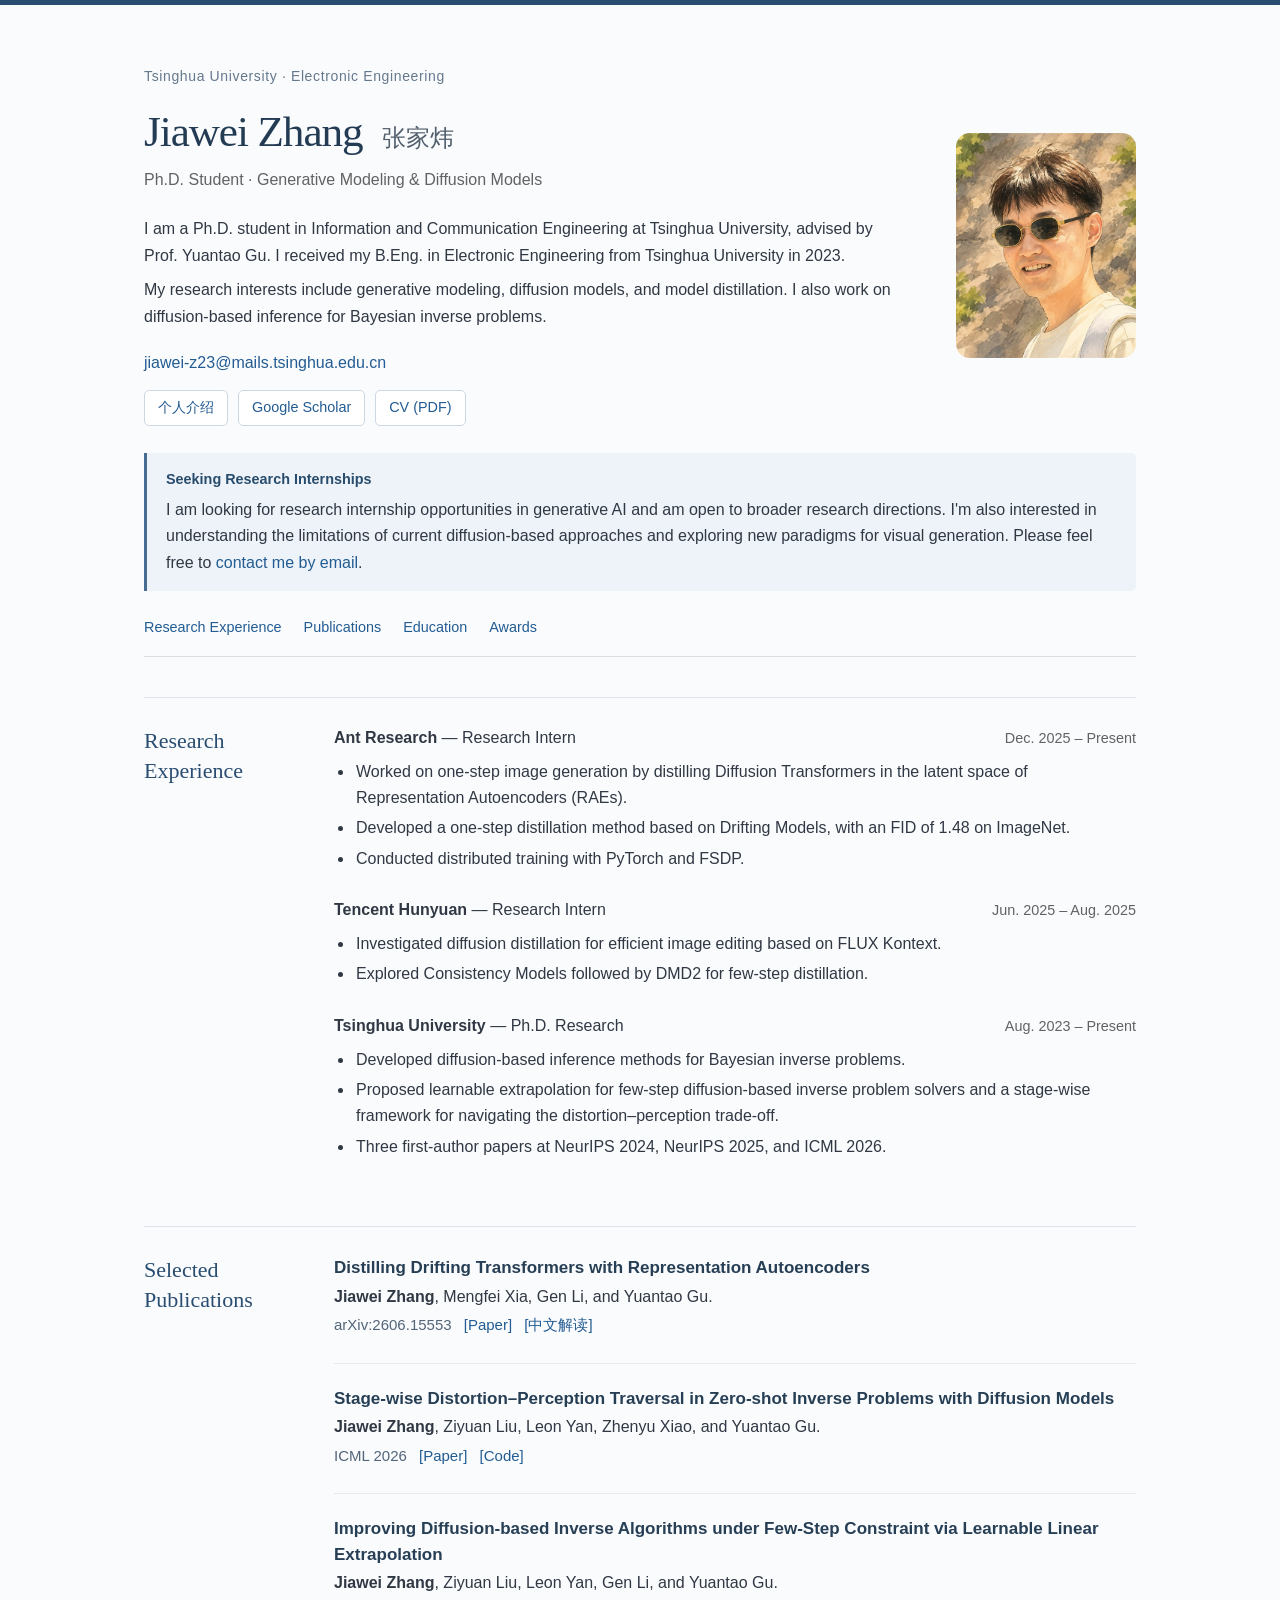
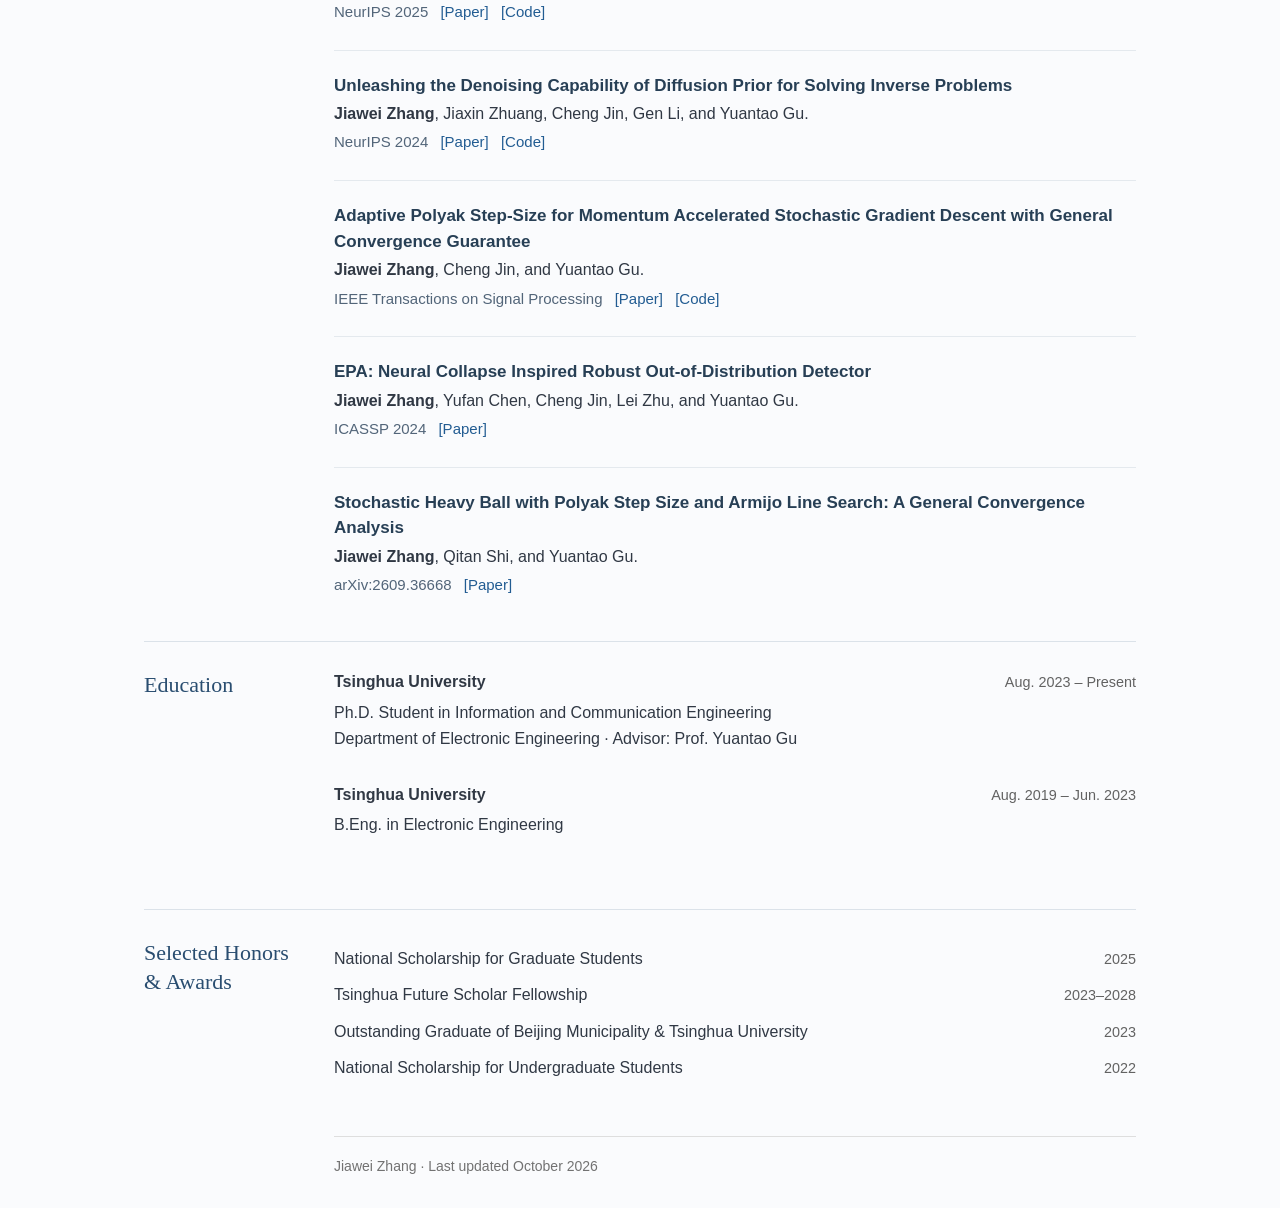
<file: index.html>
<!doctype html>
<html lang="en">
<head>
  <meta charset="utf-8">
  <meta name="viewport" content="width=device-width, initial-scale=1">
  <title>Jiawei Zhang | Tsinghua University</title>
  <meta name="description" content="Jiawei Zhang, Ph.D. student in the Department of Electronic Engineering at Tsinghua University. Research in generative modeling, diffusion models, and model distillation.">
  <link rel="stylesheet" href="styles.css?v=20260907-typography">
</head>
<body>
  <a class="skip-link" href="#main">Skip to content</a>
  <div class="page">
    <header>
      <div class="profile">
        <div class="profile-copy">
          <p class="overline">Tsinghua University · Electronic Engineering</p>
          <h1>Jiawei Zhang <span lang="zh-CN">张家炜</span></h1>
          <p class="affiliation">Ph.D. Student · Generative Modeling &amp; Diffusion Models</p>
          <p>I am a Ph.D. student in Information and Communication Engineering at Tsinghua University, advised by Prof. Yuantao Gu. I received my B.Eng. in Electronic Engineering from Tsinghua University in 2023.</p>
          <p>My research interests include generative modeling, diffusion models, and model distillation. I also work on diffusion-based inference for Bayesian inverse problems.</p>
          <div class="contact"><a href="mailto:jiawei-z23@mails.tsinghua.edu.cn">jiawei-z23@mails.tsinghua.edu.cn</a></div>
          <div class="profile-links">
            <a href="about/" lang="zh-CN">个人介绍</a>
            <a href="https://scholar.google.com/citations?user=m4aFFooAAAAJ&amp;hl=zh-CN">Google Scholar</a>
            <a href="Jiawei_Zhang_CV.pdf?v=20260928">CV (PDF)</a>
          </div>
        </div>
        <img class="portrait" src="portrait-casual.jpg" alt="Watercolor portrait of Jiawei Zhang wearing sunglasses outdoors" width="160" height="200" decoding="async">
      </div>
      <aside class="internship" aria-label="Research internship interests">
        <p class="internship-label">Seeking Research Internships</p>
        <p>I am looking for research internship opportunities in generative AI and am open to broader research directions. I'm also interested in understanding the limitations of current diffusion-based approaches and exploring new paradigms for visual generation. Please feel free to <a href="mailto:jiawei-z23@mails.tsinghua.edu.cn">contact me by email</a>.</p>
      </aside>
      <nav aria-label="Page sections">
        <a href="#experience">Research Experience</a>
        <a href="#publications">Publications</a>
        <a href="#education">Education</a>
        <a href="#awards">Awards</a>
      </nav>
    </header>

    <main id="main">
      <section id="experience" aria-labelledby="experience-heading">
        <h2 id="experience-heading">Research Experience</h2>
        <article class="entry">
          <div class="entry-heading"><h3>Ant Research <span>— Research Intern</span></h3><span class="date">Dec. 2025 – Present</span></div>
          <ul>
            <li>Worked on one-step image generation by distilling Diffusion Transformers in the latent space of Representation Autoencoders (RAEs).</li>
            <li>Developed a one-step distillation method based on Drifting Models, with an FID of 1.48 on ImageNet.</li>
            <li>Conducted distributed training with PyTorch and FSDP.</li>
          </ul>
        </article>
        <article class="entry">
          <div class="entry-heading"><h3>Tencent Hunyuan <span>— Research Intern</span></h3><span class="date">Jun. 2025 – Aug. 2025</span></div>
          <ul>
            <li>Investigated diffusion distillation for efficient image editing based on FLUX Kontext.</li>
            <li>Explored Consistency Models followed by DMD2 for few-step distillation.</li>
          </ul>
        </article>
        <article class="entry">
          <div class="entry-heading"><h3>Tsinghua University <span>— Ph.D. Research</span></h3><span class="date">Aug. 2023 – Present</span></div>
          <ul>
            <li>Developed diffusion-based inference methods for Bayesian inverse problems.</li>
            <li>Proposed learnable extrapolation for few-step diffusion-based inverse problem solvers and a stage-wise framework for navigating the distortion–perception trade-off.</li>
            <li>Three first-author papers at NeurIPS 2024, NeurIPS 2025, and ICML 2026.</li>
          </ul>
        </article>
      </section>

      <section id="publications" aria-labelledby="publications-heading">
        <h2 id="publications-heading">Selected Publications</h2>
        <ol class="publications">
          <li>
            <h3>Distilling Drifting Transformers with Representation Autoencoders</h3>
            <p><strong>Jiawei Zhang</strong>, Mengfei Xia, Gen Li, and Yuantao Gu.</p>
            <p class="venue">arXiv:2606.15553 <a href="https://arxiv.org/abs/2606.15553">[Paper]</a> <a href="drift-rae/">[中文解读]</a></p>
          </li>
          <li>
            <h3>Stage-wise Distortion–Perception Traversal in Zero-shot Inverse Problems with Diffusion Models</h3>
            <p><strong>Jiawei Zhang</strong>, Ziyuan Liu, Leon Yan, Zhenyu Xiao, and Yuantao Gu.</p>
            <p class="venue">ICML 2026 <a href="https://arxiv.org/abs/2605.28711">[Paper]</a> <a href="https://github.com/weigerzan/MAP_RPS">[Code]</a></p>
          </li>
          <li>
            <h3>Improving Diffusion-based Inverse Algorithms under Few-Step Constraint via Learnable Linear Extrapolation</h3>
            <p><strong>Jiawei Zhang</strong>, Ziyuan Liu, Leon Yan, Gen Li, and Yuantao Gu.</p>
            <p class="venue">NeurIPS 2025 <a href="https://arxiv.org/abs/2503.10103">[Paper]</a> <a href="https://github.com/weigerzan/LLE_inverse_problem">[Code]</a></p>
          </li>
          <li>
            <h3>Unleashing the Denoising Capability of Diffusion Prior for Solving Inverse Problems</h3>
            <p><strong>Jiawei Zhang</strong>, Jiaxin Zhuang, Cheng Jin, Gen Li, and Yuantao Gu.</p>
            <p class="venue">NeurIPS 2024 <a href="https://arxiv.org/abs/2406.06959">[Paper]</a> <a href="https://github.com/weigerzan/ProjDiff">[Code]</a></p>
          </li>
          <li>
            <h3>Adaptive Polyak Step-Size for Momentum Accelerated Stochastic Gradient Descent with General Convergence Guarantee</h3>
            <p><strong>Jiawei Zhang</strong>, Cheng Jin, and Yuantao Gu.</p>
            <p class="venue">IEEE Transactions on Signal Processing <a href="https://ieeexplore.ieee.org/document/10836899">[Paper]</a> <a href="https://github.com/weigerzan/SGDM-APS">[Code]</a></p>
          </li>
          <li>
            <h3>EPA: Neural Collapse Inspired Robust Out-of-Distribution Detector</h3>
            <p><strong>Jiawei Zhang</strong>, Yufan Chen, Cheng Jin, Lei Zhu, and Yuantao Gu.</p>
            <p class="venue">ICASSP 2024 <a href="https://arxiv.org/abs/2401.01710">[Paper]</a></p>
          </li>
          <li>
            <h3>Stochastic Heavy Ball with Polyak Step Size and Armijo Line Search: A General Convergence Analysis</h3>
            <p><strong>Jiawei Zhang</strong>, Qitan Shi, and Yuantao Gu.</p>
            <p class="venue">arXiv:2609.36668 <a href="https://arxiv.org/abs/2609.36668">[Paper]</a></p>
          </li>
        </ol>
      </section>

      <section id="education" aria-labelledby="education-heading">
        <h2 id="education-heading">Education</h2>
        <article class="entry">
          <div class="entry-heading"><h3>Tsinghua University</h3><span class="date">Aug. 2023 – Present</span></div>
          <p>Ph.D. Student in Information and Communication Engineering<br>Department of Electronic Engineering · Advisor: Prof. Yuantao Gu</p>
        </article>
        <article class="entry">
          <div class="entry-heading"><h3>Tsinghua University</h3><span class="date">Aug. 2019 – Jun. 2023</span></div>
          <p>B.Eng. in Electronic Engineering</p>
        </article>
      </section>

      <section id="awards" aria-labelledby="awards-heading">
        <h2 id="awards-heading">Selected Honors &amp; Awards</h2>
        <ul class="awards">
          <li><span>National Scholarship for Graduate Students</span><span class="date">2025</span></li>
          <li><span>Tsinghua Future Scholar Fellowship</span><span class="date">2023–2028</span></li>
          <li><span>Outstanding Graduate of Beijing Municipality &amp; Tsinghua University</span><span class="date">2023</span></li>
          <li><span>National Scholarship for Undergraduate Students</span><span class="date">2022</span></li>
        </ul>
      </section>
    </main>
    <footer>Jiawei Zhang · Last updated October 2026</footer>
  </div>
</body>
</html>
</file>
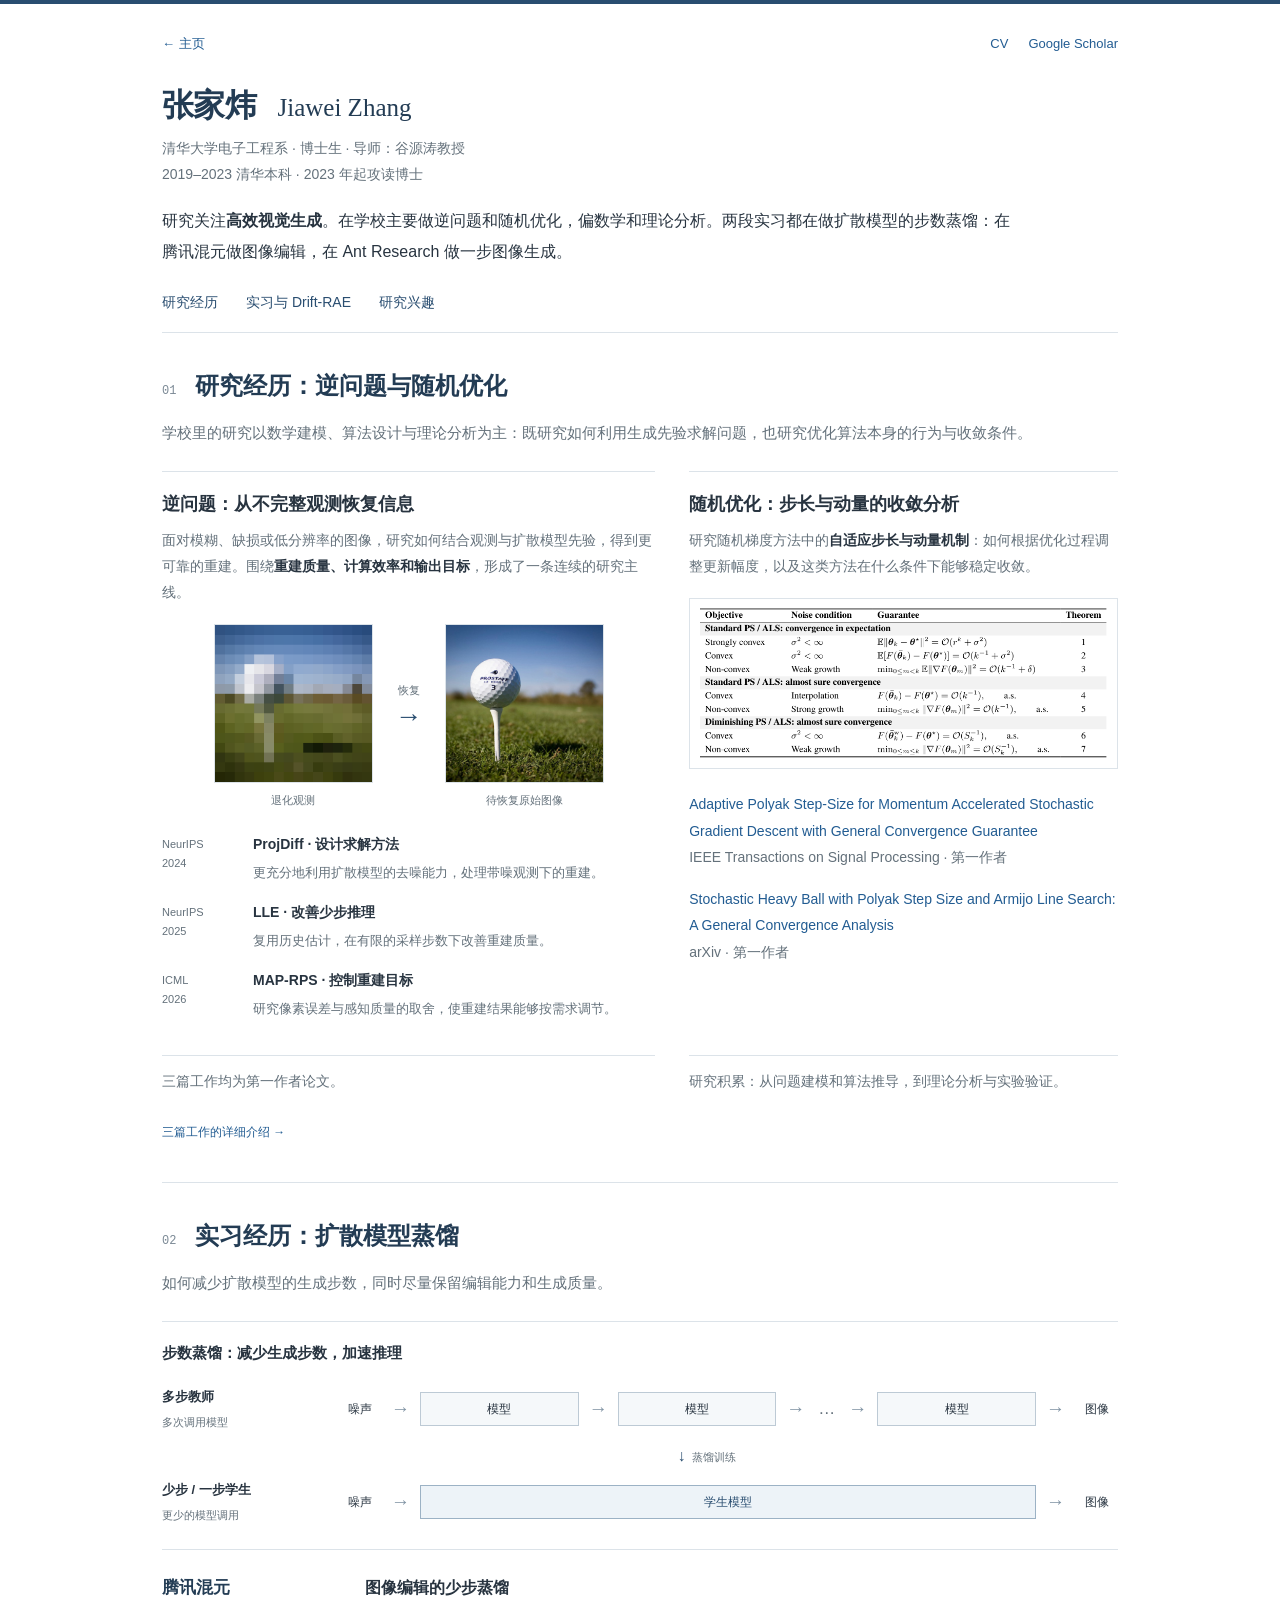
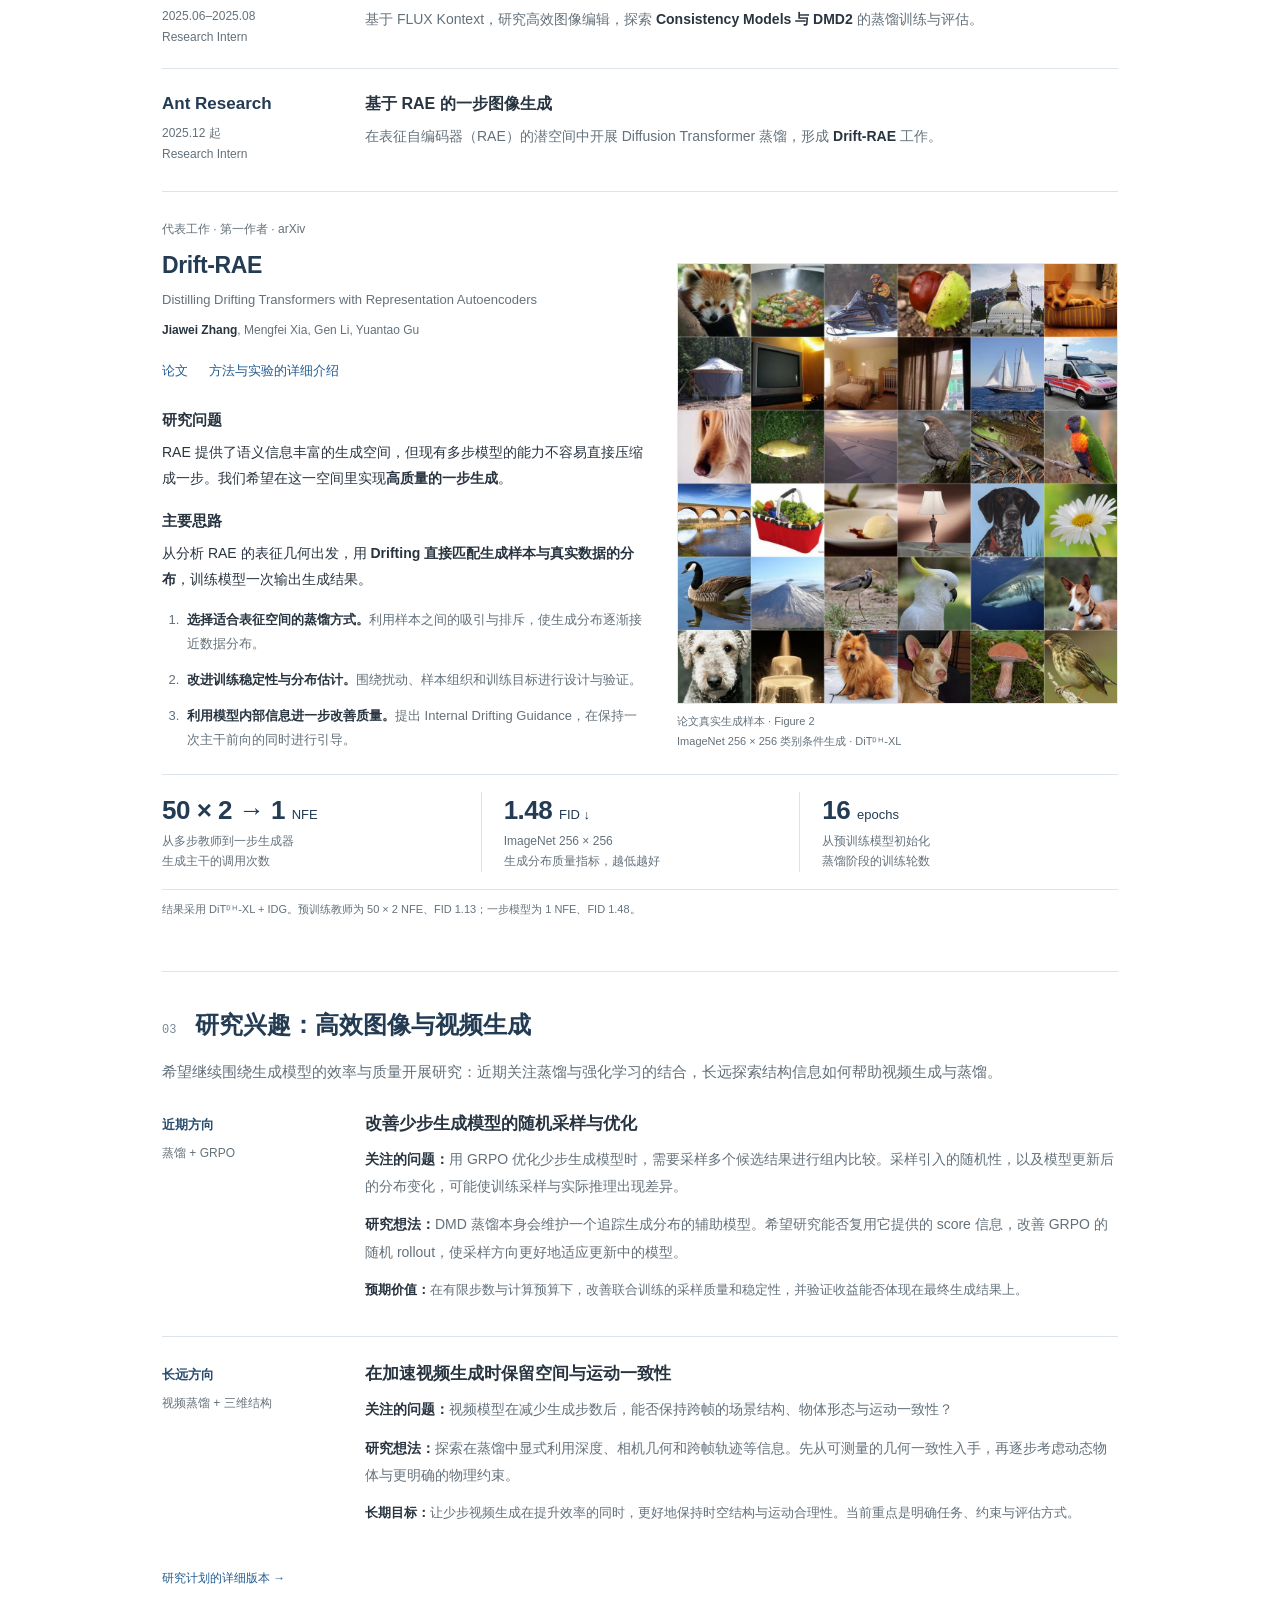
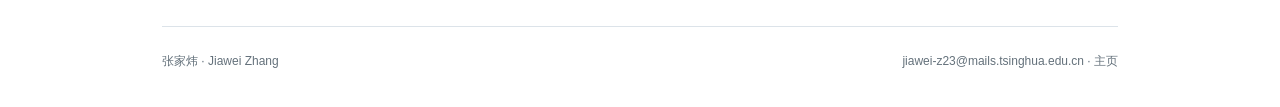
<file: about/index.html>
<!doctype html>
<html lang="zh-CN">
<head>
<meta charset="utf-8">
<meta name="viewport" content="width=device-width, initial-scale=1">
<title>张家炜 Jiawei Zhang · 个人介绍</title>
<meta name="description" content="清华大学张家炜的研究与实习经历：逆问题、随机优化、扩散模型蒸馏与 Drift-RAE，以及高效图像与视频生成的研究兴趣。">
<style>
:root{color-scheme:light;--ink:#283440;--muted:#64717b;--blue:#294d70;--link:#225c92;--line:#dce3e9;--soft:#f4f7fa;--paper:#fff;--sans:-apple-system,BlinkMacSystemFont,'Segoe UI','PingFang SC','Microsoft YaHei',Arial,sans-serif}*{box-sizing:border-box}html{scroll-behavior:smooth;scroll-padding-top:28px}body{margin:0;border-top:4px solid var(--blue);font-family:var(--sans);font-size:16px;line-height:1.85;color:var(--ink);background:var(--paper)}a{color:var(--link);text-decoration:none;text-underline-offset:4px}a:hover{text-decoration:underline}a:focus-visible,summary:focus-visible{outline:2px solid var(--link);outline-offset:5px}.page{max-width:1040px;margin:0 auto;padding:28px 42px 35px}.utility{display:flex;align-items:center;justify-content:space-between;gap:20px;font-size:13px;color:var(--muted)}.utility-links{display:flex;gap:20px}.profile{padding:28px 0 23px}.profile h1{font-size:32px;line-height:1.35;letter-spacing:-.6px;font-weight:600;margin:0 0 9px;color:#233c54}.profile h1 span{font-family:Georgia,'Times New Roman',serif;font-size:25px;font-weight:400;margin-left:13px;letter-spacing:0}.affiliation{font-size:14px;color:var(--muted);margin:0 0 17px}.summary{max-width:860px;font-size:16px;margin:0;line-height:1.95}.profile strong{font-weight:600}nav{display:flex;gap:28px;flex-wrap:wrap;padding:0 0 16px;border-bottom:1px solid var(--line);font-size:14px}nav a{color:var(--blue)}section.chapter{padding:35px 0 37px;border-bottom:1px solid var(--line)}.section-heading{display:flex;gap:19px;align-items:baseline;margin-bottom:15px}.section-no{font:12px Consolas,monospace;color:#7b8995}h2{font-size:24px;line-height:1.5;font-weight:600;letter-spacing:0;margin:0;color:#233c54}h3{font-size:18px;font-weight:600;line-height:1.6;margin:0 0 9px}p{margin:0 0 14px}.section-intro{color:var(--muted);font-size:15px;margin-bottom:24px;max-width:900px}.research-grid{display:grid;grid-template-columns:1.15fr 1fr;gap:34px}.research-line{padding-top:18px;border-top:1px solid var(--line);min-width:0}.research-line p{font-size:14px;color:var(--muted)}.research-line strong{color:var(--ink);font-weight:600}.progression{list-style:none;margin:18px 0 0;padding:0}.progression li{display:grid;grid-template-columns:78px 1fr;gap:13px;margin-bottom:16px}.progression .venue{font-size:11px;color:var(--muted);padding-top:3px;line-height:1.7}.progression b{font-size:14px;font-weight:600;display:block}.progression p{font-size:13px;line-height:1.8;margin:3px 0 0}.paper-note{font-size:12px;color:var(--muted);margin:15px 0 0;line-height:1.9}.text-link{font-size:12px;display:inline-block;margin-top:13px}.evidence{font-size:13px;color:var(--muted);line-height:1.8;padding-top:13px;border-top:1px solid var(--line);margin-top:18px}.internship{display:grid;grid-template-columns:175px minmax(0,1fr);column-gap:28px;padding:22px 0;border-top:1px solid var(--line)}.internship:first-of-type{padding-top:0;border-top:0}.company{font-size:17px;font-weight:600;color:#233c54;line-height:1.5}.date{display:block;font-size:12px;color:var(--muted);margin-top:7px;font-weight:400}.role{display:block;font-size:12px;color:var(--muted);margin-top:3px;font-weight:400}.intern-copy h3{font-size:16px;margin-bottom:7px}.intern-copy p{font-size:14px;color:var(--muted);margin:0 0 8px}.intern-copy strong{color:var(--ink);font-weight:600}.project{border-top:1px solid var(--line);padding-top:26px;margin-top:6px}.project-label{font-size:12px;color:var(--muted);margin-bottom:7px}.project h3{font-size:23px;color:#233c54;letter-spacing:-.4px;margin:0 0 4px}.paper-title{font-size:13px;color:var(--muted);margin:0 0 7px}.authors{font-size:12px;color:var(--muted);margin:0 0 18px}.authors strong{color:var(--ink);font-weight:600}.paper-links{display:flex;gap:21px;flex-wrap:wrap;font-size:13px;margin:0 0 23px}.project-grid{display:grid;grid-template-columns:1.1fr 1fr;gap:30px;align-items:start}.project-copy p:not(.paper-title):not(.authors){font-size:14px;line-height:1.9;margin-bottom:15px}.project-copy strong{font-weight:600}.project-copy h4{font-size:15px;margin:0 0 5px;font-weight:600}.method-list{padding-left:21px;margin:10px 0 0;font-size:13px;color:var(--muted)}.method-list li{padding-left:4px;margin:0 0 12px}.method-list strong{color:var(--ink);font-weight:600}.method-list li:last-child{margin-bottom:0}.samples{margin:0;min-width:0;align-self:end}.samples a{display:block}.samples img{display:block;width:100%;height:auto;border:1px solid #e3e8ed}.samples figcaption{font-size:11px;color:var(--muted);margin-top:8px;line-height:1.8}.results{display:grid;grid-template-columns:1fr 1fr 1fr;border-top:1px solid var(--line);border-bottom:1px solid var(--line);padding:17px 0;margin-top:22px}.stat{padding:0 22px;border-left:1px solid var(--line)}.stat:first-child{padding-left:0;border-left:0}.stat b{display:block;font-size:26px;line-height:1.4;font-weight:550;color:#233c54;letter-spacing:-.5px}.stat small{font-size:13px;letter-spacing:0;font-weight:400}.stat span{font-size:12px;color:var(--muted);display:block;margin-top:4px;line-height:1.65}.result-note{font-size:11px;color:var(--muted);margin-top:10px;line-height:1.8}.contribution{margin-top:21px;font-size:14px;padding-left:17px;border-left:2px solid #b6c7d5}.contribution p{margin:0}.contribution strong{font-weight:600}.interest{display:grid;grid-template-columns:175px minmax(0,1fr);gap:28px;padding:23px 0;border-top:1px solid var(--line)}.interest:first-of-type{border-top:0;padding-top:0}.horizon{font-size:13px;color:var(--blue);padding-top:3px;font-weight:600}.horizon span{display:block;font-size:12px;color:var(--muted);font-weight:400;line-height:1.7;margin-top:6px}.interest h3{font-size:17px}.interest p{font-size:14px;line-height:1.95;color:var(--muted);margin-bottom:11px}.interest strong{color:var(--ink);font-weight:600}.interest .next-step{font-size:13px}.interest-links{font-size:12px;padding-top:7px;color:var(--muted)}.closing{padding:17px 0 0;margin:0;font-size:14px;line-height:1.9;color:var(--muted);border-top:1px solid var(--line)}footer{display:flex;justify-content:space-between;gap:20px;font-size:12px;color:var(--muted);padding:23px 0 0}footer a{color:var(--muted)}.skip{position:absolute;left:12px;top:-100px}.skip:focus{top:12px;background:white;padding:10px;z-index:20}
@media(max-width:800px){.page{padding:24px 26px 30px}.research-grid{gap:25px}.project-grid{grid-template-columns:1fr 1fr;gap:23px}.internship,.interest{grid-template-columns:145px minmax(0,1fr);gap:22px}h2{font-size:22px}.profile h1{font-size:30px}.summary{font-size:15px}.stat{padding:0 15px}}
@media(max-width:620px){.page{padding:21px 19px 27px}.utility{font-size:12px}.utility-links{gap:14px}.profile{padding:25px 0 21px}.profile h1{font-size:29px}.profile h1 span{font-size:21px;margin-left:9px}.affiliation{font-size:12px;line-height:1.9}.summary{font-size:14px}.research-grid,.project-grid{grid-template-columns:1fr;gap:24px}.internship,.interest{grid-template-columns:1fr;gap:13px}.company{font-size:16px}.date,.role{display:inline-block;margin:0 0 0 12px;font-size:11px}.internship{padding:20px 0}.intern-copy h3{font-size:15px}.interest{padding:22px 0}.horizon{font-size:13px}.horizon span{display:inline;margin-left:12px;font-size:11px}.section-heading{gap:12px}h2{font-size:20px}.section-no{font-size:11px}.section-intro{font-size:14px}.project h3{font-size:22px}.stat{padding:0 11px}.stat b{font-size:22px}.stat span{font-size:11px}.stat small{font-size:11px}.samples{max-width:450px;margin:0 auto}.method-list{font-size:13px}.progression li{grid-template-columns:74px 1fr;gap:10px}nav{gap:11px 23px;font-size:13px}section.chapter{padding:29px 0 31px}footer{display:block;font-size:11px}footer span{display:block;margin-top:4px}}
@media(prefers-reduced-motion:reduce){html{scroll-behavior:auto}}
@media print{body{border:0;background:white;font-size:11px}.page{max-width:none;padding:0}.utility,nav,.skip{display:none}.profile{padding:0 0 18px}.profile h1{font-size:25px}.summary,.section-intro{font-size:11px}section.chapter{padding:20px 0}.section-heading{break-after:avoid}h2{font-size:18px}h3{break-after:avoid}.research-grid{gap:24px}.research-line p,.intern-copy p,.project-copy p,.interest p{font-size:11px}.internship,.interest{grid-template-columns:125px 1fr;gap:20px;break-inside:avoid}.project-grid{grid-template-columns:1.1fr 1fr;gap:20px}.results{break-inside:avoid}.paper-note,.evidence,.authors,.paper-links,.method-list,.result-note,.next-step{font-size:10px!important}.samples{break-inside:avoid}a{color:inherit}.stat b{font-size:22px}.stat span{font-size:10px}.closing{font-size:11px}footer{font-size:10px}}
.research-figure{margin:18px 0 22px}.research-figure figcaption{font-size:11px;color:var(--muted);line-height:1.8;margin-top:10px}.research-figure figcaption strong{color:var(--ink);font-weight:600}.inverse-example{display:grid;grid-template-columns:minmax(0,1fr) 48px minmax(0,1fr);align-items:center;gap:12px;max-width:390px;margin:0 auto}.inverse-example img{width:100%;height:auto;display:block;aspect-ratio:1;border:1px solid var(--line)}.inverse-example>div>span{display:block;font-size:11px;text-align:center;margin-top:7px;color:var(--muted)}.inverse-arrow{align-self:center;padding-bottom:20px;text-align:center}.inverse-arrow b{display:block;font-size:27px;font-weight:400;line-height:1.25;color:var(--blue)}.inverse-example .inverse-arrow span{font-size:11px;margin:0}.theory-figure>a{display:block;border:1px solid var(--line);padding:7px;background:#fff}.theory-figure img{display:block;width:100%;height:auto}.theory-figure a:hover{border-color:#98adbf}.theory-figure figcaption a{white-space:nowrap}@media(max-width:620px){.inverse-example{max-width:370px;gap:10px;grid-template-columns:minmax(0,1fr) 40px minmax(0,1fr)}.theory-figure img{min-width:0}}@media print{.research-figure{break-inside:avoid}.research-figure figcaption{font-size:9px}.inverse-example{max-width:275px}}
.step-distillation{margin:0 0 25px;padding:19px 0 23px;border-top:1px solid var(--line);border-bottom:1px solid var(--line)}.step-distillation h3{font-size:15px;font-weight:600;margin:0 0 20px}.rollout-row{display:grid;grid-template-columns:152px minmax(0,1fr);gap:24px;align-items:center}.rollout-label{font-size:13px;color:var(--ink);font-weight:600}.rollout-label small{display:block;font-size:11px;font-weight:400;color:var(--muted);margin-top:3px}.rollout-track{display:flex;gap:10px;align-items:center;min-width:0}.rollout-model{flex:1;min-width:0;border:1px solid #bdcad5;background:#f5f8fa;padding:7px 10px;text-align:center;font-size:12px;line-height:1.5}.rollout-end{flex:0 0 43px;text-align:center;font-size:12px}.rollout-arrow{color:#8295a5;font-size:19px;line-height:1;flex:0 0 auto}.rollout-ellipsis{font-size:17px;color:var(--muted);padding:0 3px}.rollout-transfer{font-size:11px;color:var(--muted);margin:8px 43px 8px 176px;text-align:center}.rollout-transfer span{font-size:16px;color:var(--blue);margin-right:6px}.student-track .rollout-model{background:#edf3f8;border-color:#9cb2c5;color:var(--blue)}@media(max-width:620px){.step-distillation{padding:17px 0 21px}.step-distillation h3{font-size:14px;margin-bottom:16px}.rollout-row{grid-template-columns:1fr;gap:9px}.rollout-label{font-size:12px}.rollout-label small{display:inline;margin-left:12px;font-size:10px}.rollout-track{gap:5px}.rollout-end{flex-basis:29px;font-size:11px}.rollout-model{font-size:11px;padding:7px 4px}.rollout-arrow{font-size:16px}.rollout-ellipsis{font-size:15px;padding:0}.rollout-transfer{margin:9px 0;text-align:center}.student-track .rollout-model{flex:0 1 90px}.student-track{justify-content:space-between}}@media print{.step-distillation{break-inside:avoid}.rollout-label,.rollout-model,.rollout-end{font-size:10px}}
.research-grid{grid-template-rows:auto auto;row-gap:0}.research-line{display:grid;grid-template-rows:subgrid;grid-row:span 2}.research-body{min-width:0}.research-footer{min-width:0}.research-footer .evidence{margin-top:18px}@media(max-width:620px){.research-grid{grid-template-rows:none;row-gap:24px}.research-line{grid-template-rows:auto auto;grid-row:auto}}
</style>
</head>
<body>
<a class="skip" href="#main">跳到正文</a>
<div class="page">
<header>
  <div class="utility"><a href="../index.html">← 主页</a><div class="utility-links"><a href="../Jiawei_Zhang_CV.pdf">CV</a><a href="https://scholar.google.com/citations?user=m4aFFooAAAAJ&amp;hl=zh-CN">Google Scholar</a></div></div>
  <div class="profile">
    <h1>张家炜 <span>Jiawei Zhang</span></h1>
    <p class="affiliation">清华大学电子工程系 · 博士生 · 导师：谷源涛教授<br>2019–2023 清华本科 · 2023 年起攻读博士</p>
    <p class="summary">研究关注<strong>高效视觉生成</strong>。在学校主要做逆问题和随机优化，偏数学和理论分析。两段实习都在做扩散模型的步数蒸馏：在腾讯混元做图像编辑，在 Ant Research 做一步图像生成。</p>
  </div>
  <nav aria-label="个人介绍章节"><a href="#research">研究经历</a><a href="#internships">实习与 Drift-RAE</a><a href="#interests">研究兴趣</a></nav>
</header>
<main id="main">
<section class="chapter" id="research" aria-labelledby="research-title">
  <div class="section-heading"><span class="section-no">01</span><h2 id="research-title">研究经历：逆问题与随机优化</h2></div>
  <p class="section-intro">学校里的研究以数学建模、算法设计与理论分析为主：既研究如何利用生成先验求解问题，也研究优化算法本身的行为与收敛条件。</p>
  <div class="research-grid">
    <article class="research-line">
      <div class="research-body">
      <h3>逆问题：从不完整观测恢复信息</h3>
      <p>面对模糊、缺损或低分辨率的图像，研究如何结合观测与扩散模型先验，得到更可靠的重建。围绕<strong>重建质量、计算效率和输出目标</strong>，形成了一条连续的研究主线。</p>
      <figure class="research-figure inverse-figure">
        <div class="inverse-example" role="img" aria-label="逆问题示意：从退化观测恢复原始图像。">
          <div><img src="assets/inverse-observation.png" width="256" height="256" alt="退化观测：像素化的高尔夫球图像。" decoding="async"><span>退化观测</span></div>
          <div class="inverse-arrow"><span>恢复</span><b aria-hidden="true">→</b></div>
          <div><img src="assets/inverse-target.png" width="256" height="256" alt="待恢复原始图像：清晰的高尔夫球。" decoding="async"><span>待恢复原始图像</span></div>
        </div>
      </figure>
      <ol class="progression">
        <li><span class="venue">NeurIPS<br>2024</span><div><b>ProjDiff · 设计求解方法</b><p>更充分地利用扩散模型的去噪能力，处理带噪观测下的重建。</p></div></li>
        <li><span class="venue">NeurIPS<br>2025</span><div><b>LLE · 改善少步推理</b><p>复用历史估计，在有限的采样步数下改善重建质量。</p></div></li>
        <li><span class="venue">ICML<br>2026</span><div><b>MAP-RPS · 控制重建目标</b><p>研究像素误差与感知质量的取舍，使重建结果能够按需求调节。</p></div></li>
      </ol>
      </div>
      <div class="research-footer">
      <p class="evidence">三篇工作均为第一作者论文。</p>
      <a class="text-link" href="../inverse-problems/index.html">三篇工作的详细介绍 →</a>
      </div>
    </article>
    <article class="research-line">
      <div class="research-body">
      <h3>随机优化：步长与动量的收敛分析</h3>
      <p>研究随机梯度方法中的<strong>自适应步长与动量机制</strong>：如何根据优化过程调整更新幅度，以及这类方法在什么条件下能够稳定收敛。</p>
      <figure class="research-figure theory-figure">
        <a href="assets/shb-theory-table.png" aria-label="放大查看随机重球优化论文 Table 1 的理论结果汇总"><img src="assets/shb-theory-table.png" width="1610" height="606" alt="论文 Table 1：强凸、凸和非凸目标下，使用 Polyak 步长和 Armijo 线搜索的随机重球方法的收敛结果，包含定理 1 至 7。" decoding="async"></a>
      </figure>
      <p class="paper-note"><a href="https://ieeexplore.ieee.org/document/10836899">Adaptive Polyak Step-Size for Momentum Accelerated Stochastic Gradient Descent with General Convergence Guarantee</a><br>IEEE Transactions on Signal Processing · 第一作者</p>
      <p class="paper-note"><a href="https://arxiv.org/abs/2609.36668">Stochastic Heavy Ball with Polyak Step Size and Armijo Line Search: A General Convergence Analysis</a><br>arXiv · 第一作者</p>
      </div>
      <div class="research-footer">
      <p class="evidence">研究积累：从问题建模和算法推导，到理论分析与实验验证。</p>
      </div>
    </article>
  </div>
</section>
<section class="chapter" id="internships" aria-labelledby="internships-title">
  <div class="section-heading"><span class="section-no">02</span><h2 id="internships-title">实习经历：扩散模型蒸馏</h2></div>
  <p class="section-intro">如何减少扩散模型的生成步数，同时尽量保留编辑能力和生成质量。</p>
  <figure class="step-distillation" aria-labelledby="step-distillation-title">
    <h3 id="step-distillation-title">步数蒸馏：减少生成步数，加速推理</h3>
    <div class="rollout-row">
      <div class="rollout-label">多步教师<small>多次调用模型</small></div>
      <div class="rollout-track" aria-label="教师推理：从噪声开始，多次调用模型，逐步生成图像。">
        <span class="rollout-end">噪声</span><span class="rollout-arrow" aria-hidden="true">→</span>
        <span class="rollout-model">模型</span><span class="rollout-arrow" aria-hidden="true">→</span>
        <span class="rollout-model">模型</span><span class="rollout-arrow" aria-hidden="true">→</span>
        <span class="rollout-ellipsis" aria-hidden="true">…</span><span class="rollout-arrow" aria-hidden="true">→</span>
        <span class="rollout-model">模型</span><span class="rollout-arrow" aria-hidden="true">→</span><span class="rollout-end">图像</span>
      </div>
    </div>
    <div class="rollout-transfer"><span aria-hidden="true">↓</span>蒸馏训练</div>
    <div class="rollout-row">
      <div class="rollout-label">少步 / 一步学生<small>更少的模型调用</small></div>
      <div class="rollout-track student-track" aria-label="蒸馏后推理：从噪声开始，以更少的模型调用生成图像，实现推理加速。">
        <span class="rollout-end">噪声</span><span class="rollout-arrow" aria-hidden="true">→</span><span class="rollout-model">学生模型</span><span class="rollout-arrow" aria-hidden="true">→</span><span class="rollout-end">图像</span>
      </div>
    </div>
  </figure>
  <article class="internship">
    <div class="company">腾讯混元<span class="date">2025.06–2025.08</span><span class="role">Research Intern</span></div>
    <div class="intern-copy"><h3>图像编辑的少步蒸馏</h3><p>基于 FLUX Kontext，研究高效图像编辑，探索 <strong>Consistency Models 与 DMD2</strong> 的蒸馏训练与评估。</p></div>
  </article>
  <article class="internship">
    <div class="company">Ant Research<span class="date">2025.12 起</span><span class="role">Research Intern</span></div>
    <div class="intern-copy"><h3>基于 RAE 的一步图像生成</h3><p>在表征自编码器（RAE）的潜空间中开展 Diffusion Transformer 蒸馏，形成 <strong>Drift-RAE</strong> 工作。</p></div>
  </article>
  <article class="project" id="drift-rae" aria-labelledby="drift-title">
    <p class="project-label">代表工作 · 第一作者 · arXiv</p>
    <div class="project-grid">
      <div class="project-copy">
        <h3 id="drift-title">Drift-RAE</h3>
        <p class="paper-title">Distilling Drifting Transformers with Representation Autoencoders</p>
        <p class="authors"><strong>Jiawei Zhang</strong>, Mengfei Xia, Gen Li, Yuantao Gu</p>
        <div class="paper-links"><a href="https://arxiv.org/abs/2606.15553">论文</a><a href="../drift-rae/index.html">方法与实验的详细介绍</a></div>
        <h4>研究问题</h4>
        <p>RAE 提供了语义信息丰富的生成空间，但现有多步模型的能力不容易直接压缩成一步。我们希望在这一空间里实现<strong>高质量的一步生成</strong>。</p>
        <h4>主要思路</h4>
        <p>从分析 RAE 的表征几何出发，用 <strong>Drifting 直接匹配生成样本与真实数据的分布</strong>，训练模型一次输出生成结果。</p>
        <ol class="method-list">
          <li><strong>选择适合表征空间的蒸馏方式。</strong>利用样本之间的吸引与排斥，使生成分布逐渐接近数据分布。</li>
          <li><strong>改进训练稳定性与分布估计。</strong>围绕扰动、样本组织和训练目标进行设计与验证。</li>
          <li><strong>利用模型内部信息进一步改善质量。</strong>提出 Internal Drifting Guidance，在保持一次主干前向的同时进行引导。</li>
        </ol>
      </div>
      <figure class="samples"><a href="assets/drift-rae-samples.webp" aria-label="查看 Drift-RAE 论文生成样本大图"><img src="assets/drift-rae-samples.webp" width="1200" height="1200" alt="Drift-RAE 论文 Figure 2 中的一步生成结果，包含动物、物品、食物与自然场景。" decoding="async"></a><figcaption>论文真实生成样本 · Figure 2<br>ImageNet 256 × 256 类别条件生成 · DiTᴰᴴ-XL</figcaption></figure>
    </div>
    <div class="results" aria-label="Drift-RAE 主要结果">
      <div class="stat"><b>50 × 2 → 1 <small>NFE</small></b><span>从多步教师到一步生成器<br>生成主干的调用次数</span></div>
      <div class="stat"><b>1.48 <small>FID ↓</small></b><span>ImageNet 256 × 256<br>生成分布质量指标，越低越好</span></div>
      <div class="stat"><b>16 <small>epochs</small></b><span>从预训练模型初始化<br>蒸馏阶段的训练轮数</span></div>
    </div>
    <p class="result-note">结果采用 DiTᴰᴴ-XL + IDG。预训练教师为 50 × 2 NFE、FID 1.13；一步模型为 1 NFE、FID 1.48。</p>
  </article>
</section>
<section class="chapter" id="interests" aria-labelledby="interests-title">
  <div class="section-heading"><span class="section-no">03</span><h2 id="interests-title">研究兴趣：高效图像与视频生成</h2></div>
  <p class="section-intro">希望继续围绕生成模型的效率与质量开展研究：近期关注蒸馏与强化学习的结合，长远探索结构信息如何帮助视频生成与蒸馏。</p>
  <article class="interest">
    <div class="horizon">近期方向<span>蒸馏 + GRPO</span></div>
    <div><h3>改善少步生成模型的随机采样与优化</h3><p><strong>关注的问题：</strong>用 GRPO 优化少步生成模型时，需要采样多个候选结果进行组内比较。采样引入的随机性，以及模型更新后的分布变化，可能使训练采样与实际推理出现差异。</p><p><strong>研究想法：</strong>DMD 蒸馏本身会维护一个追踪生成分布的辅助模型。希望研究能否复用它提供的 score 信息，改善 GRPO 的随机 rollout，使采样方向更好地适应更新中的模型。</p><p class="next-step"><strong>预期价值：</strong>在有限步数与计算预算下，改善联合训练的采样质量和稳定性，并验证收益能否体现在最终生成结果上。</p></div>
  </article>
  <article class="interest">
    <div class="horizon">长远方向<span>视频蒸馏 + 三维结构</span></div>
    <div><h3>在加速视频生成时保留空间与运动一致性</h3><p><strong>关注的问题：</strong>视频模型在减少生成步数后，能否保持跨帧的场景结构、物体形态与运动一致性？</p><p><strong>研究想法：</strong>探索在蒸馏中显式利用深度、相机几何和跨帧轨迹等信息。先从可测量的几何一致性入手，再逐步考虑动态物体与更明确的物理约束。</p><p class="next-step"><strong>长期目标：</strong>让少步视频生成在提升效率的同时，更好地保持时空结构与运动合理性。当前重点是明确任务、约束与评估方式。</p></div>
  </article>
  <div class="interest-links"><a href="../research-plan/index.html">研究计划的详细版本 →</a></div>
</section>
</main>
<footer><span>张家炜 · Jiawei Zhang</span><span><a href="mailto:jiawei-z23@mails.tsinghua.edu.cn">jiawei-z23@mails.tsinghua.edu.cn</a> · <a href="../index.html">主页</a></span></footer>
</div>
</body>
</html>
</file>
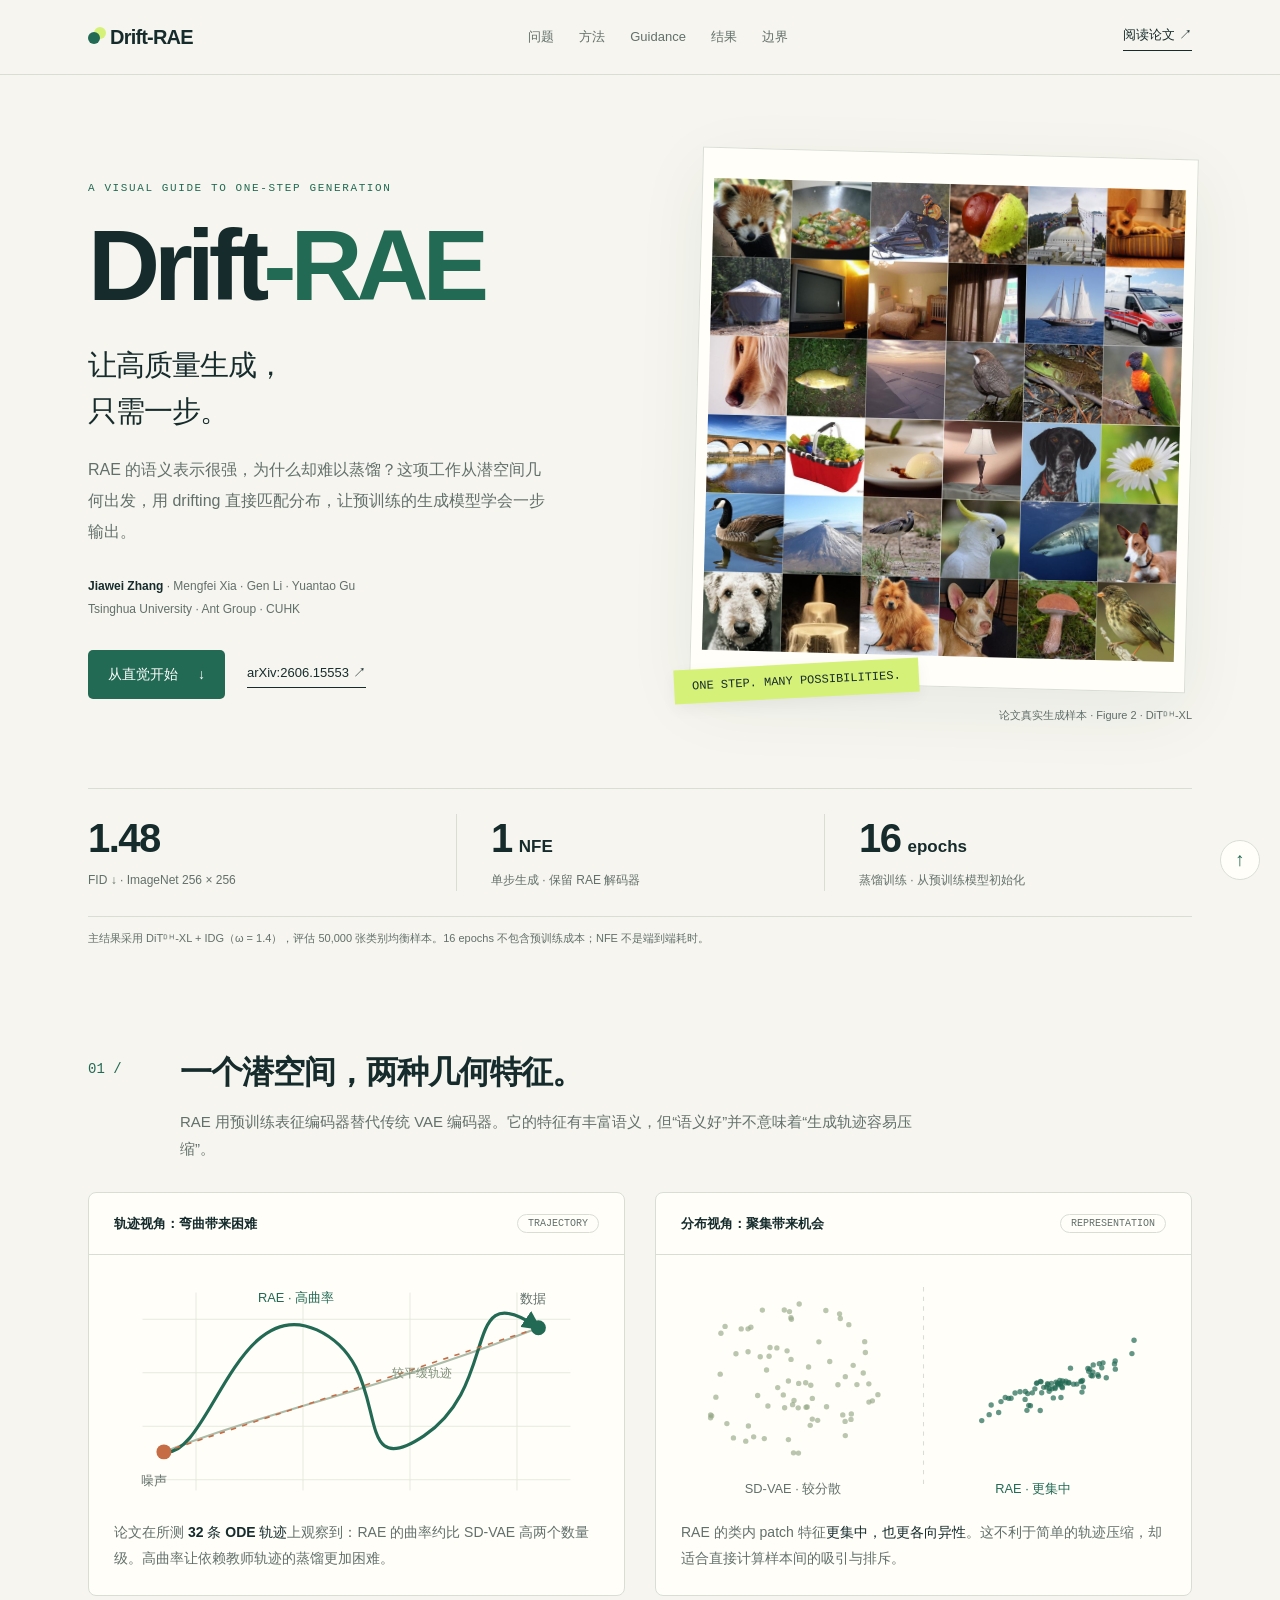
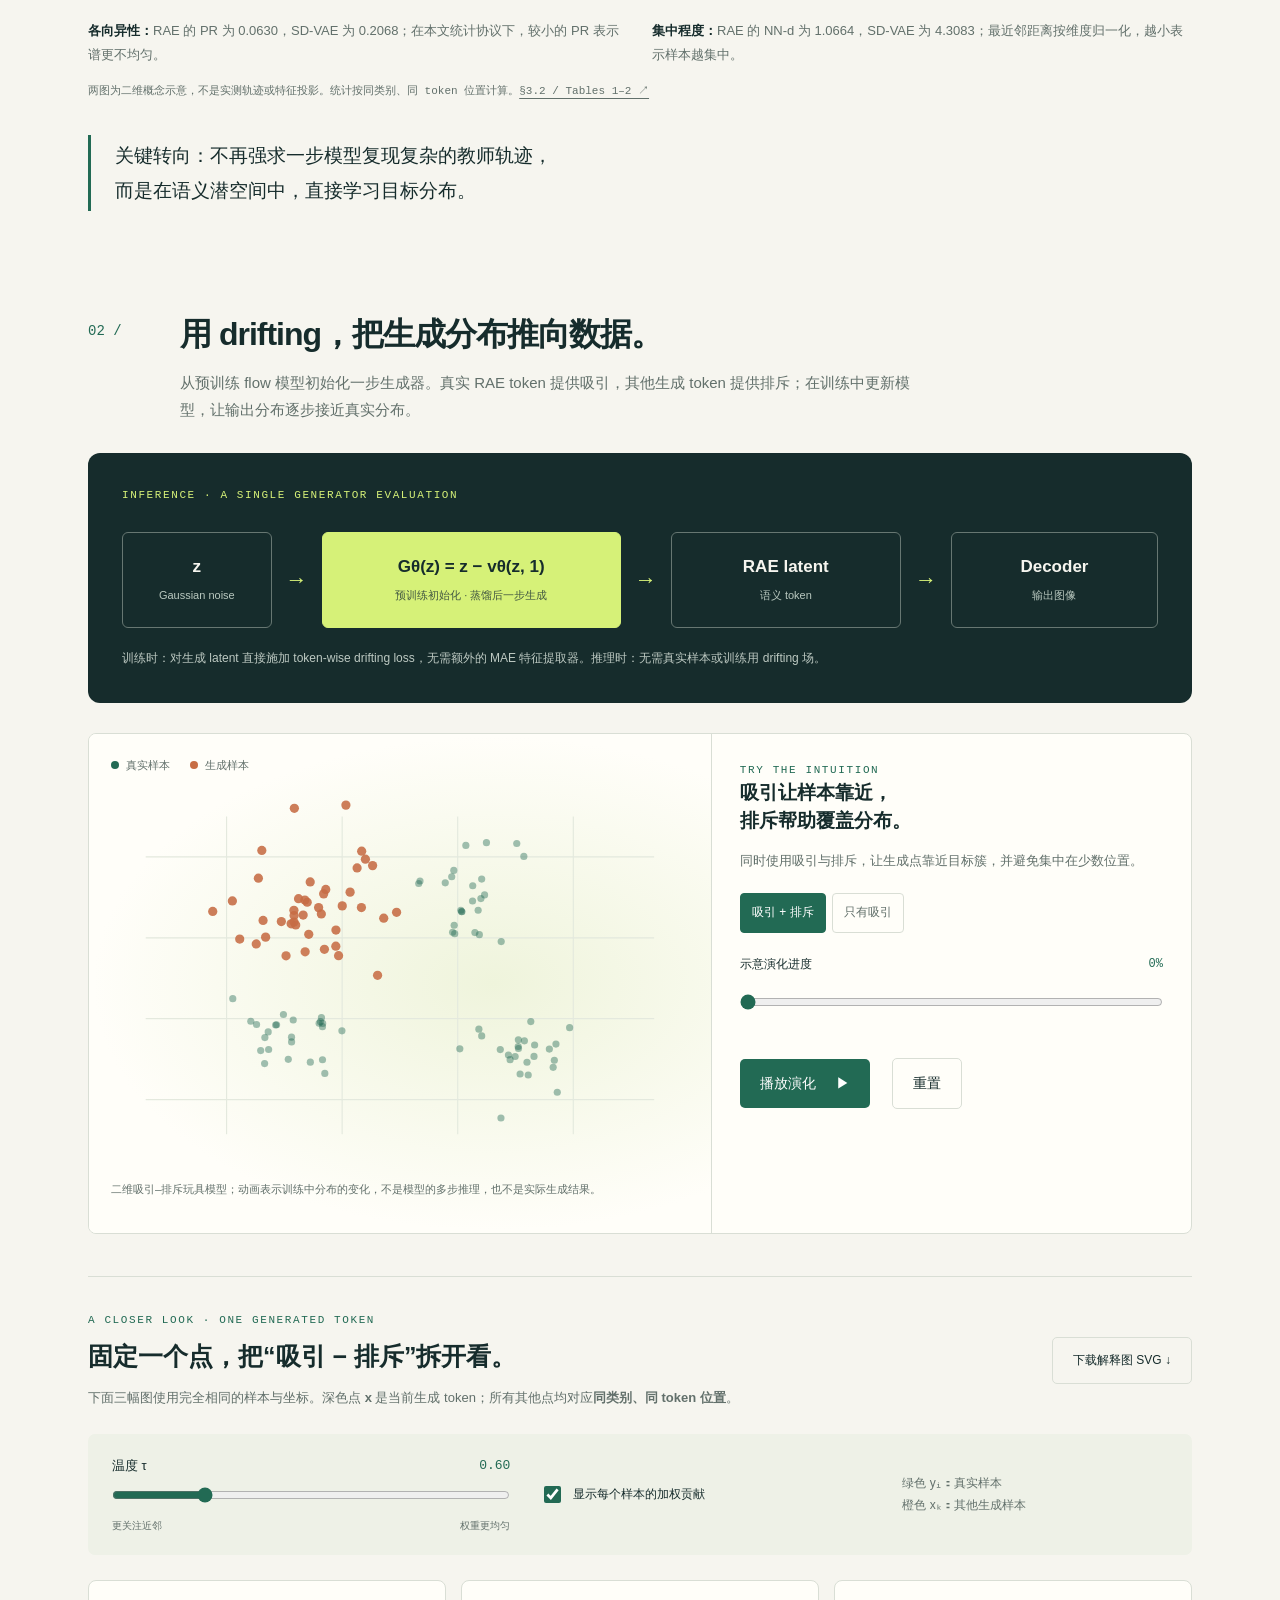
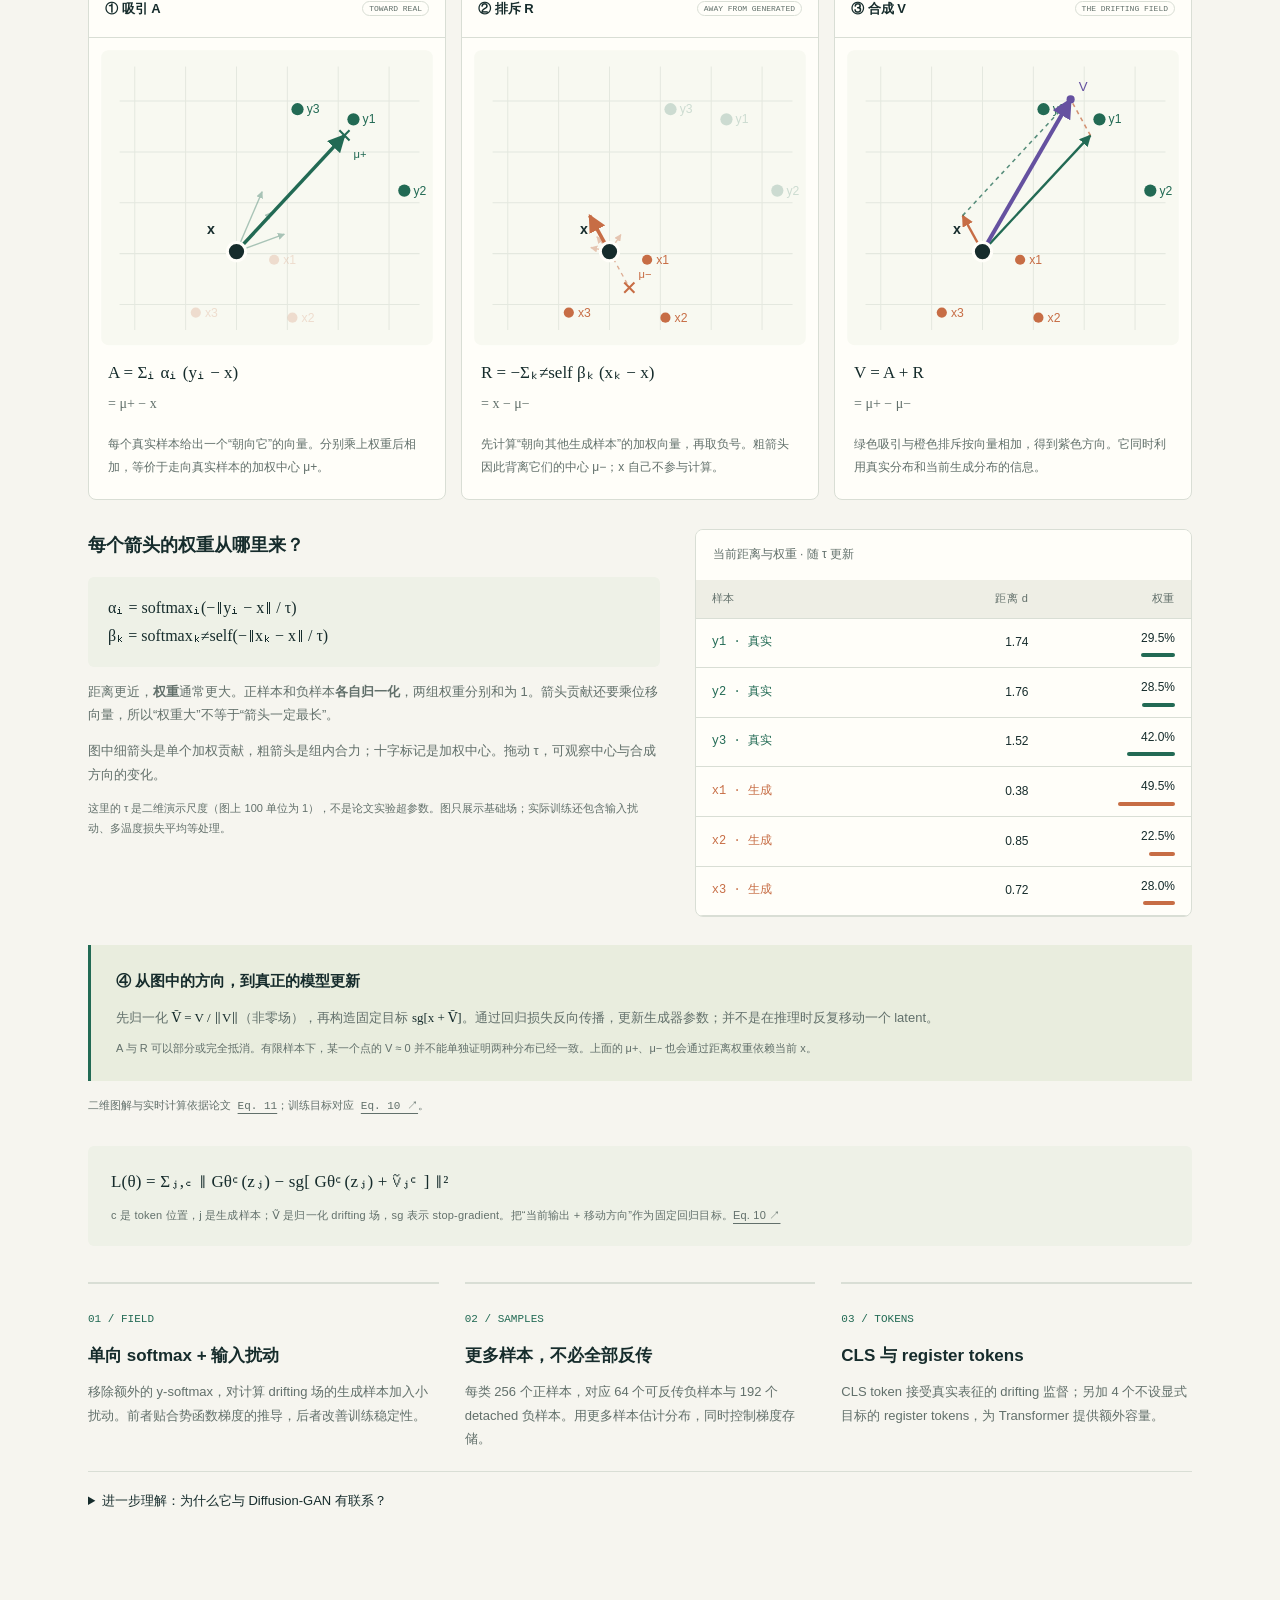
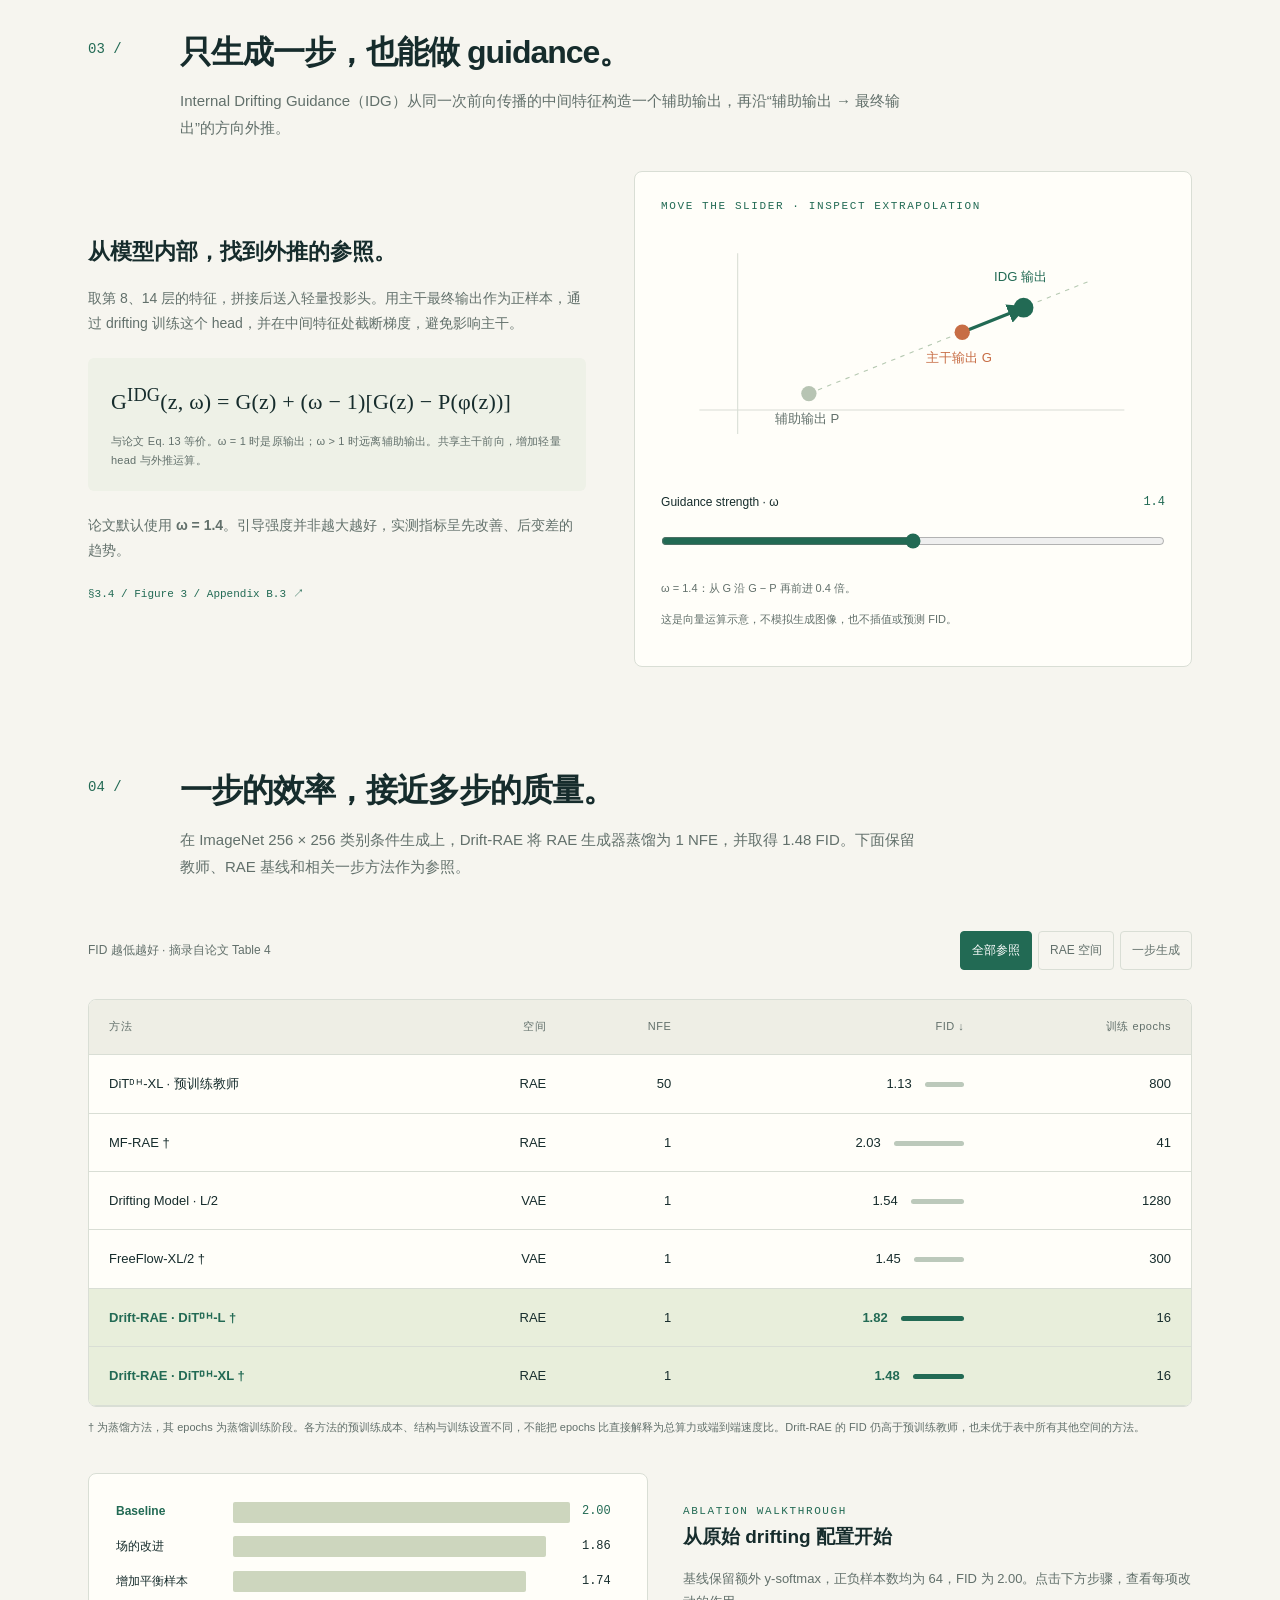
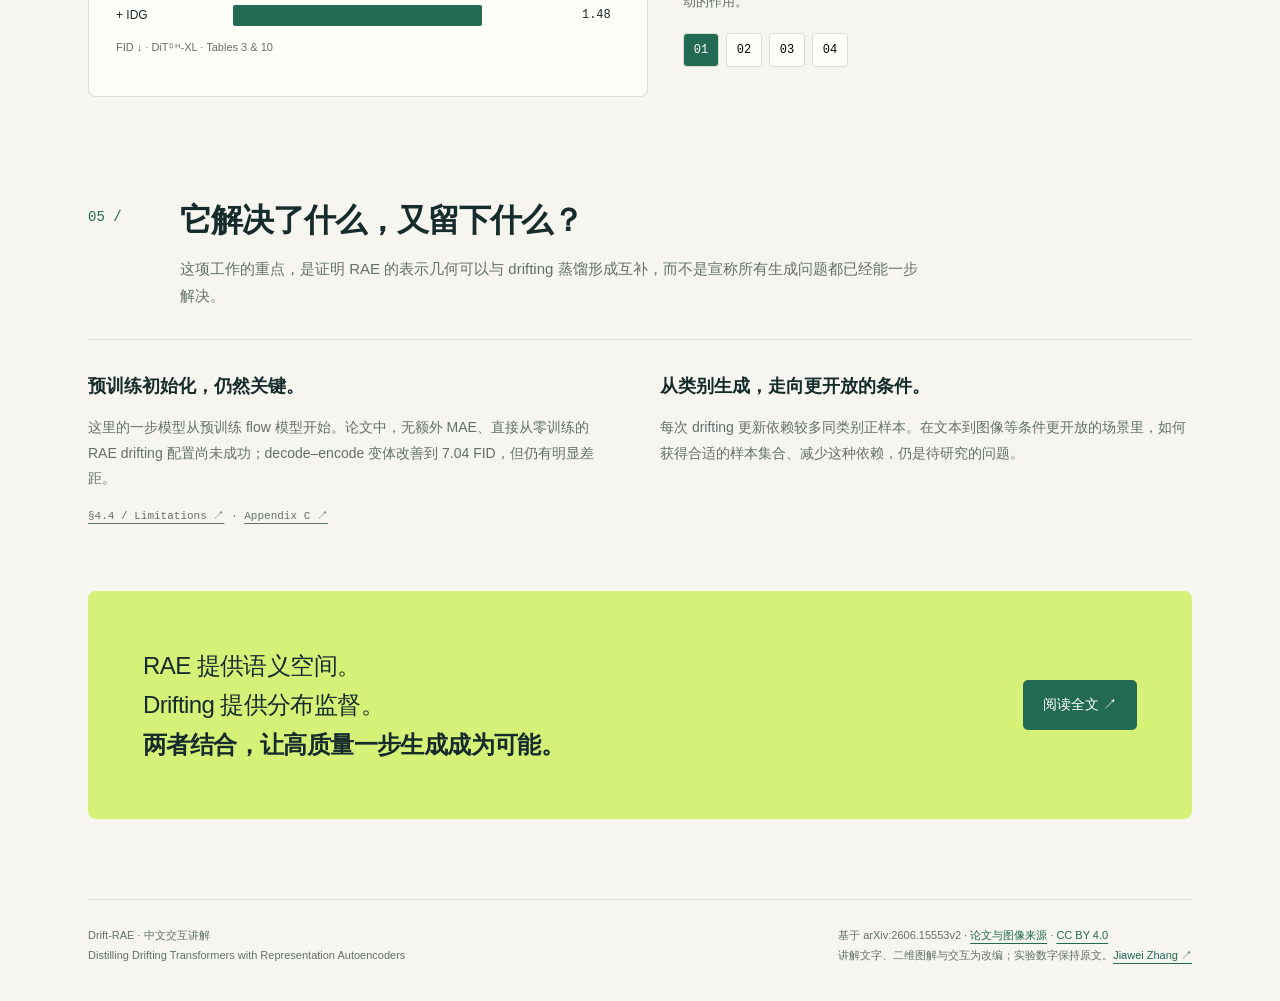
<file: drift-rae/index.html>
<!doctype html>
<html lang="zh-CN">
<head>
<meta charset="utf-8">
<meta name="viewport" content="width=device-width,initial-scale=1">
<title>Drift-RAE — 让高质量生成，只需一步</title>
<meta name="description" content="Drift-RAE 中文交互讲解：RAE 的几何、drifting 蒸馏、Internal Drifting Guidance 与 ImageNet 实验。">
<style>
:root{--paper:#f6f5ef;--ink:#162c2c;--muted:#62706b;--line:#d9ded5;--green:#226a54;--lime:#d6f178;--orange:#c76d45;--white:#fffef9;--mono:Consolas,'SFMono-Regular',monospace}*{box-sizing:border-box}html{scroll-behavior:smooth;scroll-padding-top:92px}body{margin:0;background:var(--paper);color:var(--ink);font-family:Inter,-apple-system,BlinkMacSystemFont,'Segoe UI','Microsoft YaHei',sans-serif;line-height:1.8}a{color:inherit;text-underline-offset:4px}button,input{font:inherit}button,a,input{touch-action:manipulation}button{cursor:pointer}button:focus-visible,a:focus-visible,input:focus-visible,summary:focus-visible{outline:3px solid var(--orange);outline-offset:5px}::selection{background:var(--lime);color:var(--ink)}.wrap{max-width:1180px;padding:0 38px;margin:auto}.top{position:sticky;top:0;z-index:10;background:rgba(246,245,239,.96);border-bottom:1px solid var(--line);backdrop-filter:blur(14px)}.top .wrap{height:74px;display:flex;align-items:center;justify-content:space-between;gap:20px}.brand{text-decoration:none;font-size:20px;letter-spacing:-.8px;font-weight:750}.brand i{display:inline-block;width:12px;height:12px;background:var(--green);border-radius:50%;margin-right:10px;box-shadow:6px -5px 0 var(--lime)}nav{display:flex;gap:25px;font-size:13px}nav a{text-decoration:none;color:var(--muted)}nav a:hover,nav a.active{color:var(--green)}.paper-link{font-size:13px;border-bottom:1px solid var(--ink);text-decoration:none;padding-bottom:3px}.progress{position:absolute;bottom:-1px;height:2px;background:var(--green);width:0}.eyebrow{font:11px/1.5 var(--mono);letter-spacing:1.6px;color:var(--green);text-transform:uppercase}.hero{padding:78px 0 0}.hero-grid{display:grid;grid-template-columns:1.1fr 1fr;gap:62px;align-items:center}.hero h1{font-size:clamp(64px,7.8vw,100px);letter-spacing:-6px;line-height:1;margin:20px 0 26px;font-weight:650}.hero h1 span{color:var(--green)}.hero h2{font-size:29px;line-height:1.6;letter-spacing:-1px;font-weight:500;margin:0 0 19px}.hero .intro{font-size:16px;line-height:1.95;color:var(--muted);max-width:465px}.authors{font-size:12px;margin-top:28px;color:var(--muted);line-height:1.9}.authors strong{color:var(--ink);font-weight:600}.actions{display:flex;gap:22px;align-items:center;margin-top:29px}.btn{border:0;border-radius:5px;background:var(--green);color:white;padding:12px 20px;font-size:14px;text-decoration:none;display:inline-flex;align-items:center;justify-content:center;gap:20px}.btn:hover{background:#174f3d}.btn.secondary{background:transparent;border:1px solid var(--line);color:var(--ink)}.hero-art{position:relative}.image-frame{padding:11px;background:var(--white);border:1px solid var(--line);box-shadow:0 20px 70px #163b2c10;transform:rotate(1.5deg)}.image-frame img{width:100%;display:block;aspect-ratio:1;object-fit:contain}.art-label{position:absolute;left:-22px;bottom:28px;background:var(--lime);padding:10px 18px;font:12px var(--mono);transform:rotate(-3deg);box-shadow:0 5px 16px #0000000c}.fig-note{font-size:11px;color:var(--muted);margin:19px 0 0;text-align:right}.metrics{display:grid;grid-template-columns:repeat(3,1fr);border-top:1px solid var(--line);border-bottom:1px solid var(--line);margin-top:62px;padding:25px 0}.metric{padding-left:34px;border-left:1px solid var(--line)}.metric:first-child{padding-left:0;border:0}.metric strong{display:block;font-size:40px;font-weight:550;line-height:1.2;letter-spacing:-1.5px}.metric span{display:block;color:var(--muted);font-size:12px;margin-top:8px}.metric em{font-size:17px;font-style:normal;letter-spacing:0;margin-left:7px}.scope-note{font-size:11px;color:var(--muted);margin:12px 0 0}.chapter{padding:100px 0 0}.section-title{display:grid;grid-template-columns:70px 1fr;gap:22px;margin-bottom:30px}.section-title .num{font:14px var(--mono);padding-top:12px;color:var(--green)}.section-title h2{font-size:32px;line-height:1.45;letter-spacing:-1px;font-weight:600;margin:0 0 12px}.section-title p{margin:0;color:var(--muted);font-size:15px;max-width:740px}.split{display:grid;grid-template-columns:1fr 1fr;gap:30px}.panel{border:1px solid var(--line);border-radius:8px;background:var(--white);overflow:hidden}.panel-head{display:flex;align-items:center;justify-content:space-between;gap:15px;padding:19px 25px;border-bottom:1px solid var(--line);font-size:13px}.pill{font:10px var(--mono);border:1px solid var(--line);border-radius:30px;padding:3px 10px;color:var(--muted);white-space:nowrap}.viz{display:block;width:100%;height:auto}.viz text{font-family:inherit}.panel-copy{padding:0 25px 23px;font-size:14px;color:var(--muted);line-height:1.85}.panel-copy strong{color:var(--ink);font-weight:550}.geometry{display:grid;grid-template-columns:1fr 1fr;gap:24px;margin-top:23px}.geometry p{font-size:13px;color:var(--muted);margin:0}.geometry strong{color:var(--ink)}.reference{font:11px/1.7 var(--mono);color:var(--muted);margin-top:16px}.reference a:hover{color:var(--green)}.takeaway{font-size:19px;line-height:1.85;border-left:3px solid var(--green);margin:34px 0 0;padding:3px 0 3px 24px;max-width:860px}.dark{background:var(--ink);color:var(--paper);border-radius:12px;padding:34px;margin-top:28px}.dark .eyebrow{color:var(--lime)}.pipeline{display:grid;grid-template-columns:.65fr 30px 1.3fr 30px 1fr 30px .9fr;align-items:center;gap:10px;margin:28px 0 20px}.node{border:1px solid #677772;border-radius:6px;padding:19px 12px;text-align:center;font-size:14px}.node b{display:block;font-size:17px;font-weight:550}.node small{font-size:11px;color:#bac9c0}.node.featured{background:var(--lime);color:var(--ink);border-color:var(--lime)}.node.featured small{color:#435942}.arrow{text-align:center;color:var(--lime);font-size:22px}.dark-note{color:#bdc9c2;font-size:12px;margin-bottom:0}.lab{margin-top:30px;display:grid;grid-template-columns:1.3fr 1fr}.lab-scene{border-right:1px solid var(--line);padding:22px;background:radial-gradient(ellipse at 65% 50%,#eff4dc 0%,var(--white) 70%)}.legend{display:flex;gap:20px;font-size:11px;color:var(--muted)}.dot{width:8px;height:8px;display:inline-block;border-radius:50%;margin-right:7px}.dot.real{background:var(--green)}.dot.fake{background:var(--orange)}.lab-controls{padding:28px}.lab-controls h3{font-size:19px;line-height:1.5;margin:0 0 10px}.lab-controls p{font-size:13px;color:var(--muted)}.segments{display:flex;flex-wrap:wrap;gap:6px;margin:21px 0}.segments button{background:none;border:1px solid var(--line);padding:8px 11px;font-size:12px;border-radius:4px;color:var(--muted)}.segments button[aria-pressed=true]{background:var(--green);border-color:var(--green);color:white}.range-line{display:flex;align-items:center;justify-content:space-between;font-size:12px;margin-top:20px}.range-line output{font-family:var(--mono);color:var(--green)}input[type=range]{width:100%;accent-color:var(--green);margin:15px 0;cursor:pointer;min-height:24px}.micro{font-size:11px!important;line-height:1.8!important;color:var(--muted)}.formula{font:17px/1.9 'Cambria Math',Georgia,serif;letter-spacing:.2px;background:#eef1e7;border-radius:6px;padding:20px 23px;overflow-x:auto;margin:22px 0}.formula .explain{display:block;font:11px/1.8 -apple-system,'Segoe UI','Microsoft YaHei',sans-serif;color:var(--muted);margin-top:8px}.ref-link{color:var(--green);font:11px var(--mono);text-decoration:none}.tuning{display:grid;grid-template-columns:repeat(3,1fr);gap:26px;margin-top:36px}.tuning article{border-top:2px solid var(--line);padding-top:19px}.tuning span{font:11px var(--mono);color:var(--green)}.tuning h3{font-size:17px;font-weight:600;margin:9px 0}.tuning p{font-size:13px;color:var(--muted);margin:0}.idg{display:grid;grid-template-columns:1fr 1.12fr;gap:48px;align-items:center}.idg h3{font-size:22px;margin:0 0 13px}.idg p{color:var(--muted);font-size:14px}.idg .formula{font-size:22px}.idg-plot{padding:26px}.readout{display:flex;gap:20px;margin-top:14px;font-size:12px}.readout strong{color:var(--green)}.benchmark-head{display:flex;justify-content:space-between;align-items:center;gap:20px;margin-bottom:8px}.benchmark-head p{font-size:12px;color:var(--muted)}.table-scroll{overflow-x:auto}table{width:100%;border-collapse:collapse;font-size:13px;white-space:nowrap;text-align:left}th{font-weight:500;font-size:11px;letter-spacing:.5px;color:var(--muted);background:#eeeee5}th,td{padding:17px 20px;border-bottom:1px solid var(--line)}td:not(:first-child),th:not(:first-child){text-align:right}tr.ours{background:#e8eedb}tr.ours td:first-child{font-weight:650;color:var(--green)}tr.ours td:nth-child(4){font-weight:700;color:var(--green)}.fidbar{display:inline-block;height:5px;background:#bcc9bb;vertical-align:middle;width:var(--w);margin-left:10px;border-radius:4px}.ours .fidbar{background:var(--green)}.ablation{display:grid;grid-template-columns:1.1fr 1fr;gap:35px;align-items:center;margin-top:36px}.ablation-panel{padding:27px}.ablation h3{font-size:19px;margin:0 0 10px}.ablation p{font-size:13px;color:var(--muted)}.bars{display:grid;gap:13px}.barline{display:grid;grid-template-columns:105px 1fr 38px;gap:12px;align-items:center;font-size:12px}.bar{height:21px;background:#cdd6be;border-radius:2px}.bar.final{background:var(--green)}.barline b{font-family:var(--mono);font-weight:500}.barline.selected{color:var(--green);font-weight:650}.stage-buttons{display:flex;gap:7px;margin-top:19px}.stage-buttons button{width:36px;height:34px;border:1px solid var(--line);background:var(--white);border-radius:4px;font:12px var(--mono)}.stage-buttons button[aria-pressed=true]{background:var(--green);color:white}.limit-grid{display:grid;grid-template-columns:1fr 1fr;gap:40px;border-top:1px solid var(--line);padding-top:30px}.limit-grid h3{font-size:18px;margin:0 0 13px}.limit-grid p{font-size:14px;color:var(--muted);margin:0}.closing{padding:55px;margin:65px 0 0;background:var(--lime);border-radius:8px;display:flex;justify-content:space-between;align-items:center;gap:30px}.closing p{font-size:24px;line-height:1.65;letter-spacing:-.6px;margin:0;max-width:720px}.closing a{flex-shrink:0}details{border-top:1px solid var(--line);padding:17px 0;margin-top:20px}summary{font-size:13px;cursor:pointer}details p{font-size:13px;color:var(--muted)}footer{margin-top:80px;padding:26px 0 35px;border-top:1px solid var(--line);display:flex;justify-content:space-between;gap:25px;color:var(--muted);font-size:11px}footer p{margin:0}footer a{color:var(--green)}.skip{position:absolute;top:-100px}.skip:focus{top:10px;background:white;z-index:100;padding:10px}.float-top{position:fixed;bottom:20px;right:20px;border:1px solid var(--line);background:var(--white);color:var(--green);width:40px;height:40px;border-radius:50%;font-size:19px;z-index:5}.sr-only{position:absolute;width:1px;height:1px;padding:0;overflow:hidden;clip:rect(0,0,0,0);white-space:nowrap;border:0}@media(max-width:900px){.hero-grid{gap:30px}.hero h1{font-size:72px}.hero h2{font-size:24px}nav{gap:16px}.idg{gap:25px}.lab{grid-template-columns:1fr 1fr}.wrap{padding:0 26px}.pipeline{gap:5px}.node{padding:14px 6px}.node b{font-size:14px}.closing{padding:30px}.section-title h2{font-size:28px}}@media(max-width:650px){html{scroll-padding-top:105px}.wrap{padding:0 22px}.top .wrap{height:auto;min-height:72px;flex-wrap:wrap;gap:4px;padding-top:12px;padding-bottom:9px}.brand{font-size:18px}.paper-link{font-size:11px}nav{order:3;width:100%;justify-content:space-between;font-size:11px;gap:8px}.hero{padding-top:42px}.hero-grid{grid-template-columns:1fr;gap:36px}.hero h1{font-size:76px;margin:16px 0 21px}.hero h2{font-size:24px}.hero .intro{font-size:14px}.authors{margin-top:20px}.hero-art{max-width:430px;margin:auto;padding:0 8px}.art-label{left:-3px;font-size:10px}.metrics{margin-top:37px;padding:20px 0}.metric{padding-left:17px}.metric strong{font-size:32px}.metric em{font-size:12px;margin-left:3px}.metric span{font-size:10px}.scope-note{font-size:10px}.chapter{padding-top:66px}.section-title{grid-template-columns:32px 1fr;gap:12px}.section-title h2{font-size:25px}.section-title p{font-size:13px}.section-title .num{font-size:11px;padding-top:9px}.split,.geometry,.idg,.ablation,.limit-grid{grid-template-columns:1fr;gap:23px}.panel-head{padding:15px 18px}.panel-copy{padding:0 18px 19px;font-size:13px}.takeaway{font-size:16px;padding-left:17px}.dark{padding:24px 18px}.pipeline{grid-template-columns:1fr;gap:8px}.pipeline .arrow{transform:rotate(90deg);height:22px;line-height:22px}.node{padding:12px}.node b{font-size:17px}.lab{grid-template-columns:1fr}.lab-scene{border-right:0;border-bottom:1px solid var(--line);padding:18px}.lab-controls{padding:23px}.tuning{grid-template-columns:1fr;gap:23px}.formula{font-size:15px;padding:17px}.idg .formula{font-size:18px}.idg-plot{padding:18px}.benchmark-head{display:block}.benchmark-head .segments{margin:13px 0}.ablation{gap:20px}.ablation-panel{padding:20px}.barline{grid-template-columns:86px 1fr 35px;font-size:11px}.closing{padding:26px;display:block;margin-top:40px}.closing p{font-size:21px}.closing .btn{margin-top:23px}footer{display:block;margin-top:55px}footer p+p{margin-top:12px}th,td{padding:13px 15px}.float-top{right:11px;bottom:11px}}@media(prefers-reduced-motion:reduce){html{scroll-behavior:auto}*{animation:none!important;transition:none!important}}@media print{.top,.actions,.float-top,button,input,.stage-buttons{display:none}.chapter{padding-top:35px}.hero{padding-top:0}.wrap{max-width:none;padding:0}body{background:white}a{color:inherit}.panel,.dark,.metrics{break-inside:avoid}.hero h1{font-size:65px}.closing{padding:25px}footer{margin-top:30px}}
.force-detail{margin:42px 0 30px;padding-top:35px;border-top:1px solid var(--line);scroll-margin-top:105px}.force-heading{display:flex;align-items:center;justify-content:space-between;gap:30px}.force-heading h3{font-size:25px;line-height:1.5;margin:10px 0}.force-heading p{font-size:13px;color:var(--muted);max-width:680px;margin:0}.force-heading button{flex-shrink:0;font-size:12px}.force-controls{display:grid;grid-template-columns:1.2fr 1fr .8fr;gap:30px;align-items:center;padding:20px 24px;background:#eef1e7;border-radius:7px;margin:25px 0}.force-temperature label{display:flex;justify-content:space-between;font-size:13px}.force-temperature output{font-family:var(--mono);color:var(--green)}.force-temperature input{margin:6px 0}.force-scale{display:flex;justify-content:space-between;font-size:10px;color:var(--muted)}.force-checkbox{font-size:12px;display:flex;gap:9px;align-items:center}.force-checkbox input{accent-color:var(--green);width:17px;height:17px}.force-controls p{font-size:12px;color:var(--muted);margin:0}.force-panels{display:grid;grid-template-columns:repeat(3,minmax(0,1fr));gap:15px}.force-panels .panel-head{padding:16px}.force-panels .pill{font-size:8px;letter-spacing:0;padding:2px 6px}.force-panels article>p{font-size:12px;line-height:1.95;color:var(--muted);padding:0 19px 20px;margin:15px 0 0}.force-equation{font-family:'Cambria Math',Georgia,'Microsoft YaHei',serif;font-size:17px;line-height:1.75;padding:0 19px}.force-equation span{font-size:14px;color:var(--muted)}.force-bottom{display:grid;grid-template-columns:1.15fr 1fr;gap:35px;margin-top:29px;align-items:start}.force-bottom h4{font-size:18px;margin:0 0 15px}.force-bottom p{font-size:13px;color:var(--muted)}.weight-equation{padding:17px 20px;background:#eef1e7;border-radius:6px;font-size:16px}.force-weights{font-size:12px}.force-weights caption{font-size:12px;text-align:left;padding:14px 17px;background:#fffef9;color:var(--muted)}.force-weights th,.force-weights td{padding:9px 16px}.force-weights td:first-child{font-family:var(--mono)}.force-weight-bar{height:4px;background:var(--green);display:block;margin:4px 0 1px auto;border-radius:3px;max-width:100%}.force-training{margin-top:28px;padding:22px 25px;background:#e9edde;border-left:3px solid var(--green)}.force-training strong{font-size:15px}.force-training p{font-size:13px;margin:10px 0 0;color:var(--muted)}.force-training span{color:var(--ink);font-family:'Cambria Math',Georgia,serif}@media(max-width:1000px){.force-panels .panel-head{flex-wrap:wrap;gap:4px}.force-equation{font-size:15px}.force-heading{align-items:flex-start;flex-direction:column;gap:15px}}@media(max-width:650px){.force-controls,.force-panels,.force-bottom{grid-template-columns:1fr}.force-controls{gap:17px;padding:18px}.force-controls>p{display:none}.force-panels{gap:20px}.force-panels .panel-head{flex-wrap:nowrap}.force-panels .pill{font-size:9px}.force-equation{font-size:19px}.force-panels article>p{font-size:13px}.force-heading h3{font-size:22px}.force-bottom{gap:20px}.force-training{padding:20px}.force-weights{white-space:normal}.weight-equation{font-size:16px}}@media print{.force-controls,.force-heading button{display:none}.force-panels{grid-template-columns:repeat(3,minmax(0,1fr))}.force-detail{break-before:page}.force-bottom{gap:20px}.force-panels .panel{break-inside:avoid}}

</style>
</head>
<body>
<a class="skip" href="#main">跳到正文</a>
<header class="top"><div class="wrap"><a class="brand" href="#overview"><i></i>Drift-RAE</a><nav aria-label="章节导航"><a href="#geometry">问题</a><a href="#method">方法</a><a href="#guidance">Guidance</a><a href="#results">结果</a><a href="#outlook">边界</a></nav><a class="paper-link" href="https://arxiv.org/abs/2606.15553" target="_blank" rel="noopener">阅读论文 ↗</a></div><div class="progress" id="progress"></div></header>
<main class="wrap" id="main">
<section class="hero" id="overview">
<div class="hero-grid"><div><div class="eyebrow">A visual guide to one-step generation</div><h1>Drift<span>-RAE</span></h1><h2>让高质量生成，<br>只需一步。</h2><p class="intro">RAE 的语义表示很强，为什么却难以蒸馏？这项工作从潜空间几何出发，用 drifting 直接匹配分布，让预训练的生成模型学会一步输出。</p><div class="authors"><strong>Jiawei Zhang</strong> · Mengfei Xia · Gen Li · Yuantao Gu<br>Tsinghua University · Ant Group · CUHK</div><div class="actions"><a class="btn" href="#geometry">从直觉开始 <span>↓</span></a><a class="paper-link" href="https://arxiv.org/html/2606.15553v2" target="_blank" rel="noopener">arXiv:2606.15553 ↗</a></div></div><div class="hero-art"><div class="image-frame"><img src="samples.png" width="510" height="510" alt="论文 Figure 2：Drift-RAE 在 ImageNet 上的一步生成样本，包含动物、食物、车辆与自然景物。" fetchpriority="high"></div><div class="art-label">ONE STEP. MANY POSSIBILITIES.</div><p class="fig-note">论文真实生成样本 · Figure 2 · DiTᴰᴴ-XL</p></div></div>
<div class="metrics"><div class="metric"><strong>1.48</strong><span>FID ↓ · ImageNet 256 × 256</span></div><div class="metric"><strong>1<em>NFE</em></strong><span>单步生成 · 保留 RAE 解码器</span></div><div class="metric"><strong>16<em>epochs</em></strong><span>蒸馏训练 · 从预训练模型初始化</span></div></div><p class="scope-note">主结果采用 DiTᴰᴴ-XL + IDG（ω = 1.4），评估 50,000 张类别均衡样本。16 epochs 不包含预训练成本；NFE 不是端到端耗时。</p>
</section>
<section class="chapter" id="geometry"><div class="section-title"><span class="num">01 /</span><div><h2>一个潜空间，两种几何特征。</h2><p>RAE 用预训练表征编码器替代传统 VAE 编码器。它的特征有丰富语义，但“语义好”并不意味着“生成轨迹容易压缩”。</p></div></div>
<div class="split"><div class="panel"><div class="panel-head"><strong>轨迹视角：弯曲带来困难</strong><span class="pill">TRAJECTORY</span></div><svg class="viz" viewBox="0 0 500 248" role="img" aria-label="概念示意：从噪声到数据的 RAE 轨迹更弯曲，直接跨越会偏离原轨迹。"><defs><marker id="arrowgreen" viewBox="0 0 10 10" refX="8" refY="5" markerWidth="6" markerHeight="6" orient="auto-start-reverse"><path d="M0 0 L10 5 L0 10Z" fill="#226a54"/></marker></defs><g stroke="#e8eae0" stroke-width="1"><path d="M50 60H450M50 110H450M50 160H450M50 210H450M100 35V220M200 35V220M300 35V220M400 35V220"/></g><path d="M70 184C170 145 277 124 420 68" fill="none" stroke="#adbca9" stroke-width="2"/><path d="M70 184C112 191 137 35 213 70S240 218 313 169S346 17 420 68" fill="none" stroke="#226a54" stroke-width="3" marker-end="url(#arrowgreen)"/><path d="M70 184L420 68" stroke="#c76d45" stroke-width="1.5" stroke-dasharray="5 6"/><circle cx="70" cy="184" r="7" fill="#c76d45"/><circle cx="420" cy="68" r="7" fill="#226a54"/><text x="49" y="215" fill="#62706b" font-size="12">噪声</text><text x="403" y="45" fill="#62706b" font-size="12">数据</text><text x="158" y="44" fill="#226a54" font-size="12">RAE · 高曲率</text><text x="283" y="114" fill="#7d8e76" font-size="11">较平缓轨迹</text></svg><div class="panel-copy">论文在所测 <strong>32 条 ODE 轨迹</strong>上观察到：RAE 的曲率约比 SD-VAE 高两个数量级。高曲率让依赖教师轨迹的蒸馏更加困难。</div></div>
<div class="panel"><div class="panel-head"><strong>分布视角：聚集带来机会</strong><span class="pill">REPRESENTATION</span></div><svg class="viz" viewBox="0 0 500 248" id="cluster-diagram" role="img" aria-label="概念示意：同类别同位置的 RAE token 更集中，且在不同方向上的分布不均匀。"><path d="M250 30V219" stroke="#d9ded5" stroke-dasharray="4 5"/><g id="vae-cloud"></g><g id="rae-cloud"></g><text x="83" y="222" fill="#62706b" font-size="12">SD-VAE · 较分散</text><text x="317" y="222" fill="#226a54" font-size="12">RAE · 更集中</text></svg><div class="panel-copy">RAE 的类内 patch 特征<strong>更集中，也更各向异性</strong>。这不利于简单的轨迹压缩，却适合直接计算样本间的吸引与排斥。</div></div></div>
<div class="geometry"><p><strong>各向异性：</strong>RAE 的 PR 为 0.0630，SD-VAE 为 0.2068；在本文统计协议下，较小的 PR 表示谱更不均匀。</p><p><strong>集中程度：</strong>RAE 的 NN-d 为 1.0664，SD-VAE 为 4.3083；最近邻距离按维度归一化，越小表示样本越集中。</p></div><p class="reference">两图为二维概念示意，不是实测轨迹或特征投影。统计按同类别、同 token 位置计算。<a href="https://arxiv.org/html/2606.15553v2#S3.SS2">§3.2 / Tables 1–2 ↗</a></p><p class="takeaway">关键转向：不再强求一步模型复现复杂的教师轨迹，<br>而是在语义潜空间中，直接学习目标分布。</p></section>
<section class="chapter" id="method"><div class="section-title"><span class="num">02 /</span><div><h2>用 drifting，把生成分布推向数据。</h2><p>从预训练 flow 模型初始化一步生成器。真实 RAE token 提供吸引，其他生成 token 提供排斥；在训练中更新模型，让输出分布逐步接近真实分布。</p></div></div>
<div class="dark"><div class="eyebrow">Inference · a single generator evaluation</div><div class="pipeline"><div class="node"><b>z</b><small>Gaussian noise</small></div><div class="arrow">→</div><div class="node featured"><b>Gθ(z) = z − vθ(z, 1)</b><small>预训练初始化 · 蒸馏后一步生成</small></div><div class="arrow">→</div><div class="node"><b>RAE latent</b><small>语义 token</small></div><div class="arrow">→</div><div class="node"><b>Decoder</b><small>输出图像</small></div></div><p class="dark-note">训练时：对生成 latent 直接施加 token-wise drifting loss，无需额外的 MAE 特征提取器。推理时：无需真实样本或训练用 drifting 场。</p></div>
<div class="panel lab"><div class="lab-scene"><div class="legend"><span><i class="dot real"></i>真实样本</span><span><i class="dot fake"></i>生成样本</span></div><svg id="drift-scene" class="viz" viewBox="0 0 500 340" role="img" aria-label="可交互的二维 drifting 吸引与排斥示意"><g stroke="#e4e9de" stroke-width="1"><path d="M30 70H470M30 140H470M30 210H470M30 280H470M100 35V310M200 35V310M300 35V310M400 35V310"/></g><g id="real-points"></g><g id="generated-points"></g></svg><p class="micro">二维吸引–排斥玩具模型；动画表示训练中分布的变化，不是模型的多步推理，也不是实际生成结果。</p></div><div class="lab-controls"><div class="eyebrow">Try the intuition</div><h3>吸引让样本靠近，<br>排斥帮助覆盖分布。</h3><p id="drift-description" aria-live="polite">同时使用吸引与排斥，让生成点靠近目标簇，并避免集中在少数位置。</p><div class="segments" aria-label="选择 drifting 示意模式"><button type="button" data-mode="both" aria-pressed="true">吸引 + 排斥</button><button type="button" data-mode="attract" aria-pressed="false">只有吸引</button></div><label class="range-line" for="drift-progress"><span>示意演化进度</span><output id="drift-output">0%</output></label><input id="drift-progress" type="range" min="0" max="100" value="0"><div class="actions"><button type="button" id="play-drift" class="btn">播放演化 <span>▶</span></button><button type="button" id="reset-drift" class="btn secondary">重置</button></div></div></div>
<section class="force-detail" id="force-detail" aria-labelledby="force-detail-heading">
<div class="force-heading"><div><div class="eyebrow">A closer look · one generated token</div><h3 id="force-detail-heading">固定一个点，把“吸引 − 排斥”拆开看。</h3><p>下面三幅图使用完全相同的样本与坐标。深色点 <strong>x</strong> 是当前生成 token；所有其他点均对应<strong>同类别、同 token 位置</strong>。</p></div><button class="btn secondary" id="download-forces" type="button">下载解释图 SVG ↓</button></div>
<div class="force-controls"><div class="force-temperature"><label for="force-tau">温度 τ <output id="force-tau-output">0.60</output></label><input id="force-tau" type="range" min="0.2" max="2" step="0.05" value="0.6"><div class="force-scale"><span>更关注近邻</span><span>权重更均匀</span></div></div><label class="force-checkbox"><input id="force-individual" type="checkbox" checked>显示每个样本的加权贡献</label><p>绿色 yᵢ：真实样本<br>橙色 xₖ：其他生成样本</p></div>
<div class="force-panels"><article class="panel"><div class="panel-head"><strong>① 吸引 A</strong><span class="pill">TOWARD REAL</span></div><svg id="force-attract" class="viz" viewBox="0 0 350 315" role="img" aria-label="吸引向量：由当前生成点指向真实样本的加权中心"></svg><div class="force-equation">A = Σᵢ αᵢ (yᵢ − x)<br><span>= μ+ − x</span></div><p>每个真实样本给出一个“朝向它”的向量。分别乘上权重后相加，等价于走向真实样本的加权中心 μ+。</p></article><article class="panel"><div class="panel-head"><strong>② 排斥 R</strong><span class="pill">AWAY FROM GENERATED</span></div><svg id="force-repel" class="viz" viewBox="0 0 350 315" role="img" aria-label="排斥向量：远离其他生成样本的加权中心，当前点不参加负样本求和"></svg><div class="force-equation">R = −Σₖ≠self βₖ (xₖ − x)<br><span>= x − μ−</span></div><p>先计算“朝向其他生成样本”的加权向量，再取负号。粗箭头因此背离它们的中心 μ−；x 自己不参与计算。</p></article><article class="panel"><div class="panel-head"><strong>③ 合成 V</strong><span class="pill">THE DRIFTING FIELD</span></div><svg id="force-combined" class="viz" viewBox="0 0 350 315" role="img" aria-label="用平行四边形法则合成吸引与排斥向量，紫色箭头是总 drifting 方向"></svg><div class="force-equation">V = A + R<br><span>= μ+ − μ−</span></div><p>绿色吸引与橙色排斥按向量相加，得到紫色方向。它同时利用真实分布和当前生成分布的信息。</p></article></div>
<div class="force-bottom"><div><h4>每个箭头的权重从哪里来？</h4><div class="force-equation weight-equation">αᵢ = softmaxᵢ(−‖yᵢ − x‖ / τ)<br>βₖ = softmaxₖ≠self(−‖xₖ − x‖ / τ)</div><p>距离更近，<strong>权重</strong>通常更大。正样本和负样本<strong>各自归一化</strong>，两组权重分别和为 1。箭头贡献还要乘位移向量，所以“权重大”不等于“箭头一定最长”。</p><p>图中细箭头是单个加权贡献，粗箭头是组内合力；十字标记是加权中心。拖动 τ，可观察中心与合成方向的变化。</p><p class="micro">这里的 τ 是二维演示尺度（图上 100 单位为 1），不是论文实验超参数。图只展示基础场；实际训练还包含输入扰动、多温度损失平均等处理。</p></div><div class="panel"><table class="force-weights"><caption>当前距离与权重 · 随 τ 更新</caption><thead><tr><th>样本</th><th>距离 d</th><th>权重</th></tr></thead><tbody id="force-weights"></tbody></table></div></div>
<div class="force-training"><strong>④ 从图中的方向，到真正的模型更新</strong><p>先归一化 <span>Ṽ = V / ‖V‖</span>（非零场），再构造固定目标 <span>sg[x + Ṽ]</span>。通过回归损失反向传播，更新生成器参数；并不是在推理时反复移动一个 latent。</p><p class="micro">A 与 R 可以部分或完全抵消。有限样本下，某一个点的 V ≈ 0 并不能单独证明两种分布已经一致。上面的 μ+、μ− 也会通过距离权重依赖当前 x。</p></div>
<p class="reference">二维图解与实时计算依据论文 <a href="https://arxiv.org/html/2606.15553v2#S3.E11">Eq. 11</a>；训练目标对应 <a href="https://arxiv.org/html/2606.15553v2#S3.E10">Eq. 10 ↗</a>。</p>
</section>

<div class="formula">L(θ) = Σⱼ,꜀ ‖ Gθᶜ(zⱼ) − sg[ Gθᶜ(zⱼ) + Ṽⱼᶜ ] ‖²<span class="explain">c 是 token 位置，j 是生成样本；Ṽ 是归一化 drifting 场，sg 表示 stop-gradient。把“当前输出 + 移动方向”作为固定回归目标。<a href="https://arxiv.org/html/2606.15553v2#S3.E10">Eq. 10 ↗</a></span></div>
<div class="tuning"><article><span>01 / FIELD</span><h3>单向 softmax + 输入扰动</h3><p>移除额外的 y-softmax，对计算 drifting 场的生成样本加入小扰动。前者贴合势函数梯度的推导，后者改善训练稳定性。</p></article><article><span>02 / SAMPLES</span><h3>更多样本，不必全部反传</h3><p>每类 256 个正样本，对应 64 个可反传负样本与 192 个 detached 负样本。用更多样本估计分布，同时控制梯度存储。</p></article><article><span>03 / TOKENS</span><h3>CLS 与 register tokens</h3><p>CLS token 接受真实表征的 drifting 监督；另加 4 个不设显式目标的 register tokens，为 Transformer 提供额外容量。</p></article></div>
<details><summary>进一步理解：为什么它与 Diffusion-GAN 有联系？</summary><p>对真实与生成样本做核平滑后，最优判别器的 logit 梯度是 ∇log q̂ − ∇log p̂。论文将 drifting 解释为这一方向的经验估计，并以此启发 softmax、扰动和样本数量的设计。严格公式会随核的形式带上距离因子；这是一种理论联系，并不意味着训练中额外引入了一个 GAN 判别器。<a href="https://arxiv.org/html/2606.15553v2#A1.SS2">Appendix A.2 ↗</a></p></details></section>
<section class="chapter" id="guidance"><div class="section-title"><span class="num">03 /</span><div><h2>只生成一步，也能做 guidance。</h2><p>Internal Drifting Guidance（IDG）从同一次前向传播的中间特征构造一个辅助输出，再沿“辅助输出 → 最终输出”的方向外推。</p></div></div><div class="idg"><div><h3>从模型内部，找到外推的参照。</h3><p>取第 8、14 层的特征，拼接后送入轻量投影头。用主干最终输出作为正样本，通过 drifting 训练这个 head，并在中间特征处截断梯度，避免影响主干。</p><div class="formula">G<sup>IDG</sup>(z, ω) = G(z) + (ω − 1)[G(z) − P(φ(z))]<span class="explain">与论文 Eq. 13 等价。ω = 1 时是原输出；ω &gt; 1 时远离辅助输出。共享主干前向，增加轻量 head 与外推运算。</span></div><p>论文默认使用 <strong>ω = 1.4</strong>。引导强度并非越大越好，实测指标呈先改善、后变差的趋势。</p><a class="ref-link" href="https://arxiv.org/html/2606.15553v2#S3.SS4">§3.4 / Figure 3 / Appendix B.3 ↗</a></div><div class="panel idg-plot"><div class="eyebrow">Move the slider · inspect extrapolation</div><svg class="viz" viewBox="0 0 460 235" role="img" aria-label="IDG 向量外推示意，滑块控制引导强度"><path d="M35 178H423M70 200V35" stroke="#d9ded5"/><path d="M135 163L392 60" stroke="#b6c9b2" stroke-dasharray="4 5"/><path id="guidance-vector" d="M275 107L331 85" stroke="#226a54" stroke-width="3" marker-end="url(#arrowgreen)"/><circle cx="135" cy="163" r="7" fill="#b7c4b3"/><text x="104" y="190" font-size="12" fill="#62706b">辅助输出 P</text><circle cx="275" cy="107" r="7" fill="#c76d45"/><text x="242" y="134" font-size="12" fill="#c76d45">主干输出 G</text><circle id="guided-point" cx="331" cy="85" r="9" fill="#226a54"/><text id="guided-label" x="308" y="59" font-size="12" fill="#226a54">IDG 输出</text></svg><label class="range-line" for="omega"><span>Guidance strength · ω</span><output id="omega-value">1.4</output></label><input id="omega" type="range" min="1" max="1.8" step="0.1" value="1.4"><p class="micro" id="guidance-caption" aria-live="polite">ω = 1.4：从 G 沿 G − P 再前进 0.4 倍。</p><p class="micro">这是向量运算示意，不模拟生成图像，也不插值或预测 FID。</p></div></div></section>
<section class="chapter" id="results"><div class="section-title"><span class="num">04 /</span><div><h2>一步的效率，接近多步的质量。</h2><p>在 ImageNet 256 × 256 类别条件生成上，Drift-RAE 将 RAE 生成器蒸馏为 1 NFE，并取得 1.48 FID。下面保留教师、RAE 基线和相关一步方法作为参照。</p></div></div><div class="benchmark-head"><p>FID 越低越好 · 摘录自论文 Table 4</p><div class="segments" aria-label="筛选实验结果"><button type="button" data-filter="all" aria-pressed="true">全部参照</button><button type="button" data-filter="rae" aria-pressed="false">RAE 空间</button><button type="button" data-filter="one" aria-pressed="false">一步生成</button></div></div><div class="panel table-scroll"><table><caption class="sr-only">ImageNet 256 类别条件生成结果，按页面筛选显示</caption><thead><tr><th scope="col">方法</th><th scope="col">空间</th><th scope="col">NFE</th><th scope="col">FID ↓</th><th scope="col">训练 epochs</th></tr></thead><tbody id="results-body"><tr data-space="rae" data-nfe="50"><td>DiTᴰᴴ-XL · 预训练教师</td><td>RAE</td><td>50</td><td>1.13 <i class="fidbar" style="--w:39px"></i></td><td>800</td></tr><tr data-space="rae" data-nfe="1"><td>MF-RAE †</td><td>RAE</td><td>1</td><td>2.03 <i class="fidbar" style="--w:70px"></i></td><td>41</td></tr><tr data-space="vae" data-nfe="1"><td>Drifting Model · L/2</td><td>VAE</td><td>1</td><td>1.54 <i class="fidbar" style="--w:53px"></i></td><td>1280</td></tr><tr data-space="vae" data-nfe="1"><td>FreeFlow-XL/2 †</td><td>VAE</td><td>1</td><td>1.45 <i class="fidbar" style="--w:50px"></i></td><td>300</td></tr><tr class="ours" data-space="rae" data-nfe="1"><td>Drift-RAE · DiTᴰᴴ-L †</td><td>RAE</td><td>1</td><td>1.82 <i class="fidbar" style="--w:63px"></i></td><td>16</td></tr><tr class="ours" data-space="rae" data-nfe="1"><td>Drift-RAE · DiTᴰᴴ-XL †</td><td>RAE</td><td>1</td><td>1.48 <i class="fidbar" style="--w:51px"></i></td><td>16</td></tr></tbody></table></div><p class="micro">† 为蒸馏方法，其 epochs 为蒸馏训练阶段。各方法的预训练成本、结构与训练设置不同，不能把 epochs 比直接解释为总算力或端到端速度比。Drift-RAE 的 FID 仍高于预训练教师，也未优于表中所有其他空间的方法。</p><div class="ablation"><div class="panel ablation-panel"><div class="bars"><div class="barline selected" data-stage="0"><span>Baseline</span><div class="bar" style="width:100%"></div><b>2.00</b></div><div class="barline" data-stage="1"><span>场的改进</span><div class="bar" style="width:93%"></div><b>1.86</b></div><div class="barline" data-stage="2"><span>增加平衡样本</span><div class="bar" style="width:87%"></div><b>1.74</b></div><div class="barline" data-stage="3"><span>+ IDG</span><div class="bar final" style="width:74%"></div><b>1.48</b></div></div><p class="micro">FID ↓ · DiTᴰᴴ-XL · Tables 3 &amp; 10</p></div><div><div class="eyebrow">Ablation walkthrough</div><h3 id="ablation-title">从原始 drifting 配置开始</h3><p id="ablation-copy" aria-live="polite">基线保留额外 y-softmax，正负样本数均为 64，FID 为 2.00。点击下方步骤，查看每项改动的作用。</p><div class="stage-buttons" aria-label="消融实验步骤"><button type="button" data-stage="0" aria-pressed="true">01</button><button type="button" data-stage="1" aria-pressed="false">02</button><button type="button" data-stage="2" aria-pressed="false">03</button><button type="button" data-stage="3" aria-pressed="false">04</button></div></div></div></section>
<section class="chapter" id="outlook"><div class="section-title"><span class="num">05 /</span><div><h2>它解决了什么，又留下什么？</h2><p>这项工作的重点，是证明 RAE 的表示几何可以与 drifting 蒸馏形成互补，而不是宣称所有生成问题都已经能一步解决。</p></div></div><div class="limit-grid"><article><h3>预训练初始化，仍然关键。</h3><p>这里的一步模型从预训练 flow 模型开始。论文中，无额外 MAE、直接从零训练的 RAE drifting 配置尚未成功；decode–encode 变体改善到 7.04 FID，但仍有明显差距。</p></article><article><h3>从类别生成，走向更开放的条件。</h3><p>每次 drifting 更新依赖较多同类别正样本。在文本到图像等条件更开放的场景里，如何获得合适的样本集合、减少这种依赖，仍是待研究的问题。</p></article></div><p class="reference"><a href="https://arxiv.org/html/2606.15553v2#S4.SS4">§4.4 / Limitations ↗</a> · <a href="https://arxiv.org/html/2606.15553v2#A3">Appendix C ↗</a></p><div class="closing"><p>RAE 提供语义空间。<br>Drifting 提供分布监督。<br><strong>两者结合，让高质量一步生成成为可能。</strong></p><a class="btn" href="https://arxiv.org/abs/2606.15553" target="_blank" rel="noopener">阅读全文 ↗</a></div></section>
<footer><p>Drift-RAE · 中文交互讲解<br>Distilling Drifting Transformers with Representation Autoencoders</p><p>基于 arXiv:2606.15553v2 · <a href="https://arxiv.org/html/2606.15553v2">论文与图像来源</a> · <a href="https://creativecommons.org/licenses/by/4.0/">CC BY 4.0</a><br>讲解文字、二维图解与交互为改编；实验数字保持原文。<a href="https://weigerzan.github.io/">Jiawei Zhang ↗</a></p></footer>
</main><button class="float-top" type="button" aria-label="返回顶部" id="back-top">↑</button>
<script>
const $=s=>document.querySelector(s), $$=s=>[...document.querySelectorAll(s)];
const NS='http://www.w3.org/2000/svg';
function circle(parent,x,y,r,color,opacity=1){const el=document.createElementNS(NS,'circle');for(const[k,v]of Object.entries({cx:x,cy:y,r,fill:color,opacity}))el.setAttribute(k,v);parent.appendChild(el);return el;}
let seed=17;function rand(){seed=(seed*1664525+1013904223)>>>0;return seed/4294967296;}function normal(){return Math.sqrt(-2*Math.log(Math.max(rand(),.0001)))*Math.cos(2*Math.PI*rand());}
for(let i=0;i<76;i++){const a=rand()*Math.PI*2,r=Math.sqrt(rand());circle($('#vae-cloud'),125+84*r*Math.cos(a),117+75*r*Math.sin(a),2.5,'#95a786',.65);const u=normal(),v=normal();circle($('#rae-cloud'),376+u*33+v*4,121-u*13+v*5,2.5,'#226a54',.7);}
const targets=[],starts=[],nodes=[];const centers=[[310,107],[351,242],[155,224]];
for(let k=0;k<3;k++)for(let i=0;i<24;i++){let x=centers[k][0]+normal()*22,y=centers[k][1]+normal()*19;targets.push([x,y]);circle($('#real-points'),x,y,3.1,'#226a54',.42);}
for(let i=0;i<42;i++){starts.push([170+normal()*35,115+normal()*30]);nodes.push(circle($('#generated-points'),...starts[i],4,'#c76d45',.88));}
// A small deterministic 2D particle illustration, not a trained generative model.
function makeHistory(mode){let points=starts.map(p=>p.slice()),history=[points.map(p=>p.slice())];for(let step=0;step<100;step++){const next=points.map((p,i)=>{let ax=0,ay=0,aw=0,rx=0,ry=0,rw=0;for(const t of targets){const dx=t[0]-p[0],dy=t[1]-p[1],w=Math.exp(-(dx*dx+dy*dy)/4200);ax+=w*dx;ay+=w*dy;aw+=w;}if(mode==='both')for(let j=0;j<points.length;j++){if(i===j)continue;let dx=points[j][0]-p[0],dy=points[j][1]-p[1],w=Math.exp(-(dx*dx+dy*dy)/1800);rx+=w*dx;ry+=w*dy;rw+=w;}return[Math.max(30,Math.min(470,p[0]+.12*(ax/(aw||1)-1.08*rx/(rw||1)))),Math.max(30,Math.min(310,p[1]+.12*(ay/(aw||1)-1.08*ry/(rw||1))))];});points=next;history.push(points.map(p=>p.slice()));}return history;}
const histories={both:makeHistory('both'),attract:makeHistory('attract')};let mode='both',playing=false,raf=0,last=0;
function drawDrift(){let t=+$('#drift-progress').value;$('#drift-output').textContent=t+'%';histories[mode][t].forEach((p,i)=>{nodes[i].setAttribute('cx',p[0]);nodes[i].setAttribute('cy',p[1]);});}
function stop(){playing=false;cancelAnimationFrame(raf);$('#play-drift').innerHTML='播放演化 <span>▶</span>';}
function tick(now){if(!playing)return;if(now-last>50){last=now;$('#drift-progress').value=Math.min(100,+$('#drift-progress').value+1);drawDrift();if(+$('#drift-progress').value===100){stop();return;}}raf=requestAnimationFrame(tick);}
$('#play-drift').addEventListener('click',()=>{if(playing){stop();return;}if(+$('#drift-progress').value>=100)$('#drift-progress').value=0;playing=true;$('#play-drift').innerHTML='暂停演化 <span>Ⅱ</span>';last=0;raf=requestAnimationFrame(tick);});
$('#reset-drift').addEventListener('click',()=>{stop();$('#drift-progress').value=0;drawDrift();});$('#drift-progress').addEventListener('input',()=>{stop();drawDrift();});
$$('[data-mode]').forEach(b=>b.addEventListener('click',()=>{stop();mode=b.dataset.mode;$$('[data-mode]').forEach(x=>x.setAttribute('aria-pressed',x===b));$('#drift-description').textContent=mode==='both'?'同时使用吸引与排斥，让生成点靠近目标簇，并避免集中在少数位置。':'只有吸引时，生成点容易向局部高密度位置聚拢；加入排斥可帮助它们分散。示意效果依赖初始点和参数。';drawDrift();}));
function guidance(){const w=+$('#omega').value,x=275+(w-1)*140,y=107-(w-1)*56;$('#omega-value').textContent=w.toFixed(1);$('#guided-point').setAttribute('cx',x);$('#guided-point').setAttribute('cy',y);$('#guided-label').setAttribute('x',x-27);$('#guided-label').setAttribute('y',y-24);$('#guidance-vector').setAttribute('d',`M275 107L${x} ${y}`);$('#guidance-caption').textContent=w===1?'ω = 1.0：没有额外外推，IDG 输出与主干输出 G 重合。':`ω = ${w.toFixed(1)}：从 G 沿 G − P 再前进 ${(w-1).toFixed(1)} 倍。${w>1.4?'外推更强，并不保证生成质量更好。':''}`;}
$('#omega').addEventListener('input',guidance);
$$('[data-filter]').forEach(b=>b.addEventListener('click',()=>{$$('[data-filter]').forEach(x=>x.setAttribute('aria-pressed',x===b));$$('#results-body tr').forEach(r=>r.hidden=!(b.dataset.filter==='all'||(b.dataset.filter==='rae'&&r.dataset.space==='rae')||(b.dataset.filter==='one'&&r.dataset.nfe==='1')));}));
const stages=[['从原始 drifting 配置开始','基线保留额外 y-softmax，正负样本数均为 64，FID 为 2.00。点击下方步骤，查看每项改动的作用。'],['让 drifting 场更贴合理论','移除额外 y-softmax，并加入输入扰动后，FID 从 2.00 改善至 1.86。论文观察到扰动还改善了训练稳定性。'],['提升分布估计，而非堆叠梯度','正负样本总数均增至 256，其中只有 64 个负样本保留梯度，其余 192 个 detach；FID 为 1.74。正负样本的平衡很重要。'],['用内部参照进一步外推','在完整配置上加入 IDG，使用第 8、14 层特征与 ω = 1.4，FID 从 1.74 改善到 1.48。这里的数字来自 Table 10，而非交互模拟。']];
$$('.stage-buttons button').forEach(b=>b.addEventListener('click',()=>{const n=+b.dataset.stage;$$('.stage-buttons button').forEach(x=>x.setAttribute('aria-pressed',x===b));$$('.barline').forEach(x=>x.classList.toggle('selected',+x.dataset.stage===n));$('#ablation-title').textContent=stages[n][0];$('#ablation-copy').textContent=stages[n][1];}));
$('#back-top').addEventListener('click',()=>window.scrollTo({top:0,behavior:matchMedia('(prefers-reduced-motion: reduce)').matches?'instant':'smooth'}));
const chapters=$$('section[id]');function onScroll(){const h=document.documentElement.scrollHeight-innerHeight;$('#progress').style.width=(h?100*scrollY/h:0)+'%';let active='';chapters.forEach(s=>{if(s.getBoundingClientRect().top<150)active=s.id;});$$('nav a').forEach(a=>{const selected=a.hash==='#'+active;a.classList.toggle('active',selected);if(selected)a.setAttribute('aria-current','location');else a.removeAttribute('aria-current');});}
window.addEventListener('scroll',onScroll,{passive:true});document.addEventListener('visibilitychange',()=>{if(document.hidden)stop();});drawDrift();guidance();onScroll();
// Geometry is illustrative; weights and vectors follow the distance-softmax field.
const forceOrigin=[145,210];
const forcePositive=[[260,80],[310,150],[205,70]];
const forceNegative=[[182,218],[200,275],[105,270]];
function forceCalc(tau){
  function pool(points){const distances=points.map(p=>Math.hypot(p[0]-forceOrigin[0],p[1]-forceOrigin[1])/100);const logits=distances.map(d=>-d/tau),max=Math.max(...logits),raw=logits.map(v=>Math.exp(v-max)),sum=raw.reduce((a,b)=>a+b,0),weights=raw.map(v=>v/sum);return{points,distances,weights,centroid:[0,1].map(c=>points.reduce((s,p,i)=>s+p[c]*weights[i],0))};}
  const pos=pool(forcePositive),neg=pool(forceNegative),a=pos.centroid.map((v,i)=>v-forceOrigin[i]),r=neg.centroid.map((v,i)=>forceOrigin[i]-v),v=a.map((n,i)=>n+r[i]);return{tau,pos,neg,a,r,v};
}
function forceScene(d,kind,prefix,individual=true){
  const colors={a:'#226a54',r:'#c76d45',v:'#6551a0'},x=forceOrigin;
  const line=(p,q,color,width=2,dash='',opacity=1)=>`<path d="M${p[0]} ${p[1]}L${q[0]} ${q[1]}" fill="none" stroke="${color}" stroke-width="${width}" ${dash?`stroke-dasharray="${dash}"`:''} opacity="${opacity}" ${dash?'':`marker-end="url(#${prefix}-${color===colors.a?'a':color===colors.r?'r':'v'})"`}/>`;
  const end=vector=>vector.map((n,i)=>n+x[i]);
  const marker=(id,color)=>`<marker id="${prefix}-${id}" viewBox="0 0 10 10" refX="9" refY="5" markerWidth="5" markerHeight="5" orient="auto"><path d="M0 0L10 5L0 10Z" fill="${color}"/></marker>`;
  let s=`<defs>${Object.entries(colors).map(([id,c])=>marker(id,c)).join('')}</defs><rect x="12" y="12" width="326" height="290" rx="7" fill="#f8f9f1"/><g stroke="#e4e8df" stroke-width="1"><path d="M30 62H325M30 112H325M30 162H325M30 212H325M30 262H325M45 28V287M95 28V287M145 28V287M195 28V287M245 28V287M295 28V287"/></g>`;
  const points=(pool,positive)=>pool.points.map((p,i)=>`<g opacity="${kind==='a'&&!positive||kind==='r'&&positive?.2:1}"><circle cx="${p[0]}" cy="${p[1]}" r="${positive?6:5}" fill="${positive?colors.a:colors.r}"/><text x="${p[0]+9}" y="${p[1]+4}" font-size="12" fill="${positive?colors.a:colors.r}">${positive?'y':'x'}${i+1}</text></g>`).join('');
  s+=points(d.pos,true)+points(d.neg,false);
  if(individual&&kind!=='v'){
    const pool=kind==='a'?d.pos:d.neg,color=colors[kind],sign=kind==='a'?1:-1;
    pool.points.forEach((p,i)=>{const vec=p.map((n,c)=>(n-x[c])*pool.weights[i]*sign);s+=line(x,end(vec),color,1.4,'',.37);});
  }
  if(kind==='a')s+=line(x,end(d.a),colors.a,3.5);
  else if(kind==='r')s+=line(x,d.neg.centroid,colors.r,1.3,'4 4',.55)+line(x,end(d.r),colors.r,3.5);
  else s+=line(x,end(d.a),colors.a,2.3)+line(x,end(d.r),colors.r,2.3)+line(end(d.a),end(d.v),colors.r,1.5,'4 4',.75)+line(end(d.r),end(d.v),colors.a,1.5,'4 4',.75)+line(x,end(d.v),colors.v,4);
  const drawCentroid=(p,color,label)=>`<path d="M${p[0]-5} ${p[1]-5}l10 10m0 -10l-10 10" stroke="${color}" stroke-width="2"/><text x="${p[0]+9}" y="${p[1]+(label==="μ+"?22:-9)}" font-size="11" fill="${color}">${label}</text>`;
  if(kind==='a')s+=drawCentroid(d.pos.centroid,colors.a,'μ+');
  if(kind==='r')s+=drawCentroid(d.neg.centroid,colors.r,'μ−');
  s+=`<circle cx="145" cy="210" r="9" fill="#162c2c" stroke="#fffef9" stroke-width="3"/><text x="116" y="193" font-size="14" font-weight="700" fill="#162c2c">x</text>`;
  if(kind==='v')s+=`<circle cx="${end(d.v)[0]}" cy="${end(d.v)[1]}" r="4" fill="${colors.v}"/><text x="${end(d.v)[0]+8}" y="${end(d.v)[1]-8}" font-size="13" fill="${colors.v}">V</text>`;
  return s;
}
function forceStatic(tau=.6){const d=forceCalc(tau),cols=[['a','01  吸引：走向真实样本','A = Σ αᵢ(yᵢ − x) = μ+ − x'],['r','02  排斥：远离其他生成样本','R = −Σ βₖ(xₖ − x) = x − μ−'],['v','03  合成：两个方向相加','V = A + R = μ+ − μ−']];let s=`<svg xmlns="http://www.w3.org/2000/svg" width="1200" height="790" viewBox="0 0 1200 790" role="img" aria-labelledby="force-title force-desc"><title id="force-title">Drift-RAE：吸引、排斥与合成 drifting 方向</title><desc id="force-desc">固定一个生成 token，使用正负两组分别归一化的距离 softmax 计算吸引和排斥，再将两向量相加。二维示意，不是实测 latent 投影。</desc><rect width="1200" height="790" fill="#f6f5ef"/><g font-family="Segoe UI,Microsoft YaHei,Arial,sans-serif" fill="#162c2c"><text x="44" y="49" font-size="13" letter-spacing="2" fill="#226a54">DRIFT-RAE / A CLOSER LOOK</text><text x="44" y="92" font-size="29" font-weight="600">选中一个生成 token，拆开它的 drifting 方向。</text><text x="44" y="125" font-size="14" fill="#62706b">深色点 x：当前生成样本  ·  绿色：同类真实样本  ·  橙色：其他生成样本（不包含 x 自己）</text>`;
  cols.forEach(([kind,title,formula],i)=>{const x=44+i*376;s+=`<g transform="translate(${x},156)"><rect width="360" height="405" rx="9" fill="#fffef9" stroke="#d9ded5"/><text x="18" y="32" font-size="17" font-weight="600">${title}</text><g transform="translate(5,43)">${forceScene(d,kind,'export-'+kind)}</g><text x="18" y="381" font-size="14">${formula}</text></g>`;});
  s+=`<text x="44" y="604" font-size="17" font-weight="600">距离 → 权重 → 加权向量 → 合成</text><text x="44" y="634" font-size="14">αᵢ = softmaxᵢ(−‖yᵢ − x‖ / τ)；βₖ = softmaxₖ≠self(−‖xₖ − x‖ / τ)。两组权重分别和为 1。</text><text x="44" y="663" font-size="14">当前示意 τ = ${tau.toFixed(2)}；正样本权重：${d.pos.weights.map(w=>(w*100).toFixed(1)+'%').join(' / ')}；负样本权重：${d.neg.weights.map(w=>(w*100).toFixed(1)+'%').join(' / ')}。</text><text x="44" y="703" font-size="13" fill="#62706b">细箭头：每个加权贡献；粗箭头：组内求和。原始场只确定训练方向；实际训练还做场归一化与 stop-gradient 回归。</text><text x="44" y="730" font-size="13" fill="#62706b">二维说明图；距离以图中 100 单位为 1，τ 仅为演示尺度。省略实际训练的扰动、多温度平均等细节。</text><text x="44" y="758" font-size="12" fill="#62706b">依据 arXiv:2606.15553v2，Eqs. 10–11 · Jiawei Zhang et al. · 图解为改编，不是实测特征投影。</text></g></svg>`;return s;}

function updateForceDetail(){
  const tau=+$('#force-tau').value,d=forceCalc(tau),individual=$('#force-individual').checked;
  $('#force-tau-output').textContent=tau.toFixed(2);
  [['#force-attract','a'],['#force-repel','r'],['#force-combined','v']].forEach(([id,kind])=>$(id).innerHTML=forceScene(d,kind,'detail-'+kind,individual));
  $('#force-weights').innerHTML=[['pos','y','#226a54'],['neg','x','#c76d45']].flatMap(([pool,prefix,color])=>d[pool].points.map((p,i)=>`<tr><td style="color:${color}">${prefix}${i+1} · ${pool==='pos'?'真实':'生成'}</td><td>${d[pool].distances[i].toFixed(2)}</td><td>${(d[pool].weights[i]*100).toFixed(1)}%<i class="force-weight-bar" style="width:${d[pool].weights[i]*100}%;background:${color}"></i></td></tr>`)).join('');
}
$('#force-tau').addEventListener('input',updateForceDetail);
$('#force-individual').addEventListener('change',updateForceDetail);
$('#download-forces').addEventListener('click',()=>{const blob=new Blob([forceStatic(+$('#force-tau').value)],{type:'image/svg+xml;charset=utf-8'}),url=URL.createObjectURL(blob),a=document.createElement('a');a.href=url;a.download='Drift-RAE-attraction-repulsion.svg';a.click();setTimeout(()=>URL.revokeObjectURL(url),10000);});
updateForceDetail();

</script></body></html>
</file>
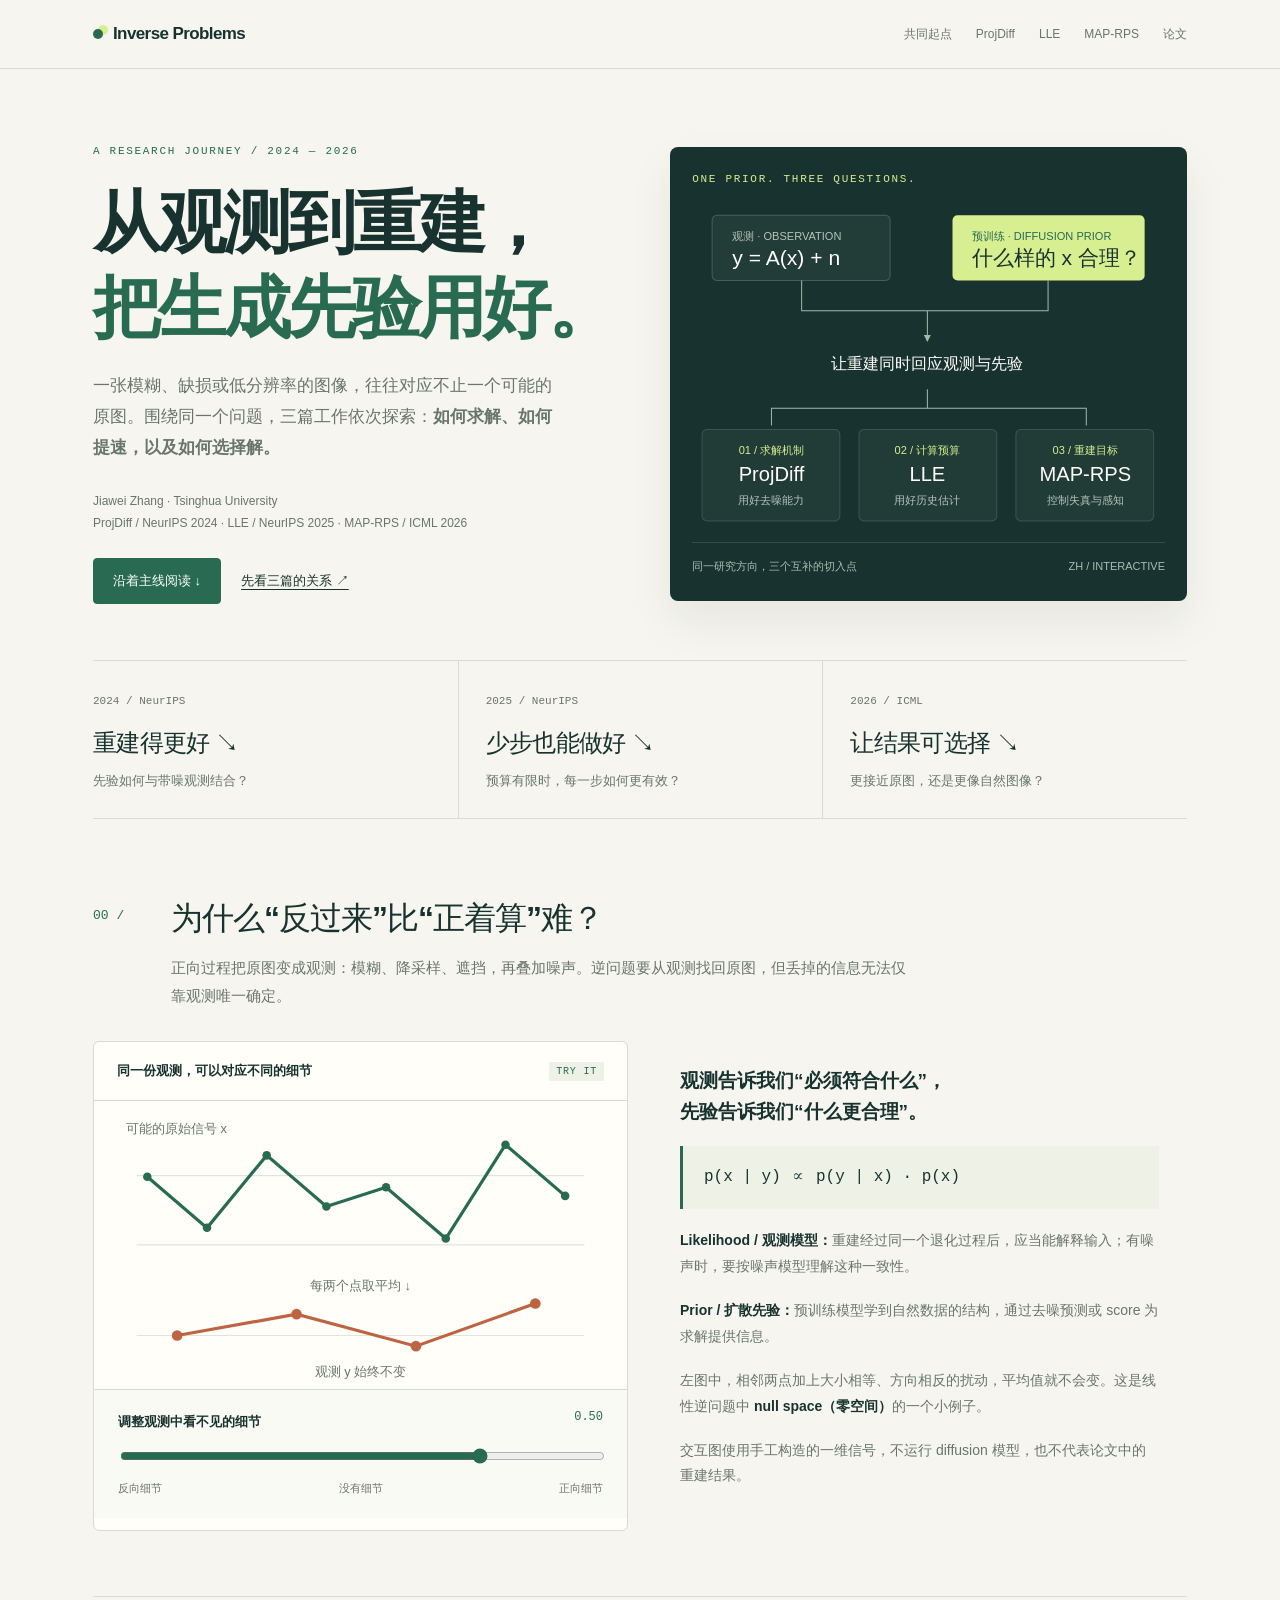
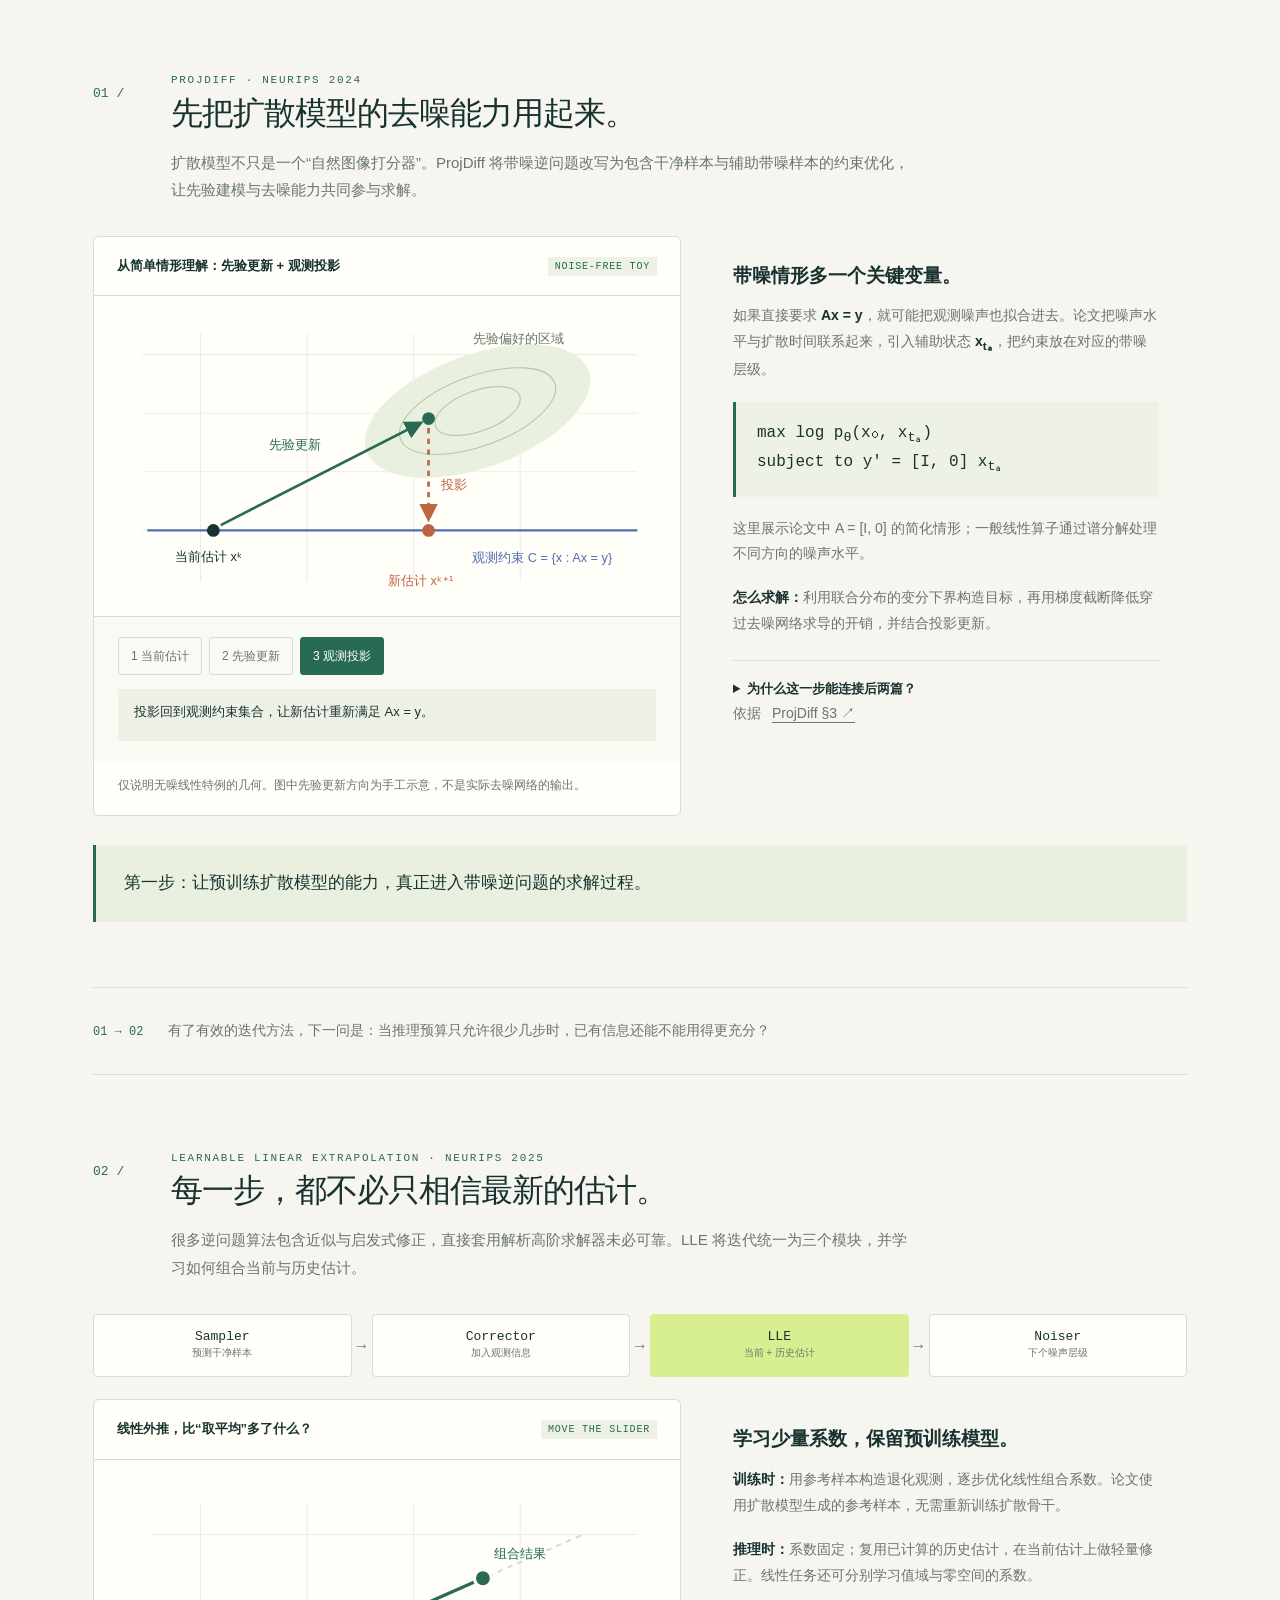
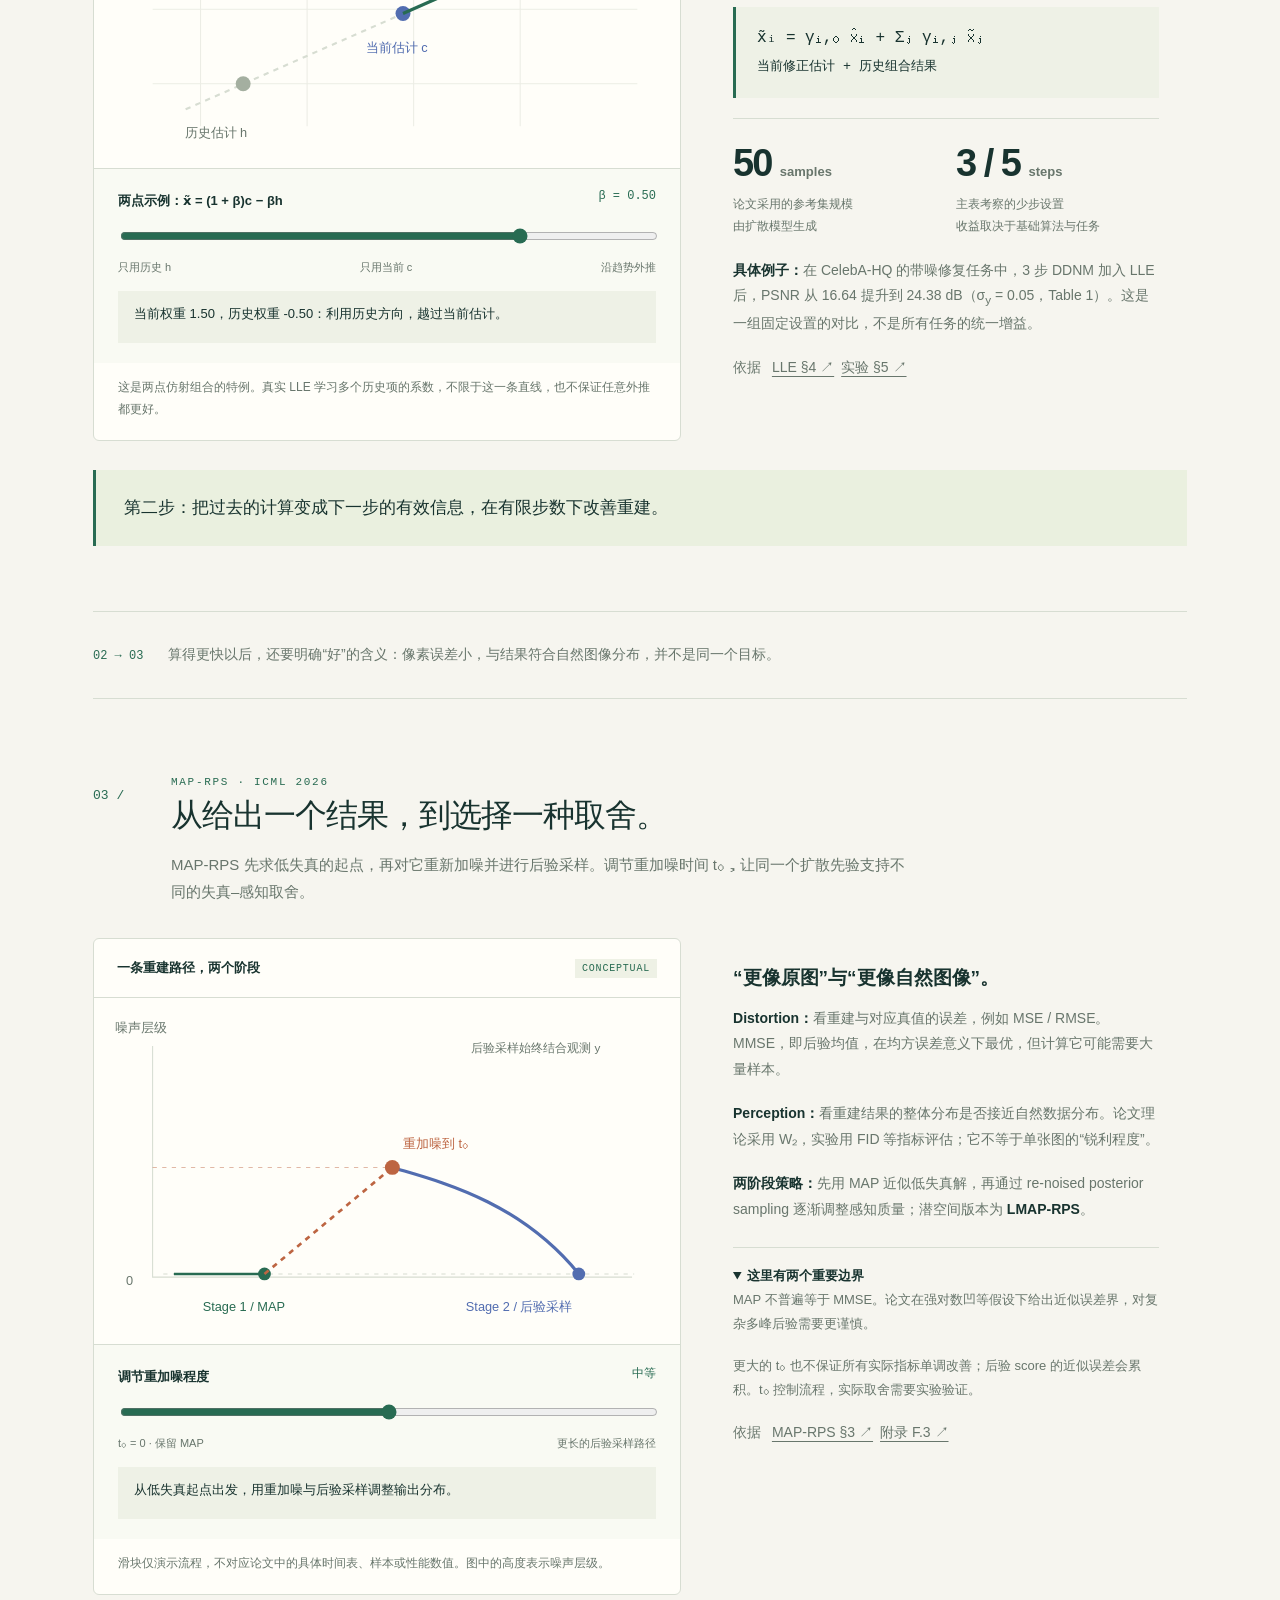
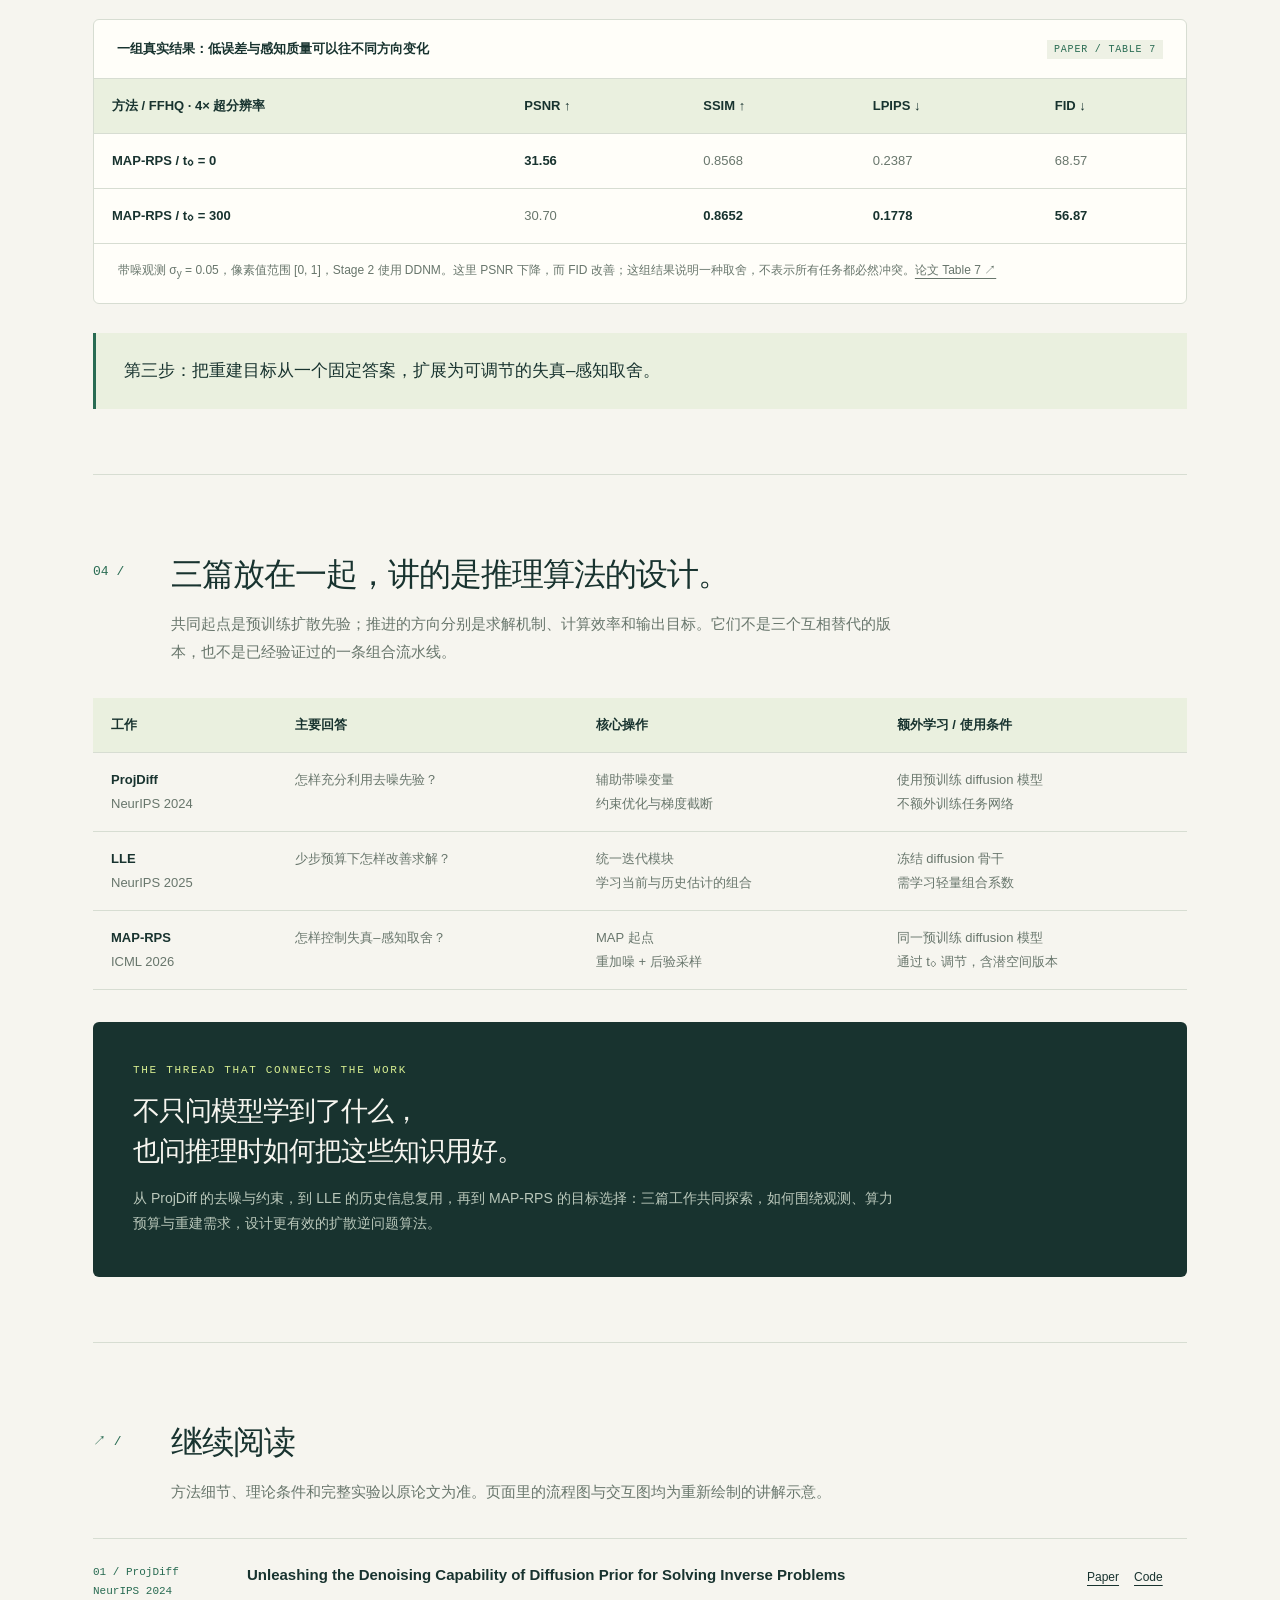
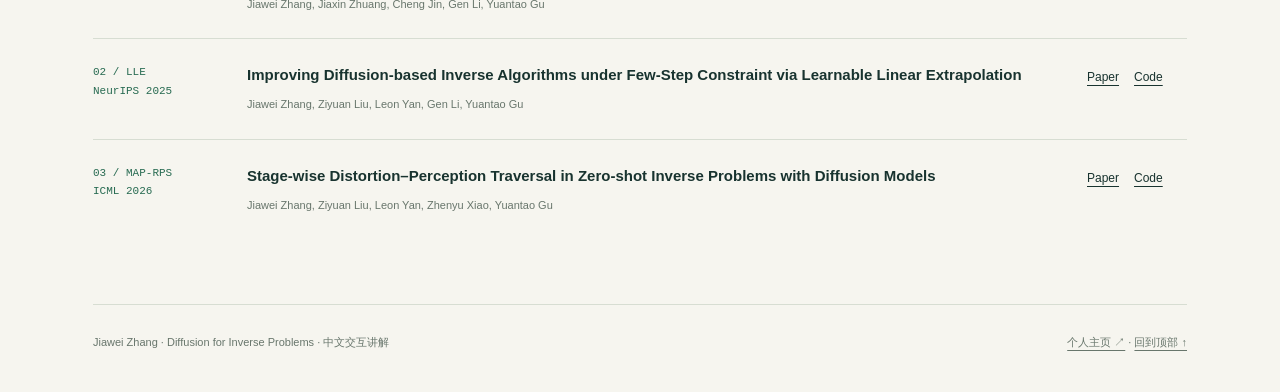
<file: inverse-problems/index.html>
<!doctype html>
<html lang="zh-CN">
<head>
<meta charset="utf-8"><meta name="viewport" content="width=device-width,initial-scale=1">
<title>从观测到重建 — 三篇 diffusion 逆问题工作</title>
<meta name="description" content="串起 ProjDiff、LLE 与 MAP-RPS：如何利用扩散先验、减少求解步数，并选择失真与感知质量之间的重建结果。">
<style>
:root{--bg:#f6f5ef;--white:#fffef9;--ink:#18332f;--muted:#68766c;--line:#d7ddd2;--green:#286b52;--lime:#d7ee91;--orange:#bd6542;--blue:#526db0;--mono:Consolas,monospace}*{box-sizing:border-box}html{scroll-behavior:smooth;scroll-padding-top:85px}body{margin:0;background:var(--bg);color:var(--ink);font-family:Inter,-apple-system,BlinkMacSystemFont,'Segoe UI','Microsoft YaHei',sans-serif;line-height:1.85}a{color:inherit;text-underline-offset:4px}button,input{font:inherit}button{cursor:pointer}button:focus-visible,a:focus-visible,input:focus-visible,summary:focus-visible{outline:3px solid var(--orange);outline-offset:5px}::selection{background:var(--lime)}.wrap{max-width:1170px;margin:auto;padding:0 38px}.top{position:sticky;top:0;background:#f6f5eff5;backdrop-filter:blur(12px);border-bottom:1px solid var(--line);z-index:10}.top .wrap{height:68px;display:flex;align-items:center;justify-content:space-between;gap:25px}.brand{font-weight:700;text-decoration:none;font-size:17px;letter-spacing:-.6px}.brand:before{content:'';display:inline-block;width:10px;height:10px;border-radius:50%;background:var(--green);margin-right:10px;box-shadow:5px -4px 0 var(--lime)}nav{display:flex;gap:24px;font-size:12px}nav a{text-decoration:none;color:var(--muted)}nav a:hover{color:var(--green)}.eyebrow{font:11px/1.5 var(--mono);letter-spacing:1.7px;color:var(--green);text-transform:uppercase}.hero{padding:74px 0 0}.hero-grid{display:grid;grid-template-columns:1.03fr 1fr;gap:45px;align-items:center}.hero h1{font-size:clamp(42px,5.6vw,68px);line-height:1.25;letter-spacing:-3px;font-weight:620;margin:20px 0}.hero h1 span{color:var(--green)}.lead{font-size:17px;color:var(--muted);max-width:470px}.byline{font-size:12px;color:var(--muted);margin-top:26px}.actions{display:flex;gap:20px;align-items:center;margin-top:24px}.btn{display:inline-block;background:var(--green);color:white;border:1px solid var(--green);padding:10px 19px;border-radius:4px;font-size:13px;text-decoration:none}.btn:hover{background:#1c4f3c}.btn.secondary{background:transparent;color:var(--green);border-color:var(--line)}.hero-art{background:var(--ink);border-radius:8px;padding:24px 22px;box-shadow:0 20px 45px #163b2c12}.hero-art .eyebrow{color:var(--lime)}svg{width:100%;height:auto;display:block;font-family:inherit}svg text{font-family:inherit}.art-foot{font-size:11px;color:#a9bdb0;border-top:1px solid #ffffff20;padding-top:13px;display:flex;justify-content:space-between}.timeline{display:grid;grid-template-columns:repeat(3,1fr);margin-top:56px;border-top:1px solid var(--line);border-bottom:1px solid var(--line)}.timeline a{text-decoration:none;padding:23px 27px;border-left:1px solid var(--line);transition:background .2s}.timeline a:first-child{border:0;padding-left:0}.timeline a:hover{background:#e9eddf}.timeline small{font:11px var(--mono);color:var(--muted)}.timeline strong{display:block;font-size:24px;font-weight:550;margin-top:7px;letter-spacing:-.7px}.timeline span{font-size:13px;color:var(--muted)}section.chapter{padding:75px 0 65px;border-bottom:1px solid var(--line)}.section-head{display:grid;grid-template-columns:60px 1fr;gap:18px;margin-bottom:32px}.num{font:13px var(--mono);padding-top:14px;color:var(--green)}h2{font-size:32px;line-height:1.5;letter-spacing:-1px;font-weight:580;margin:0 0 12px}h3{font-size:19px;font-weight:600;line-height:1.6;margin:0 0 12px}.section-head p{color:var(--muted);max-width:740px;margin:0;font-size:15px}.split{display:grid;grid-template-columns:1fr 1fr;gap:24px}.wide-left{grid-template-columns:1.22fr 1fr}.panel{background:var(--white);border:1px solid var(--line);border-radius:6px;overflow:hidden;min-width:0}.panel-pad{padding:25px 28px}.panel-head{display:flex;justify-content:space-between;align-items:center;gap:15px;padding:17px 23px;border-bottom:1px solid var(--line);font-size:13px}.pill{font:10px var(--mono);letter-spacing:.8px;color:var(--green);padding:4px 7px;background:#eef1e5;white-space:nowrap}.caption,.note,.source{font-size:12px;color:var(--muted);line-height:1.8}.caption{padding:0 24px 19px;margin:0}.note{margin:14px 0}.source a{margin-left:7px}.formula{background:#eef1e6;padding:18px 21px;font:16px/1.7 var(--mono);overflow-x:auto;margin:19px 0;border-left:3px solid var(--green)}.copy p{font-size:14px;color:var(--muted);margin:0 0 18px}.copy strong{color:var(--ink);font-weight:600}.callout{margin:29px 0 0;padding:23px 28px;border-left:3px solid var(--green);background:#eaf0df;font-size:17px;line-height:1.8}.bridge{padding:30px 0;display:flex;gap:25px;align-items:baseline;color:var(--muted);font-size:14px;border-bottom:1px solid var(--line)}.bridge b{color:var(--green);font:12px var(--mono);white-space:nowrap}.control{padding:20px 24px;border-top:1px solid var(--line);background:#f9faf3}.control label{display:flex;justify-content:space-between;gap:20px;font-size:13px;font-weight:600;margin-bottom:10px}.control input[type=range]{width:100%;accent-color:var(--green);cursor:pointer}.ends{display:flex;justify-content:space-between;font-size:11px;color:var(--muted);margin-top:4px}.control output{font:12px var(--mono);color:var(--green)}.legend{display:flex;flex-wrap:wrap;gap:16px;font-size:11px;color:var(--muted);padding:0 24px 20px}.legend i{width:9px;height:9px;border-radius:50%;display:inline-block;margin-right:5px;background:var(--green)}.legend .orange{background:var(--orange)}.legend .blue{background:var(--blue)}.legend .gray{background:#a4afa0}.readout{font-size:13px;background:#eef1e6;padding:12px 16px;margin:14px 0 0;min-height:52px;line-height:1.7}.steps{display:flex;gap:7px;flex-wrap:wrap}.step{background:transparent;border:1px solid var(--line);border-radius:3px;font-size:12px;padding:7px 12px;color:var(--muted)}.step[aria-pressed=true]{background:var(--green);border-color:var(--green);color:white}.detail{border-top:1px solid var(--line);margin-top:24px;padding-top:16px}.detail summary{cursor:pointer;font-size:13px;font-weight:600}.detail p{font-size:13px;color:var(--muted)}.process{display:grid;grid-template-columns:1fr 24px 1fr 24px 1fr;align-items:center;text-align:center;margin:22px 0}.process div{border:1px solid var(--line);padding:14px 6px;border-radius:4px;background:var(--white)}.process b{font:13px var(--mono);display:block}.process small{display:block;font-size:10px;color:var(--muted)}.process .highlight{background:var(--lime);border-color:var(--lime)}.process span{color:var(--muted)}.big-stat{font-size:38px;letter-spacing:-2px;line-height:1.3;font-weight:550}.big-stat small{font-size:13px;letter-spacing:0;color:var(--muted)}.experiment{display:grid;grid-template-columns:1fr 1fr;gap:20px;padding:20px 0;border-top:1px solid var(--line);margin-top:20px}.experiment p{font-size:12px;margin:5px 0 0;color:var(--muted)}.table-scroll{overflow-x:auto}table{border-collapse:collapse;width:100%;font-size:13px;text-align:left;min-width:650px}th{font-weight:600;background:#eaf0df}td,th{padding:15px 18px;vertical-align:top;border-bottom:1px solid var(--line)}td{color:var(--muted)}td strong{color:var(--ink)}.papers{display:grid;gap:0;margin-top:28px}.paper{display:grid;grid-template-columns:130px 1fr 100px;gap:24px;padding:24px 0;border-top:1px solid var(--line);align-items:start}.paper .venue{font:11px/1.7 var(--mono);color:var(--green)}.paper h3{font-size:15px;margin:0 0 7px;font-weight:600}.paper p{font-size:11px;color:var(--muted);margin:0}.paper-links{font-size:12px;display:flex;gap:15px;padding-top:3px}.closing{background:var(--ink);color:var(--bg);padding:40px;border-radius:6px;margin-top:32px}.closing .eyebrow{color:var(--lime)}.closing h2{margin-top:12px;font-size:27px}.closing p{font-size:14px;color:#bac8bb;max-width:760px;margin-bottom:0}footer{padding:27px 0 40px;color:var(--muted);font-size:11px;display:flex;justify-content:space-between;gap:20px}.skip{position:absolute;left:10px;top:-100px}.skip:focus{top:10px;background:white;z-index:20;padding:10px}.noscript{padding:15px;background:var(--lime);font-size:13px}
@media(max-width:850px){.wrap{padding:0 24px}.hero-grid,.split,.wide-left{grid-template-columns:1fr}.hero-art{max-width:570px;width:100%;margin:auto}.hero{padding-top:45px}.hero h1{font-size:54px}.lead{max-width:650px}nav{gap:14px}.timeline a{padding:19px 14px}.timeline strong{font-size:20px}.section-head{grid-template-columns:40px 1fr;gap:10px}h2{font-size:28px}.paper{grid-template-columns:100px 1fr}.paper-links{grid-column:2}section.chapter{padding:55px 0}.bridge{gap:15px}}
@media(max-width:520px){.wrap{padding:0 18px}.top .wrap{height:62px;gap:15px}.brand{font-size:14px}.top nav{gap:13px;font-size:11px}.top nav .hide-small{display:none}.hero h1{font-size:43px;letter-spacing:-2px}.lead{font-size:15px}.hero-grid{gap:30px}.timeline{grid-template-columns:1fr}.timeline a,.timeline a:first-child{padding:15px 0;border-left:0;border-bottom:1px solid var(--line);display:grid;grid-template-columns:113px 1fr}.timeline strong{margin:0}.timeline span{grid-column:2}.hero-art{padding:20px 14px}.section-head{display:block}.num{display:block;margin-bottom:10px}h2{font-size:25px}.panel-pad{padding:22px}.callout{padding:20px;font-size:15px}.bridge{display:block}.bridge b{display:block;margin-bottom:8px}.paper{grid-template-columns:1fr;gap:9px}.paper-links{grid-column:1}.closing{padding:25px}.closing h2{font-size:23px}footer{display:block}.control{padding:17px 20px}.art-foot{font-size:10px}.experiment{gap:12px}.big-stat{font-size:32px}}
@media(prefers-reduced-motion:reduce){html{scroll-behavior:auto}*{transition:none!important}}
</style></head>
<body><a class="skip" href="#main">跳到正文</a><header class="top"><div class="wrap"><a class="brand" href="#">Inverse Problems</a><nav aria-label="章节导航"><a class="hide-small" href="#problem">共同起点</a><a href="#projdiff">ProjDiff</a><a href="#lle">LLE</a><a href="#maprps">MAP-RPS</a><a class="hide-small" href="#papers">论文</a></nav></div></header>
<main class="wrap" id="main"><section class="hero"><div class="hero-grid"><div><div class="eyebrow">A research journey / 2024 — 2026</div><h1>从观测到重建，<br><span>把生成先验用好。</span></h1><p class="lead">一张模糊、缺损或低分辨率的图像，往往对应不止一个可能的原图。围绕同一个问题，三篇工作依次探索：<strong>如何求解、如何提速，以及如何选择解。</strong></p><div class="byline">Jiawei Zhang · Tsinghua University<br>ProjDiff / NeurIPS 2024 · LLE / NeurIPS 2025 · MAP-RPS / ICML 2026</div><div class="actions"><a class="btn" href="#problem">沿着主线阅读 ↓</a><a href="#overview" style="font-size:13px">先看三篇的关系 ↗</a></div></div>
<div class="hero-art"><div class="eyebrow">ONE PRIOR. THREE QUESTIONS.</div><svg viewBox="0 0 470 353" role="img" aria-label="研究主线：观测与扩散先验共同参与重建，ProjDiff关注求解，LLE关注步数，MAP-RPS关注选择。"><defs><marker id="ha" markerWidth="7" markerHeight="7" refX="6" refY="3.5" orient="auto"><path d="M0 0L7 3.5L0 7" fill="#9bbda7"/></marker></defs><rect x="20" y="28" width="177" height="65" rx="5" fill="#ffffff0b" stroke="#ffffff30"/><text x="40" y="53" fill="#b4c4b8" font-size="11">观测 · OBSERVATION</text><text x="40" y="78" fill="#fffef9" font-size="21">y = A(x) + n</text><rect x="259" y="28" width="191" height="65" rx="5" fill="#d7ee91"/><text x="278" y="53" fill="#286b52" font-size="11">预训练 · DIFFUSION PRIOR</text><text x="278" y="78" fill="#18332f" font-size="21">什么样的 x 合理？</text><path d="M109 93V123H234M354 93V123H234V153" stroke="#9bbda7" fill="none" marker-end="url(#ha)"/><text x="234" y="181" fill="#fffef9" font-size="16" text-anchor="middle">让重建同时回应观测与先验</text><path d="M234 201V220M79 237V220H392V237" stroke="#9bbda7" fill="none"/><g fill="#ffffff0a" stroke="#ffffff25"><rect x="10" y="241" width="137" height="91" rx="5"/><rect x="166" y="241" width="137" height="91" rx="5"/><rect x="322" y="241" width="137" height="91" rx="5"/></g><g text-anchor="middle"><text x="79" y="265" fill="#d7ee91" font-size="11">01 / 求解机制</text><text x="79" y="292" fill="#fffef9" font-size="20">ProjDiff</text><text x="79" y="315" fill="#b4c4b8" font-size="11">用好去噪能力</text><text x="234" y="265" fill="#d7ee91" font-size="11">02 / 计算预算</text><text x="234" y="292" fill="#fffef9" font-size="20">LLE</text><text x="234" y="315" fill="#b4c4b8" font-size="11">用好历史估计</text><text x="391" y="265" fill="#d7ee91" font-size="11">03 / 重建目标</text><text x="391" y="292" fill="#fffef9" font-size="20">MAP-RPS</text><text x="391" y="315" fill="#b4c4b8" font-size="11">控制失真与感知</text></g></svg><div class="art-foot"><span>同一研究方向，三个互补的切入点</span><span>ZH / INTERACTIVE</span></div></div></div>
<div class="timeline"><a href="#projdiff"><small>2024 / NeurIPS</small><strong>重建得更好 ↘</strong><span>先验如何与带噪观测结合？</span></a><a href="#lle"><small>2025 / NeurIPS</small><strong>少步也能做好 ↘</strong><span>预算有限时，每一步如何更有效？</span></a><a href="#maprps"><small>2026 / ICML</small><strong>让结果可选择 ↘</strong><span>更接近原图，还是更像自然图像？</span></a></div></section>
<noscript><p class="noscript">页面正文可直接阅读；开启 JavaScript 后可操作四组示意图。</p></noscript>
<section class="chapter" id="problem"><div class="section-head"><span class="num">00 /</span><div><h2>为什么“反过来”比“正着算”难？</h2><p>正向过程把原图变成观测：模糊、降采样、遮挡，再叠加噪声。逆问题要从观测找回原图，但丢掉的信息无法仅靠观测唯一确定。</p></div></div><div class="split"><div class="panel"><div class="panel-head"><strong>同一份观测，可以对应不同的细节</strong><span class="pill">TRY IT</span></div><svg viewBox="0 0 500 270" role="img" aria-label="相邻两个信号值平均后，振幅不同的细节得到完全相同的观测。"><path d="M40 70H460M40 135H460M40 220H460" stroke="#e0e5db"/><text x="30" y="30" font-size="12" fill="#68766c">可能的原始信号 x</text><path id="signal" d="M50 65L106 125L162 45L218 105L274 75L330 135L386 35L442 95" fill="none" stroke="#286b52" stroke-width="3"/><g id="signal-dots"></g><text x="250" y="177" font-size="12" text-anchor="middle" fill="#68766c">每两个点取平均 ↓</text><path d="M78 220L190 200L302 230L414 190" fill="none" stroke="#bd6542" stroke-width="3"/><g fill="#bd6542"><circle cx="78" cy="220" r="5"/><circle cx="190" cy="200" r="5"/><circle cx="302" cy="230" r="5"/><circle cx="414" cy="190" r="5"/></g><text x="250" y="258" font-size="12" text-anchor="middle" fill="#68766c">观测 y 始终不变</text></svg><div class="control"><label for="detail">调整观测中看不见的细节 <output id="detail-value">0.50</output></label><input id="detail" type="range" min="-1" max="1" step="0.01" value="0.5"><div class="ends"><span>反向细节</span><span>没有细节</span><span>正向细节</span></div></div></div><div class="copy panel-pad"><h3>观测告诉我们“必须符合什么”，<br>先验告诉我们“什么更合理”。</h3><div class="formula">p(x | y) ∝ p(y | x) · p(x)</div><p><strong>Likelihood / 观测模型：</strong>重建经过同一个退化过程后，应当能解释输入；有噪声时，要按噪声模型理解这种一致性。</p><p><strong>Prior / 扩散先验：</strong>预训练模型学到自然数据的结构，通过去噪预测或 score 为求解提供信息。</p><p>左图中，相邻两点加上大小相等、方向相反的扰动，平均值就不会变。这是线性逆问题中 <strong>null space（零空间）</strong>的一个小例子。</p><p class="note">交互图使用手工构造的一维信号，不运行 diffusion 模型，也不代表论文中的重建结果。</p></div></div></section>
<section class="chapter" id="projdiff"><div class="section-head"><span class="num">01 /</span><div><div class="eyebrow">ProjDiff · NeurIPS 2024</div><h2>先把扩散模型的去噪能力用起来。</h2><p>扩散模型不只是一个“自然图像打分器”。ProjDiff 将带噪逆问题改写为包含干净样本与辅助带噪样本的约束优化，让先验建模与去噪能力共同参与求解。</p></div></div><div class="split wide-left"><div class="panel"><div class="panel-head"><strong>从简单情形理解：先验更新 + 观测投影</strong><span class="pill">NOISE-FREE TOY</span></div><svg viewBox="0 0 550 300" role="img" aria-label="无噪二维示意：先验更新离开观测约束直线，再通过正交投影返回约束集合。"><defs><marker id="pa" markerWidth="7" markerHeight="7" refX="6" refY="3.5" orient="auto"><path d="M0 0L7 3.5L0 7" fill="#286b52"/></marker><marker id="po" markerWidth="7" markerHeight="7" refX="6" refY="3.5" orient="auto"><path d="M0 0L7 3.5L0 7" fill="#bd6542"/></marker></defs><path d="M45 55H510M45 110H510M45 165H510M45 220H510M100 35V268M200 35V268M300 35V268M400 35V268" stroke="#ecede5"/><ellipse cx="360" cy="108" rx="111" ry="53" transform="rotate(-20 360 108)" fill="#eaf0df"/><ellipse cx="360" cy="108" rx="77" ry="33" transform="rotate(-20 360 108)" fill="none" stroke="#b4c99f"/><ellipse cx="360" cy="108" rx="42" ry="19" transform="rotate(-20 360 108)" fill="none" stroke="#b4c99f"/><text x="356" y="44" font-size="12" fill="#68766c">先验偏好的区域</text><path d="M50 220H510" stroke="#526db0" stroke-width="2"/><text x="355" y="250" font-size="12" fill="#526db0">观测约束 C = {x : Ax = y}</text><circle cx="112" cy="220" r="6" fill="#18332f"/><text x="76" y="249" font-size="12" fill="#18332f">当前估计 xᵏ</text><g id="prior-step"><path d="M119 215L307 119" stroke="#286b52" stroke-width="2.5" marker-end="url(#pa)"/><circle cx="314" cy="115" r="6" fill="#286b52"/><text x="164" y="144" font-size="12" fill="#286b52">先验更新</text></g><g id="projection-step"><path d="M314 124V210" stroke="#bd6542" stroke-width="2.5" stroke-dasharray="5 5" marker-end="url(#po)"/><circle cx="314" cy="220" r="6" fill="#bd6542"/><text x="326" y="181" font-size="12" fill="#bd6542">投影</text><text x="276" y="271" font-size="12" fill="#bd6542">新估计 xᵏ⁺¹</text></g></svg><div class="control"><div class="steps" aria-label="查看求解步骤"><button class="step" data-proj="0" aria-pressed="false">1 当前估计</button><button class="step" data-proj="1" aria-pressed="false">2 先验更新</button><button class="step" data-proj="2" aria-pressed="true">3 观测投影</button></div><div class="readout" id="proj-readout" aria-live="polite">投影回到观测约束集合，让新估计重新满足 Ax = y。</div></div><p class="caption" style="padding-top:14px">仅说明无噪线性特例的几何。图中先验更新方向为手工示意，不是实际去噪网络的输出。</p></div><div class="copy panel-pad"><h3>带噪情形多一个关键变量。</h3><p>如果直接要求 <strong>Ax = y</strong>，就可能把观测噪声也拟合进去。论文把噪声水平与扩散时间联系起来，引入辅助状态 <strong>x<sub>tₐ</sub></strong>，把约束放在对应的带噪层级。</p><div class="formula">max log p<sub>θ</sub>(x₀, x<sub>tₐ</sub>)<br>subject to y′ = [I, 0] x<sub>tₐ</sub></div><p class="note">这里展示论文中 A = [I, 0] 的简化情形；一般线性算子通过谱分解处理不同方向的噪声水平。</p><p><strong>怎么求解：</strong>利用联合分布的变分下界构造目标，再用梯度截断降低穿过去噪网络求导的开销，并结合投影更新。</p><details class="detail"><summary>为什么这一步能连接后两篇？</summary><p>它把注意力放到推理算法本身：在已有扩散模型上，怎样组织去噪、数据一致性与迭代。LLE 随后从更一般的角度研究迭代结构；MAP-RPS 则进一步区分求解目标。</p></details><p class="source">依据 <a href="https://arxiv.org/html/2406.06959#S3">ProjDiff §3 ↗</a></p></div></div><div class="callout">第一步：让预训练扩散模型的能力，真正进入带噪逆问题的求解过程。</div></section>
<div class="bridge"><b>01 → 02</b><span>有了有效的迭代方法，下一问是：当推理预算只允许很少几步时，已有信息还能不能用得更充分？</span></div>
<section class="chapter" id="lle"><div class="section-head"><span class="num">02 /</span><div><div class="eyebrow">Learnable Linear Extrapolation · NeurIPS 2025</div><h2>每一步，都不必只相信最新的估计。</h2><p>很多逆问题算法包含近似与启发式修正，直接套用解析高阶求解器未必可靠。LLE 将迭代统一为三个模块，并学习如何组合当前与历史估计。</p></div></div><div class="process" aria-label="LLE统一结构：Sampler去噪估计，Corrector观测修正，LLE历史组合，Noiser映射至下一个噪声层级" style="grid-template-columns:1fr 20px 1fr 20px 1fr 20px 1fr"><div><b>Sampler</b><small>预测干净样本</small></div><span>→</span><div><b>Corrector</b><small>加入观测信息</small></div><span>→</span><div class="highlight"><b>LLE</b><small>当前 + 历史估计</small></div><span>→</span><div><b>Noiser</b><small>下个噪声层级</small></div></div><div class="split wide-left"><div class="panel"><div class="panel-head"><strong>线性外推，比“取平均”多了什么？</strong><span class="pill">MOVE THE SLIDER</span></div><svg viewBox="0 0 550 290" role="img" aria-label="两点线性组合示意：历史点h与当前点c的权重可为负，因此能沿方向外推。"><path d="M55 70H510M55 140H510M55 210H510M100 40V250M200 40V250M300 40V250M400 40V250" stroke="#ecede5"/><path d="M86 234L461 69" stroke="#d7ddd2" stroke-width="2" stroke-dasharray="5 5"/><circle cx="140" cy="210" r="7" fill="#a4afa0"/><circle cx="290" cy="144" r="7" fill="#526db0"/><text x="85" y="260" font-size="12" fill="#68766c">历史估计 h</text><text x="255" y="180" font-size="12" fill="#526db0">当前估计 c</text><path id="lle-line" d="M290 144L365 111" stroke="#286b52" stroke-width="3"/><circle id="lle-dot" cx="365" cy="111" r="8" fill="#286b52" stroke="#fffef9" stroke-width="3"/><text id="lle-label" x="375" y="95" font-size="12" fill="#286b52">组合结果</text></svg><div class="control"><label for="weight">两点示例：x̃ = (1 + β)c − βh <output id="weight-value">β = 0.50</output></label><input type="range" id="weight" min="-1" max="1" step="0.01" value="0.5"><div class="ends"><span>只用历史 h</span><span>只用当前 c</span><span>沿趋势外推</span></div><div class="readout" id="lle-readout">当前权重 1.50，历史权重 −0.50：利用历史方向，越过当前估计。</div></div><p class="caption" style="padding-top:14px">这是两点仿射组合的特例。真实 LLE 学习多个历史项的系数，不限于这一条直线，也不保证任意外推都更好。</p></div><div class="copy panel-pad"><h3>学习少量系数，保留预训练模型。</h3><p><strong>训练时：</strong>用参考样本构造退化观测，逐步优化线性组合系数。论文使用扩散模型生成的参考样本，无需重新训练扩散骨干。</p><p><strong>推理时：</strong>系数固定；复用已计算的历史估计，在当前估计上做轻量修正。线性任务还可分别学习值域与零空间的系数。</p><div class="formula">x̃ᵢ = γᵢ,₀ x̂ᵢ + Σⱼ γᵢ,ⱼ x̃ⱼ<br><small>当前修正估计 + 历史组合结果</small></div><div class="experiment"><div><div class="big-stat">50 <small>samples</small></div><p>论文采用的参考集规模<br>由扩散模型生成</p></div><div><div class="big-stat">3 / 5 <small>steps</small></div><p>主表考察的少步设置<br>收益取决于基础算法与任务</p></div></div><p><strong>具体例子：</strong>在 CelebA-HQ 的带噪修复任务中，3 步 DDNM 加入 LLE 后，PSNR 从 16.64 提升到 24.38 dB（σ<sub>y</sub> = 0.05，Table 1）。这是一组固定设置的对比，不是所有任务的统一增益。</p><p class="source">依据 <a href="https://arxiv.org/html/2503.10103#S4">LLE §4 ↗</a><a href="https://arxiv.org/html/2503.10103#S5">实验 §5 ↗</a></p></div></div><div class="callout">第二步：把过去的计算变成下一步的有效信息，在有限步数下改善重建。</div></section>
<div class="bridge"><b>02 → 03</b><span>算得更快以后，还要明确“好”的含义：像素误差小，与结果符合自然图像分布，并不是同一个目标。</span></div>
<section class="chapter" id="maprps"><div class="section-head"><span class="num">03 /</span><div><div class="eyebrow">MAP-RPS · ICML 2026</div><h2>从给出一个结果，到选择一种取舍。</h2><p>MAP-RPS 先求低失真的起点，再对它重新加噪并进行后验采样。调节重加噪时间 t₀，让同一个扩散先验支持不同的失真–感知取舍。</p></div></div><div class="split wide-left"><div class="panel"><div class="panel-head"><strong>一条重建路径，两个阶段</strong><span class="pill">CONCEPTUAL</span></div><svg viewBox="0 0 550 325" role="img" aria-label="MAP估计之后，先升至t0对应的噪声层级，再沿后验采样路径回到干净样本。滑块控制重加噪高度。"><path d="M55 45V262H505" stroke="#d7ddd2" fill="none"/><text x="20" y="32" fill="#68766c" font-size="12">噪声层级</text><text x="30" y="269" fill="#68766c" font-size="12">0</text><path d="M65 259H507" stroke="#d7ddd2" stroke-dasharray="4 5"/><path d="M75 259H160" fill="none" stroke="#286b52" stroke-width="2.5"/><circle cx="160" cy="259" r="6" fill="#286b52"/><text x="102" y="294" fill="#286b52" font-size="12">Stage 1 / MAP</text><path id="renoise-path" d="M160 259L280 142" stroke="#bd6542" stroke-width="2.5" stroke-dasharray="5 5" fill="none"/><path id="sample-path" d="M280 142C321 171 398 169 455 259" stroke="#526db0" stroke-width="3" fill="none"/><path id="noise-level" d="M55 142H280" stroke="#bd6542" stroke-dasharray="4 5" opacity=".45"/><circle id="noise-dot" cx="280" cy="142" r="7" fill="#bd6542"/><text id="noise-label" x="290" y="124" fill="#bd6542" font-size="12">重加噪到 t₀</text><circle cx="455" cy="259" r="6" fill="#526db0"/><text x="349" y="294" fill="#526db0" font-size="12">Stage 2 / 后验采样</text><text x="354" y="51" fill="#68766c" font-size="11">后验采样始终结合观测 y</text></svg><div class="control"><label for="renoise">调节重加噪程度 <output id="renoise-value">中等</output></label><input id="renoise" type="range" min="0" max="100" step="1" value="50"><div class="ends"><span>t₀ = 0 · 保留 MAP</span><span>更长的后验采样路径</span></div><div class="readout" id="map-readout">从低失真起点出发，用重加噪与后验采样调整输出分布。</div></div><p class="caption" style="padding-top:14px">滑块仅演示流程，不对应论文中的具体时间表、样本或性能数值。图中的高度表示噪声层级。</p></div><div class="copy panel-pad"><h3>“更像原图”与“更像自然图像”。</h3><p><strong>Distortion：</strong>看重建与对应真值的误差，例如 MSE / RMSE。MMSE，即后验均值，在均方误差意义下最优，但计算它可能需要大量样本。</p><p><strong>Perception：</strong>看重建结果的整体分布是否接近自然数据分布。论文理论采用 W₂，实验用 FID 等指标评估；它不等于单张图的“锐利程度”。</p><p><strong>两阶段策略：</strong>先用 MAP 近似低失真解，再通过 re-noised posterior sampling 逐渐调整感知质量；潜空间版本为 <strong>LMAP-RPS</strong>。</p><details class="detail" open><summary>这里有两个重要边界</summary><p>MAP 不普遍等于 MMSE。论文在强对数凹等假设下给出近似误差界，对复杂多峰后验需要更谨慎。</p><p>更大的 t₀ 也不保证所有实际指标单调改善；后验 score 的近似误差会累积。t₀ 控制流程，实际取舍需要实验验证。</p></details><p class="source">依据 <a href="https://arxiv.org/html/2605.28711#S3">MAP-RPS §3 ↗</a><a href="https://arxiv.org/html/2605.28711">附录 F.3 ↗</a></p></div></div>
<div class="panel" style="margin-top:24px"><div class="panel-head"><strong>一组真实结果：低误差与感知质量可以往不同方向变化</strong><span class="pill">PAPER / TABLE 7</span></div><div class="table-scroll"><table><thead><tr><th>方法 / FFHQ · 4× 超分辨率</th><th>PSNR ↑</th><th>SSIM ↑</th><th>LPIPS ↓</th><th>FID ↓</th></tr></thead><tbody><tr><td><strong>MAP-RPS / t₀ = 0</strong></td><td><strong>31.56</strong></td><td>0.8568</td><td>0.2387</td><td>68.57</td></tr><tr><td><strong>MAP-RPS / t₀ = 300</strong></td><td>30.70</td><td><strong>0.8652</strong></td><td><strong>0.1778</strong></td><td><strong>56.87</strong></td></tr></tbody></table></div><p class="caption" style="padding-top:16px">带噪观测 σ<sub>y</sub> = 0.05，像素值范围 [0, 1]，Stage 2 使用 DDNM。这里 PSNR 下降，而 FID 改善；这组结果说明一种取舍，不表示所有任务都必然冲突。<a href="https://arxiv.org/html/2605.28711">论文 Table 7 ↗</a></p></div><div class="callout">第三步：把重建目标从一个固定答案，扩展为可调节的失真–感知取舍。</div></section>
<section class="chapter" id="overview"><div class="section-head"><span class="num">04 /</span><div><h2>三篇放在一起，讲的是推理算法的设计。</h2><p>共同起点是预训练扩散先验；推进的方向分别是求解机制、计算效率和输出目标。它们不是三个互相替代的版本，也不是已经验证过的一条组合流水线。</p></div></div><div class="table-scroll"><table><thead><tr><th>工作</th><th>主要回答</th><th>核心操作</th><th>额外学习 / 使用条件</th></tr></thead><tbody><tr><td><strong>ProjDiff</strong><br>NeurIPS 2024</td><td>怎样充分利用去噪先验？</td><td>辅助带噪变量<br>约束优化与梯度截断</td><td>使用预训练 diffusion 模型<br>不额外训练任务网络</td></tr><tr><td><strong>LLE</strong><br>NeurIPS 2025</td><td>少步预算下怎样改善求解？</td><td>统一迭代模块<br>学习当前与历史估计的组合</td><td>冻结 diffusion 骨干<br>需学习轻量组合系数</td></tr><tr><td><strong>MAP-RPS</strong><br>ICML 2026</td><td>怎样控制失真–感知取舍？</td><td>MAP 起点<br>重加噪 + 后验采样</td><td>同一预训练 diffusion 模型<br>通过 t₀ 调节，含潜空间版本</td></tr></tbody></table></div><div class="closing"><div class="eyebrow">The thread that connects the work</div><h2>不只问模型学到了什么，<br>也问推理时如何把这些知识用好。</h2><p>从 ProjDiff 的去噪与约束，到 LLE 的历史信息复用，再到 MAP-RPS 的目标选择：三篇工作共同探索，如何围绕观测、算力预算与重建需求，设计更有效的扩散逆问题算法。</p></div></section>
<section class="chapter" id="papers"><div class="section-head"><span class="num">↗ /</span><div><h2>继续阅读</h2><p>方法细节、理论条件和完整实验以原论文为准。页面里的流程图与交互图均为重新绘制的讲解示意。</p></div></div><div class="papers"><article class="paper"><div class="venue">01 / ProjDiff<br>NeurIPS 2024</div><div><h3>Unleashing the Denoising Capability of Diffusion Prior for Solving Inverse Problems</h3><p>Jiawei Zhang, Jiaxin Zhuang, Cheng Jin, Gen Li, Yuantao Gu</p></div><div class="paper-links"><a href="https://arxiv.org/abs/2406.06959">Paper</a><a href="https://github.com/weigerzan/ProjDiff">Code</a></div></article><article class="paper"><div class="venue">02 / LLE<br>NeurIPS 2025</div><div><h3>Improving Diffusion-based Inverse Algorithms under Few-Step Constraint via Learnable Linear Extrapolation</h3><p>Jiawei Zhang, Ziyuan Liu, Leon Yan, Gen Li, Yuantao Gu</p></div><div class="paper-links"><a href="https://arxiv.org/abs/2503.10103">Paper</a><a href="https://github.com/weigerzan/LLE_inverse_problem">Code</a></div></article><article class="paper"><div class="venue">03 / MAP-RPS<br>ICML 2026</div><div><h3>Stage-wise Distortion–Perception Traversal in Zero-shot Inverse Problems with Diffusion Models</h3><p>Jiawei Zhang, Ziyuan Liu, Leon Yan, Zhenyu Xiao, Yuantao Gu</p></div><div class="paper-links"><a href="https://arxiv.org/abs/2605.28711">Paper</a><a href="https://github.com/weigerzan/MAP_RPS">Code</a></div></article></div></section>
<footer><span>Jiawei Zhang · Diffusion for Inverse Problems · 中文交互讲解</span><span><a href="https://weigerzan.github.io/">个人主页 ↗</a> · <a href="#">回到顶部 ↑</a></span></footer></main>
<script>
'use strict';
const $=id=>document.getElementById(id);
const NS='http://www.w3.org/2000/svg';
function signalUpdate(){const a=Number($('detail').value),m=[95,75,105,65];let points=[];m.forEach((v,i)=>{points.push([50+i*112,v-a*48],[106+i*112,v+a*48]);});$('signal').setAttribute('d',points.map((p,i)=>(i?'L':'M')+p.join(' ')).join(''));$('signal-dots').replaceChildren(...points.map(p=>{const c=document.createElementNS(NS,'circle');c.setAttribute('cx',p[0]);c.setAttribute('cy',p[1]);c.setAttribute('r',4);c.setAttribute('fill','#286b52');return c;}));$('detail-value').textContent=a.toFixed(2);}
$('detail').addEventListener('input',signalUpdate);signalUpdate();
const projText=['当前估计已满足无噪观测，但在观测未约束的方向上仍可能不合理。','先验信息给出更新方向；这一步之后，估计可能偏离观测约束。','投影回到观测约束集合，让新估计重新满足 Ax = y。'];
document.querySelectorAll('[data-proj]').forEach(b=>b.addEventListener('click',()=>{const s=Number(b.dataset.proj);document.querySelectorAll('[data-proj]').forEach(v=>v.setAttribute('aria-pressed',String(v===b)));$('prior-step').style.opacity=s>=1?'1':'.12';$('projection-step').style.opacity=s>=2?'1':'.12';$('proj-readout').textContent=projText[s];}));
function lleUpdate(){const b=Number($('weight').value),x=290+b*150,y=144-b*66;$('weight-value').textContent='β = '+b.toFixed(2);$('lle-dot').setAttribute('cx',x);$('lle-dot').setAttribute('cy',y);$('lle-line').setAttribute('d',`M290 144L${x} ${y}`);$('lle-label').setAttribute('x',Math.min(x+10,460));$('lle-label').setAttribute('y',y-19);$('lle-label').setAttribute('text-anchor',x>400?'end':'start');$('lle-readout').textContent=`当前权重 ${(1+b).toFixed(2)}，历史权重 ${(-b).toFixed(2)}：`+(b>0?'利用历史方向，越过当前估计。':b===0?'只保留当前估计。':b===-1?'只保留历史估计。':'在历史估计与当前估计之间插值。');}
$('weight').addEventListener('input',lleUpdate);lleUpdate();
function mapUpdate(){const t=Number($('renoise').value)/100,y=259-200*t;$('renoise-path').setAttribute('d',`M160 259L280 ${y}`);$('sample-path').setAttribute('d',`M280 ${y}C321 ${y+25*t} 398 ${259-140*t} 455 259`);$('noise-level').setAttribute('d',`M55 ${y}H280`);$('noise-dot').setAttribute('cy',y);$('noise-label').setAttribute('y',y-18);$('renoise-value').textContent=t===0?'t₀ = 0':t<.33?'较少':t<.67?'中等':'较多';$('map-readout').textContent=t===0?'t₀ = 0：不进行第二阶段，输出 Stage 1 得到的 MAP 估计。':t<.67?'从低失真起点出发，用重加噪与后验采样调整输出分布。':'重加噪更深，后验采样路径也更长；实际质量仍受采样近似误差影响。';$('renoise-path').style.opacity=t===0?'.12':'1';$('sample-path').style.opacity=t===0?'.12':'1';$('noise-dot').style.opacity=t===0?'.12':'1';$('noise-label').textContent=t===0?'不重加噪':'重加噪到 t₀';}
$('renoise').addEventListener('input',mapUpdate);mapUpdate();
</script></body></html>
</file>
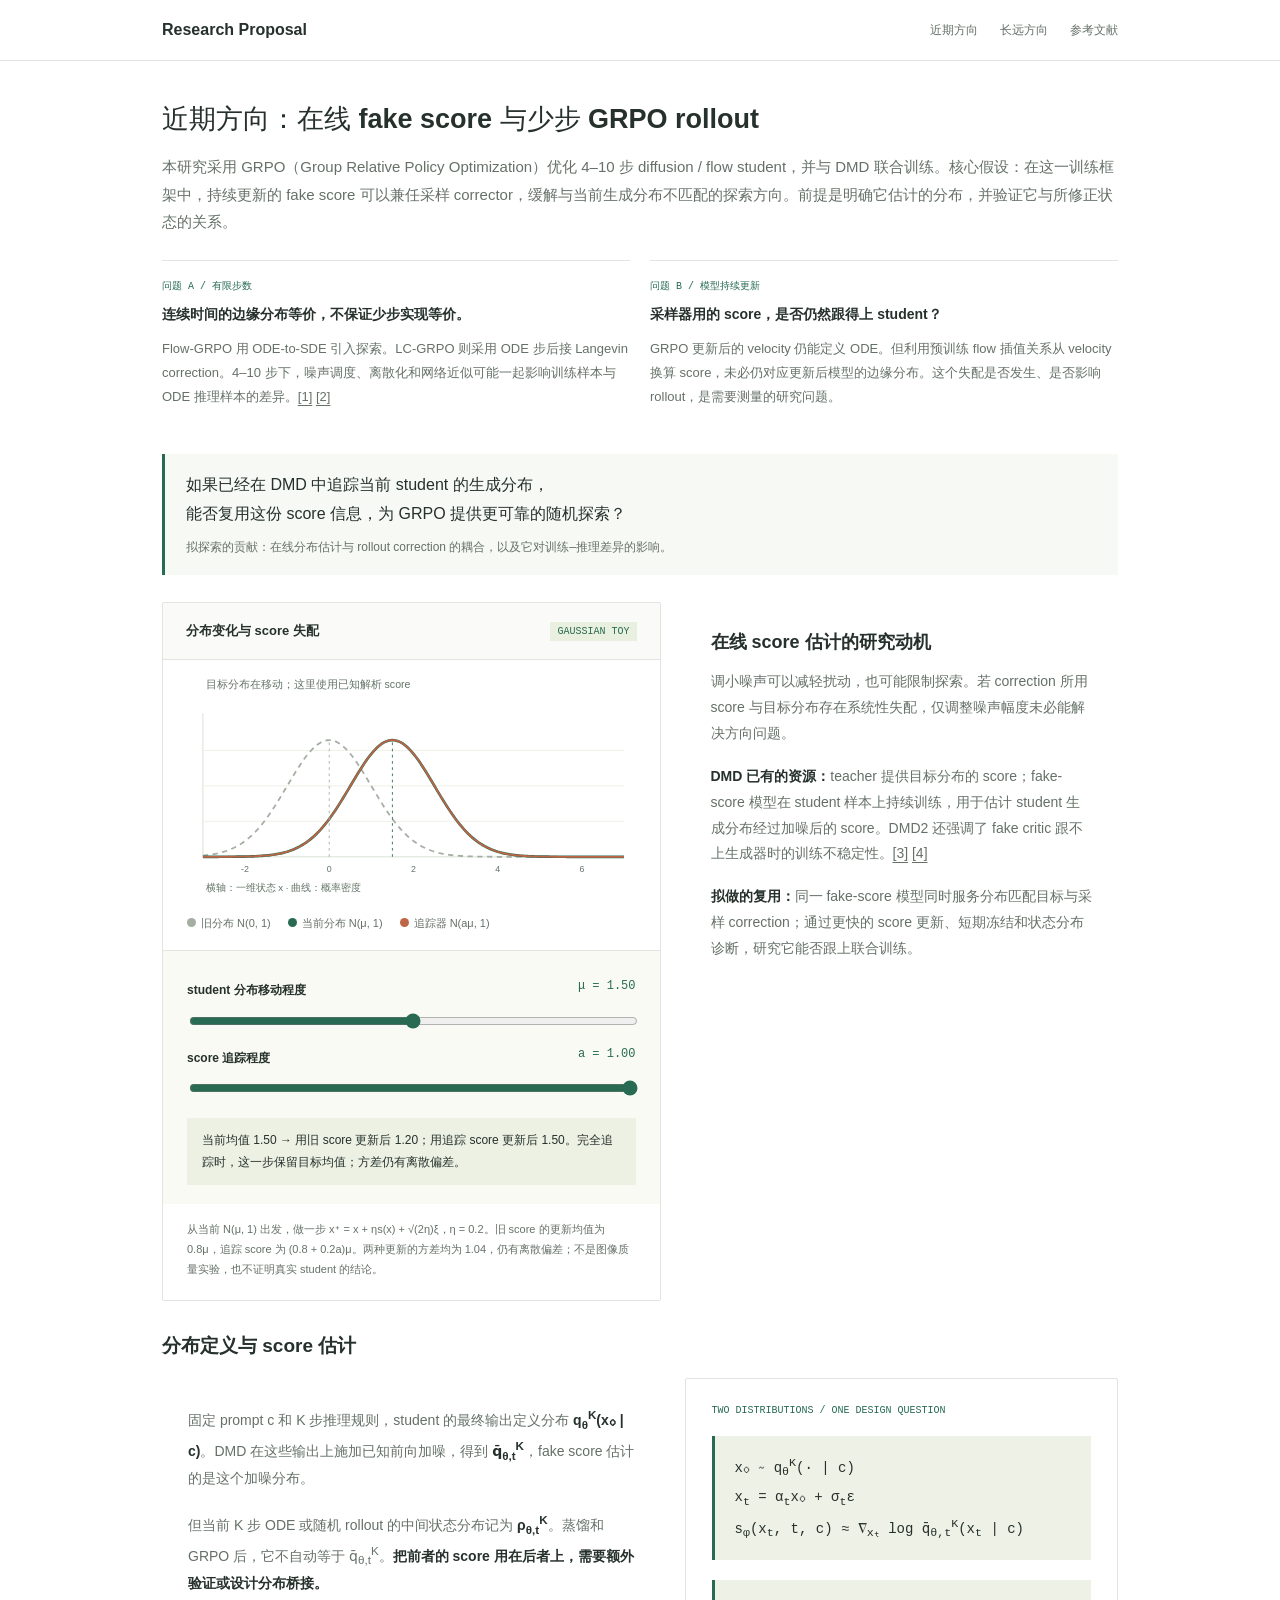
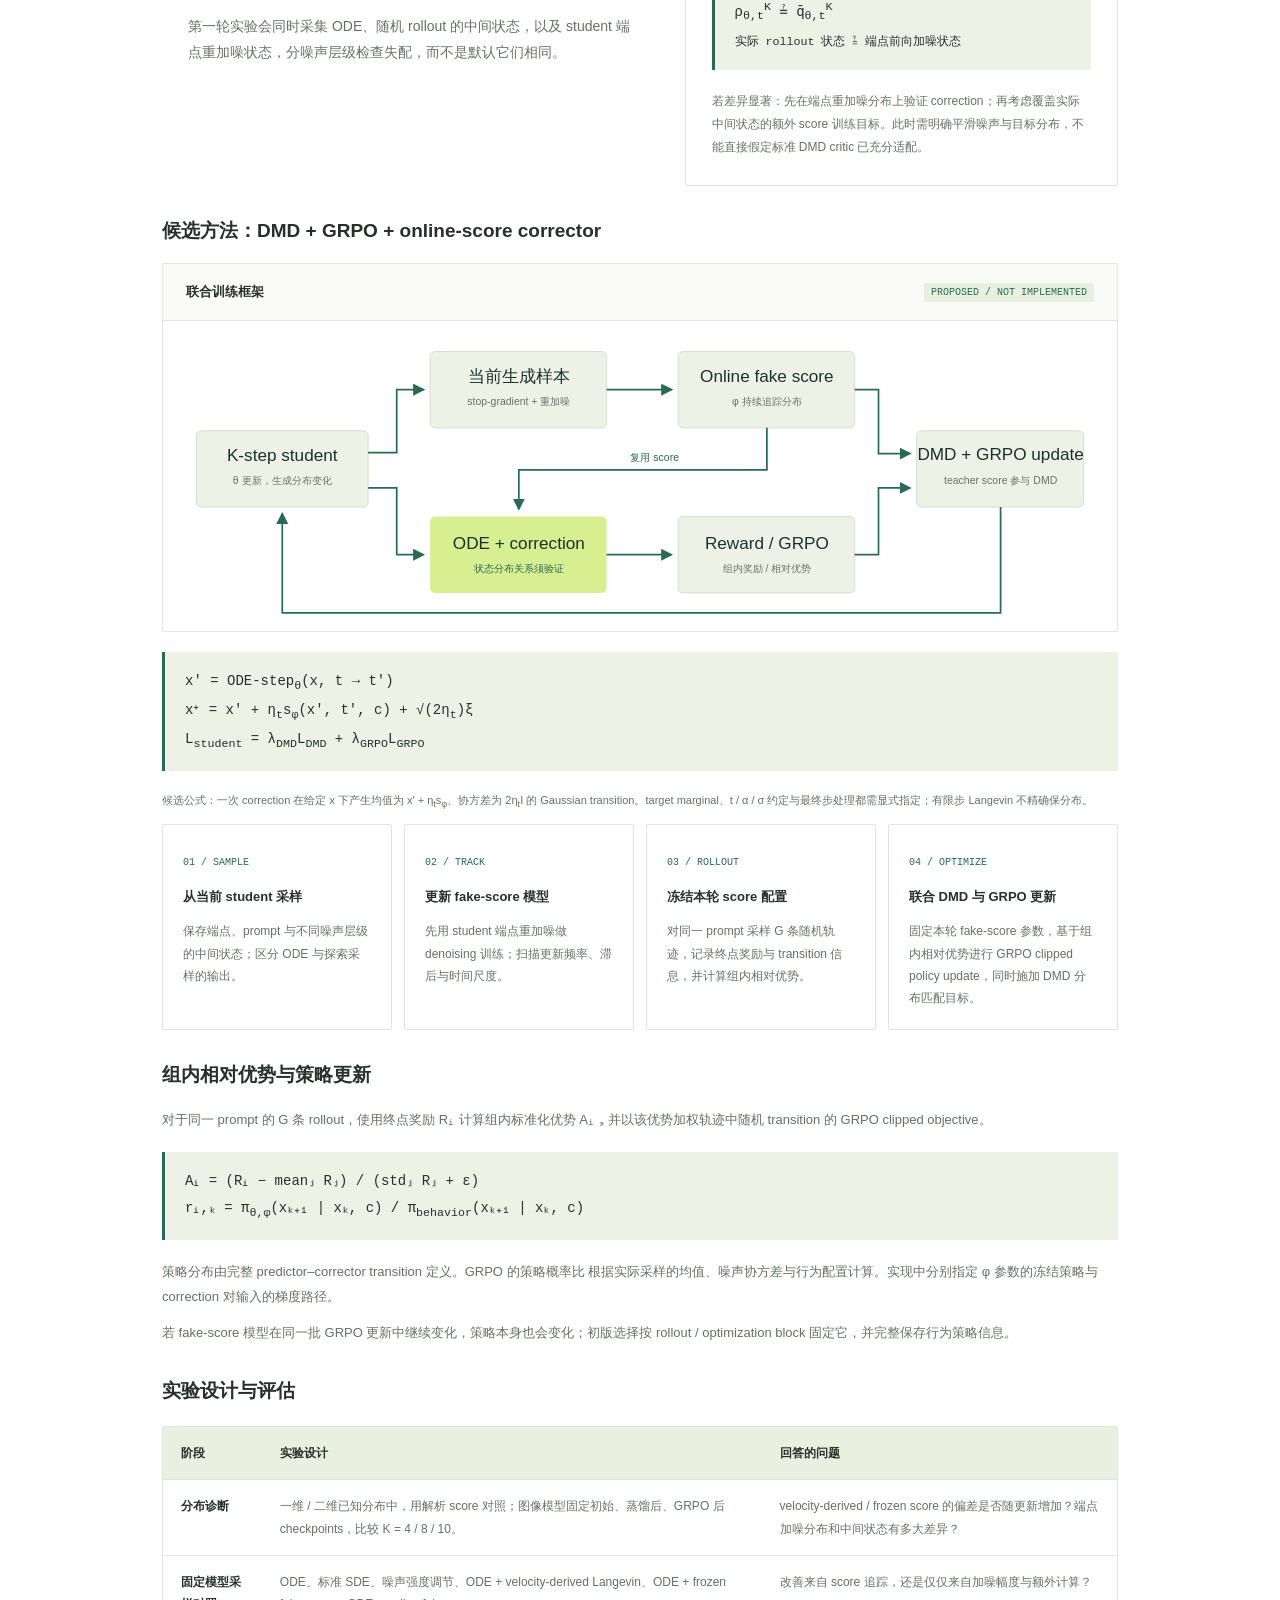
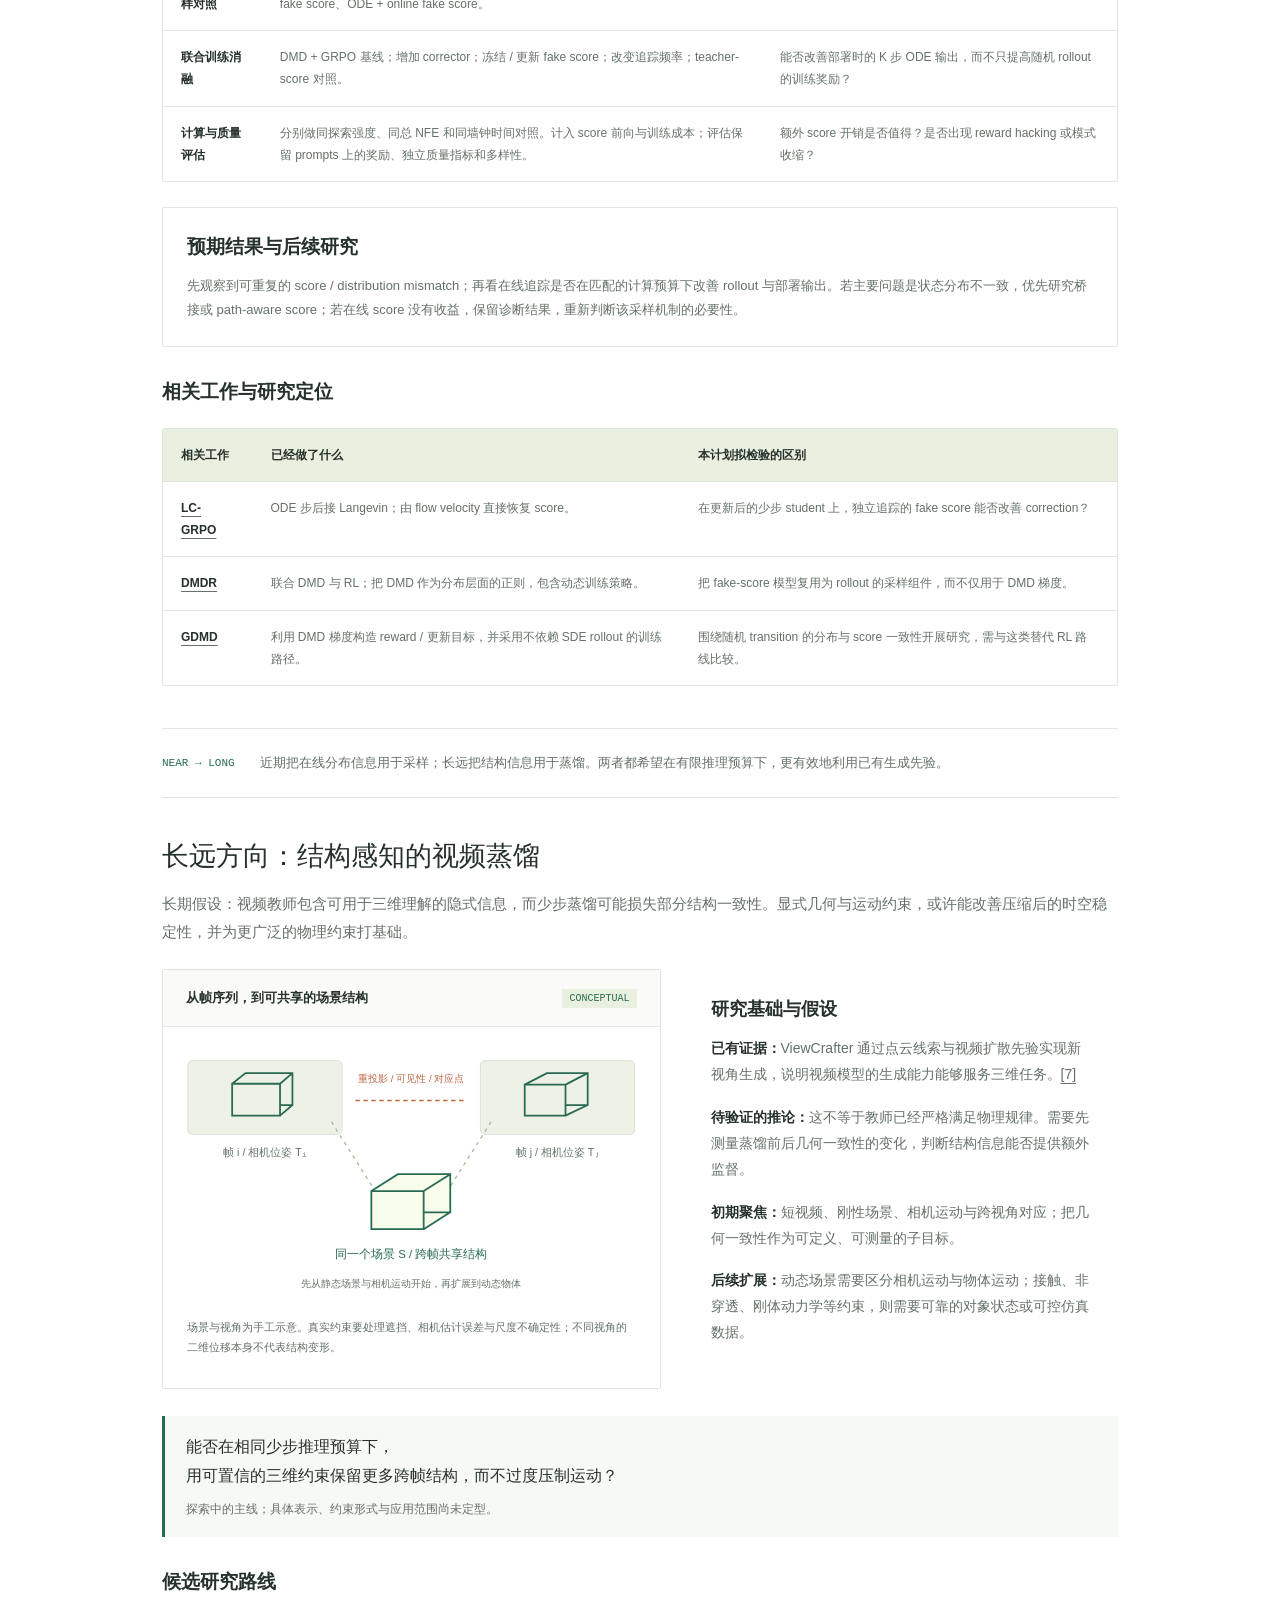
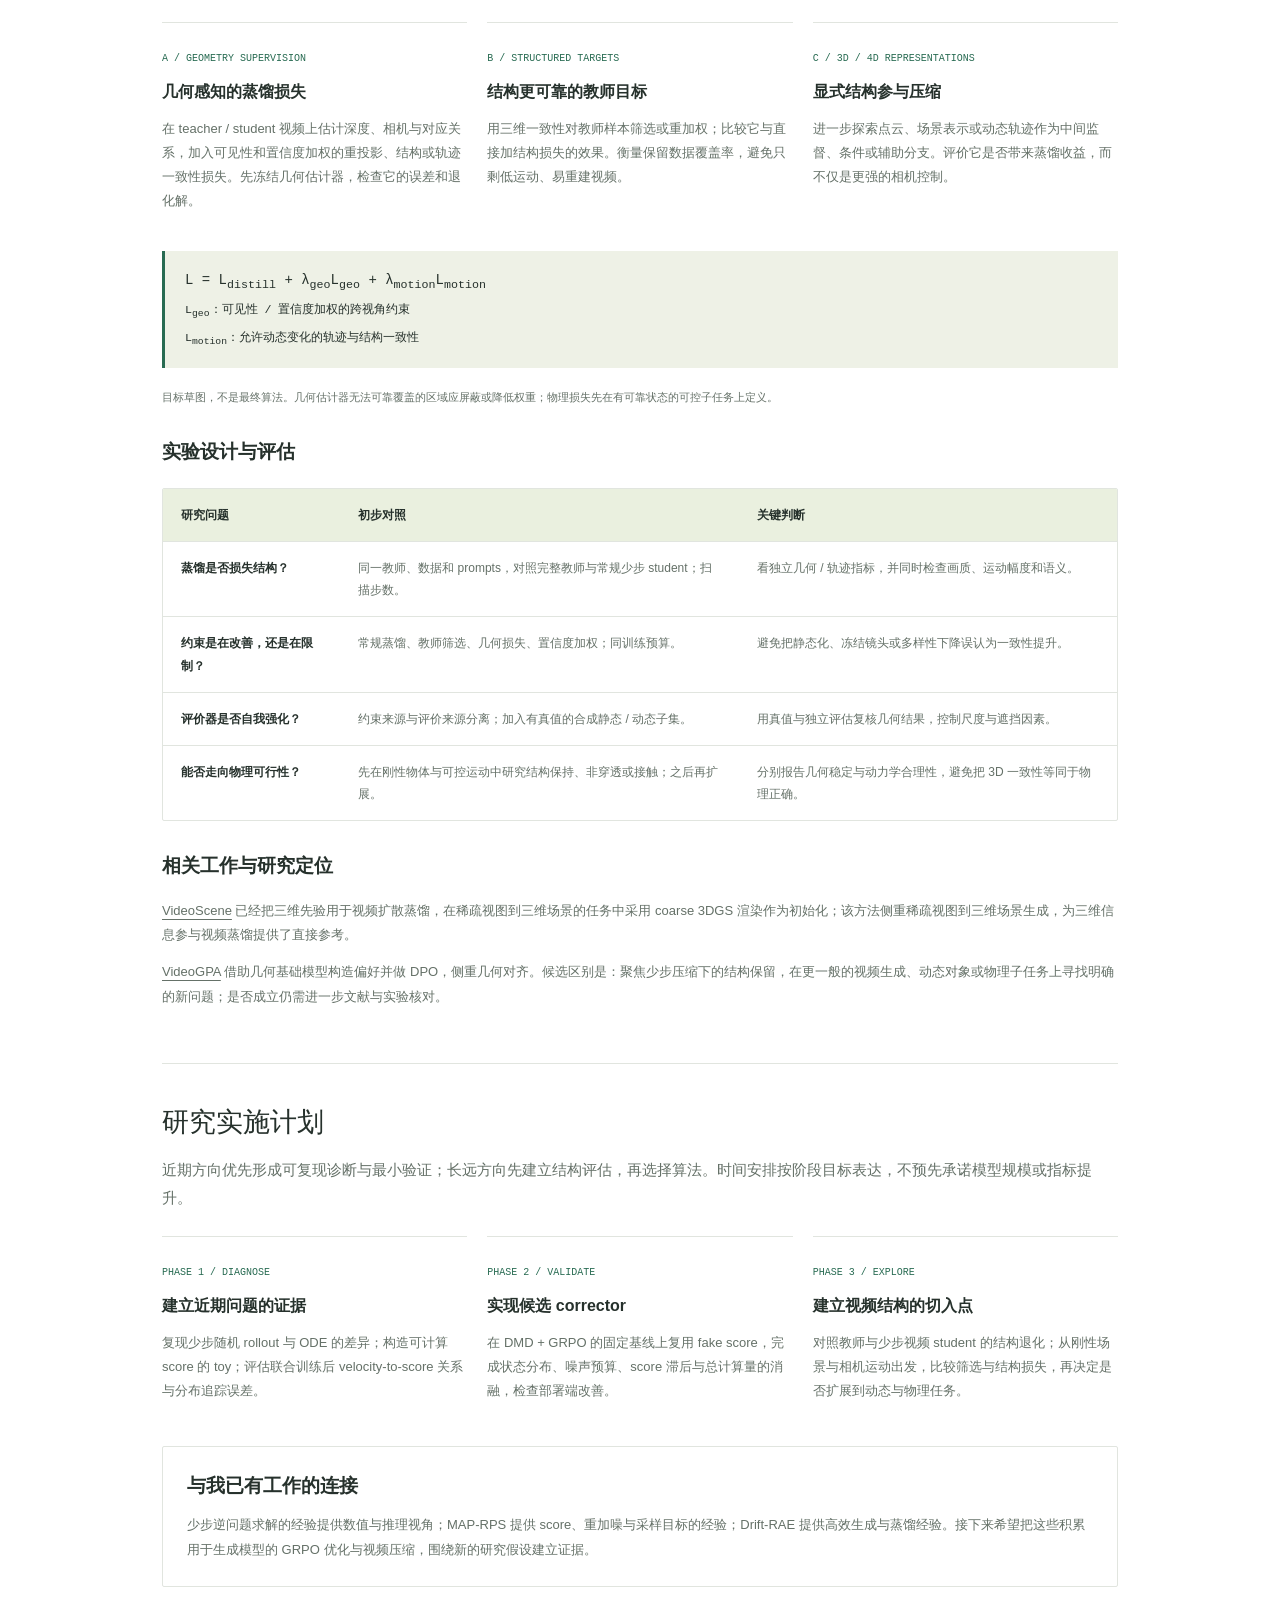
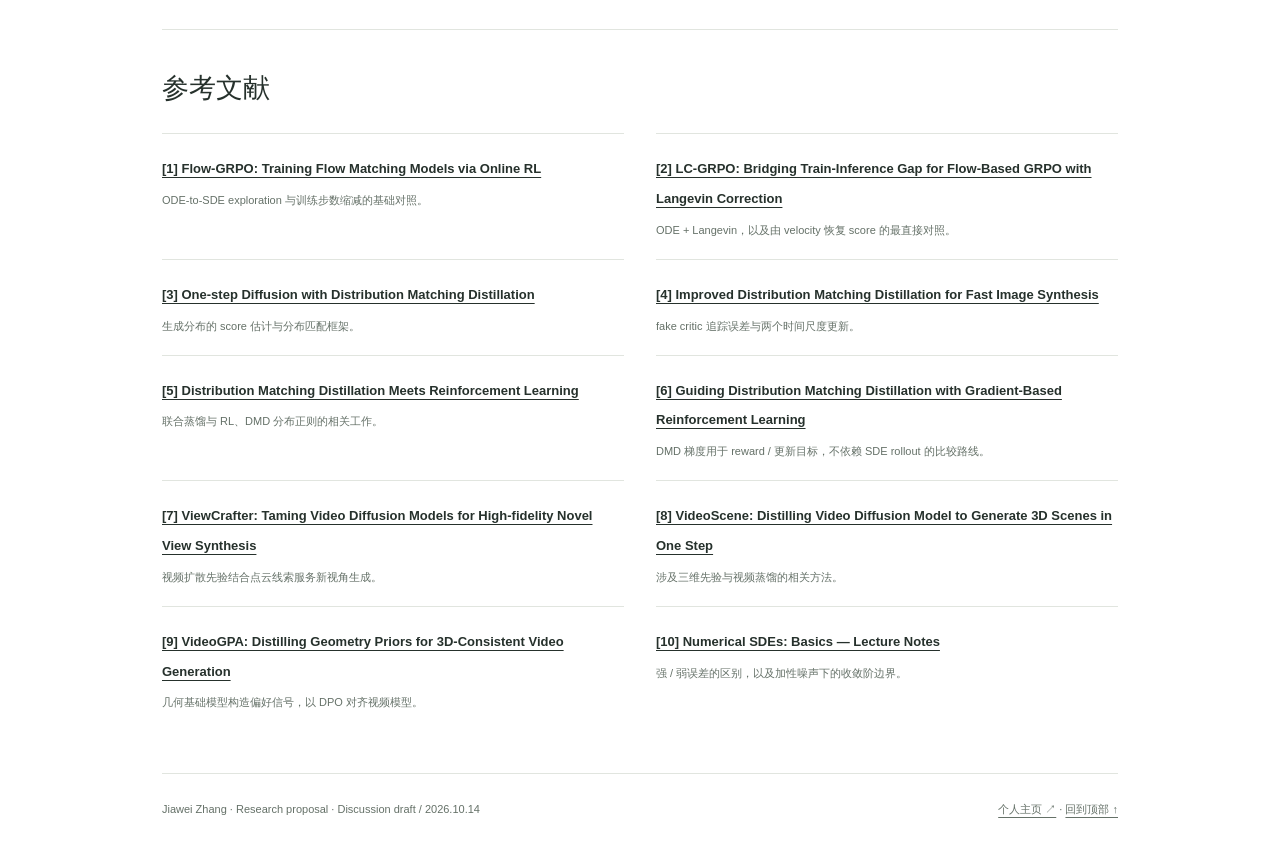
<file: research-plan/index.html>
<!doctype html>
<html lang="zh-CN">
<head>
<meta charset="utf-8"><meta name="viewport" content="width=device-width, initial-scale=1">
<title>Research Proposal — 高效生成、在线采样与结构先验</title>
<meta name="description" content="Jiawei Zhang 的研究计划初稿：复用 DMD 的在线 fake score 改善少步生成模型的 GRPO rollout，并探索几何与运动约束下的视频蒸馏。">
<style>
:root{--bg:#f6f5ef;--paper:#fffef9;--ink:#18332f;--muted:#647568;--line:#d6ddd2;--green:#286b52;--lime:#d7ee91;--orange:#bf6545;--blue:#526dad;--mono:Consolas,monospace}*{box-sizing:border-box}html{scroll-behavior:smooth;scroll-padding-top:90px}body{margin:0;color:var(--ink);background:var(--bg);font-family:Inter,-apple-system,BlinkMacSystemFont,'Segoe UI','Microsoft YaHei',sans-serif;line-height:1.85}a{color:inherit;text-underline-offset:4px}button,input{font:inherit}a:focus-visible,button:focus-visible,input:focus-visible,summary:focus-visible{outline:3px solid var(--orange);outline-offset:5px}::selection{background:var(--lime)}.wrap{max-width:1180px;padding:0 38px;margin:auto}.top{position:sticky;top:0;background:#f6f5eff5;backdrop-filter:blur(12px);border-bottom:1px solid var(--line);z-index:10}.top .wrap{height:70px;display:flex;justify-content:space-between;align-items:center;gap:20px}.brand{font-size:16px;font-weight:700;text-decoration:none;letter-spacing:-.4px}.brand:before{content:'';width:10px;height:10px;border-radius:50%;background:var(--green);display:inline-block;margin-right:10px;box-shadow:5px -4px 0 var(--lime)}nav{display:flex;gap:22px;font-size:12px}nav a{text-decoration:none;color:var(--muted)}nav a:hover{color:var(--green)}.eyebrow{font:11px/1.5 var(--mono);letter-spacing:1.5px;text-transform:uppercase;color:var(--green)}.hero{padding:72px 0 0}.hero-grid{display:grid;grid-template-columns:1.08fr 1fr;gap:50px;align-items:center}.hero h1{font-size:clamp(42px,5.5vw,65px);line-height:1.25;font-weight:600;letter-spacing:-2.7px;margin:20px 0}.hero h1 span{color:var(--green)}.intro{font-size:17px;color:var(--muted);max-width:520px}.byline{font-size:12px;color:var(--muted);margin-top:25px}.actions{display:flex;gap:20px;align-items:center;margin-top:25px}.btn{border:1px solid var(--green);background:var(--green);color:white;padding:10px 18px;border-radius:4px;font-size:13px;text-decoration:none;cursor:pointer}.btn.secondary{background:transparent;color:var(--green);border-color:var(--line)}.hero-art{background:var(--ink);border-radius:7px;padding:24px}.hero-art .eyebrow{color:var(--lime)}svg{display:block;width:100%;height:auto;font-family:inherit}svg text{font-family:inherit}.fig-foot{font-size:11px;color:#b1c0b2;border-top:1px solid #ffffff20;padding-top:13px}.directions{display:grid;grid-template-columns:1fr 1fr;border-top:1px solid var(--line);border-bottom:1px solid var(--line);margin-top:48px}.direction{padding:24px 30px;text-decoration:none;border-left:1px solid var(--line)}.direction:first-child{padding-left:0;border:0}.direction strong{font-size:22px;font-weight:550;display:block;margin:7px 0}.direction p{font-size:13px;color:var(--muted);margin:0}.tag{font:10px var(--mono);letter-spacing:1px;color:var(--green)}.section{padding:70px 0;border-bottom:1px solid var(--line)}.heading{display:grid;grid-template-columns:65px 1fr;gap:16px;margin-bottom:30px}.num{font:12px var(--mono);color:var(--green);padding-top:13px}h2{font-size:31px;line-height:1.5;font-weight:570;letter-spacing:-1px;margin:8px 0 13px}h3{font-size:19px;line-height:1.6;font-weight:600;margin:0 0 12px}.heading p{margin:0;max-width:810px;color:var(--muted);font-size:15px}.split{display:grid;grid-template-columns:1.15fr 1fr;gap:24px}.panel{background:var(--paper);border:1px solid var(--line);border-radius:6px;min-width:0;overflow:hidden}.panel-head{display:flex;align-items:center;justify-content:space-between;gap:18px;padding:16px 23px;border-bottom:1px solid var(--line);font-size:13px}.pill{font:10px var(--mono);padding:4px 7px;background:#eaf0df;color:var(--green);white-space:nowrap}.pad{padding:26px}.copy p{font-size:14px;margin:0 0 17px;color:var(--muted)}.copy strong{color:var(--ink);font-weight:600}.question{border-left:3px solid var(--green);padding:21px 26px;background:#eaf0df;font-size:18px;margin:27px 0;line-height:1.8}.question small{font-size:12px;display:block;color:var(--muted);margin-top:8px}.equation{background:#eef1e6;border-left:3px solid var(--green);font:14px/1.9 var(--mono);padding:16px 20px;margin:20px 0;overflow-x:auto}.eq-note{font-size:11px;color:var(--muted);margin-top:8px;line-height:1.8}.source,.note{font-size:12px;color:var(--muted);line-height:1.9}.source a{margin-left:6px}.note{margin:15px 0 0}.minihead{font-size:20px;margin:36px 0 19px;font-weight:600}.claims{display:grid;grid-template-columns:1fr 1fr;gap:20px}.claim{padding:23px;border-top:2px solid var(--green);background:var(--paper)}.claim b{font-size:14px;display:block;margin-bottom:9px}.claim p{font-size:13px;color:var(--muted);margin:0}.claim .tag{display:block;margin-bottom:9px}.control{background:#f9faf3;padding:19px 24px;border-top:1px solid var(--line)}.control label{display:flex;justify-content:space-between;gap:12px;font-size:12px;font-weight:600;margin:9px 0 7px}.control input{width:100%;accent-color:var(--green);cursor:pointer}.control output{font:12px var(--mono);color:var(--green)}.readout{font-size:12px;background:#edf1e4;padding:12px 15px;margin-top:12px;line-height:1.8;min-height:65px}.caption{font-size:11px;line-height:1.8;color:var(--muted);padding:16px 24px 20px;margin:0}.legend{display:flex;gap:17px;flex-wrap:wrap;font-size:11px;padding:0 24px 17px;color:var(--muted)}.legend i{display:inline-block;width:9px;height:9px;border-radius:50%;margin-right:5px;background:var(--green)}.legend .old{background:#a4afa2}.legend .orange{background:var(--orange)}details{border-top:1px solid var(--line);padding-top:15px;margin-top:18px}summary{font-size:13px;font-weight:600;cursor:pointer}details p{font-size:12px;color:var(--muted);margin:13px 0 0}.loop{display:grid;grid-template-columns:repeat(4,1fr);gap:12px}.loop-item{background:var(--paper);border:1px solid var(--line);padding:20px;border-radius:4px}.loop-item b{font-size:13px;display:block;margin:11px 0}.loop-item p{font-size:12px;color:var(--muted);margin:0}.decision{margin-top:25px;background:var(--ink);color:var(--paper);border-radius:6px;padding:28px}.decision h3{font-size:19px}.decision p{color:#bfccbe;font-size:13px;margin:0}.table-wrap{overflow:auto;border:1px solid var(--line);border-radius:5px;background:var(--paper);margin-top:20px}table{border-collapse:collapse;width:100%;min-width:690px;font-size:12px;text-align:left}th{background:#eaf0df;font-weight:600}td,th{padding:15px 18px;border-bottom:1px solid var(--line);vertical-align:top}td{color:var(--muted)}td strong{color:var(--ink)}tr:last-child td{border-bottom:0}.roadmap{display:grid;grid-template-columns:repeat(3,1fr);gap:20px;margin-top:24px}.roadmap article{border-top:2px solid var(--green);padding:18px 0}.roadmap h3{font-size:16px;margin-top:9px}.roadmap p{font-size:13px;color:var(--muted);margin:0}.bridge{padding:29px 0;border-bottom:1px solid var(--line);font-size:14px;color:var(--muted);display:flex;gap:25px}.bridge b{font:11px var(--mono);color:var(--green);white-space:nowrap;padding-top:6px}.pitch{background:var(--ink);color:var(--paper);border-radius:6px;padding:34px}.pitch .eyebrow{color:var(--lime)}.pitch h3{font-size:22px;margin:14px 0}.pitch p{font-size:16px;color:#cfdbcc;line-height:1.95;margin:0 0 22px}.pitch p:last-child{margin-bottom:0}.pitch-en{margin-top:22px;padding-top:22px;border-top:1px solid #ffffff25}.pitch-en p{font-size:14px;line-height:1.85}.refs{display:grid;grid-template-columns:1fr 1fr;gap:0 32px;margin-top:20px}.ref{padding:19px 0;border-top:1px solid var(--line)}.ref a{font-size:13px;font-weight:600}.ref p{font-size:11px;color:var(--muted);margin:7px 0 0}.footer{display:flex;justify-content:space-between;gap:20px;font-size:11px;color:var(--muted);padding:25px 0 40px}.skip{position:absolute;top:-100px}.skip:focus{top:10px;left:10px;background:white;padding:10px;z-index:20}.flow-figure{overflow-x:auto}.flow-figure svg{min-width:740px}.print-note{display:none}.noscript{font-size:13px;padding:15px;background:var(--lime)}
@media(max-width:860px){.wrap{padding:0 25px}.hero-grid,.split{grid-template-columns:1fr}.hero-art{max-width:590px;width:100%;margin:auto}.intro{max-width:700px}.hero h1{font-size:55px}.loop{grid-template-columns:1fr 1fr}.heading{grid-template-columns:45px 1fr}.roadmap{gap:15px}.directions{margin-top:34px}}
@media(max-width:540px){.wrap{padding:0 18px}.top .wrap{height:62px}.brand{font-size:14px}nav{gap:16px;font-size:11px}nav .optional{display:none}.hero{padding-top:40px}.hero h1{font-size:40px;letter-spacing:-1.9px}.intro{font-size:15px}.hero-grid{gap:28px}.hero-art{padding:19px}.directions{grid-template-columns:1fr}.direction,.direction:first-child{padding:18px 0;border-left:0;border-bottom:1px solid var(--line)}.direction:last-child{border-bottom:0}.direction strong{font-size:19px}.heading{display:block}.num{display:block;padding:0;margin-bottom:12px}h2{font-size:25px}.section{padding:50px 0}.pad{padding:22px}.claims,.roadmap,.refs{grid-template-columns:1fr}.claim{padding:20px}.loop{grid-template-columns:1fr 1fr;gap:9px}.loop-item{padding:15px}.bridge{display:block}.bridge b{display:block;margin-bottom:8px}.question{font-size:16px;padding:19px}.pitch{padding:25px}.pitch p{font-size:14px}.footer{display:block}.panel-head{font-size:12px;padding:15px 18px}.control{padding:15px 20px}}
@media(prefers-reduced-motion:reduce){html{scroll-behavior:auto}}
@media print{.top,.actions,.control,.footer{display:none}body{background:white;font-size:11px}.wrap{max-width:none;padding:0}.hero,.section{padding:22px 0}.hero-grid{grid-template-columns:1.1fr 1fr;gap:22px}.hero h1{font-size:35px}.intro{font-size:12px}.heading p,.copy p{font-size:11px}h2{font-size:22px}.panel,.claim,.pitch,.loop-item{break-inside:avoid}.hero-art,.pitch{print-color-adjust:exact}.question{font-size:13px}.print-note{display:block;font-size:10px;color:var(--muted)}.refs{grid-template-columns:1fr 1fr}.pitch p{font-size:12px}.table-wrap{overflow:visible}table{min-width:0}th,td{padding:9px}.section{break-before:auto}details p{display:block}}

/* Document layout: start directly with the research proposal. */
:root{--bg:#fff;--paper:#fff;--ink:#26312c;--muted:#657168;--line:#e1e5df}
.wrap{max-width:1020px;padding:0 32px}
.top{background:#fffffff5;backdrop-filter:none}
.top .wrap{height:60px}
.brand{font-size:16px;line-height:1.4;letter-spacing:0;margin:0;font-weight:600}
.brand:before{display:none}
.brand a{text-decoration:none}
.section{padding:38px 0 42px}
.heading{display:block;margin-bottom:24px}
.num,.heading .eyebrow{display:none}
h2{font-size:27px;letter-spacing:0;margin:0 0 12px;line-height:1.55}
h3{font-size:18px}
.heading p{max-width:none}
.eyebrow,.tag{letter-spacing:0;text-transform:none}
.panel,.loop-item,.table-wrap{border-radius:2px}
.panel-head{background:#fafbf9}
.claim{background:transparent;border-top:1px solid var(--line);padding:18px 0}
.question{background:#f7f9f5;font-size:16px;padding:17px 21px}
.decision,.pitch{background:transparent;color:var(--ink);border:1px solid var(--line);border-radius:2px;padding:24px}
.decision p,.pitch p{color:var(--muted)}
.pitch .eyebrow{color:var(--muted)}
.pitch h3{font-size:19px}
.pitch p{font-size:14px;line-height:1.9}
.pitch-en{border-color:var(--line)}
.bridge{font-size:13px;padding:22px 0}
.roadmap article{border-top:1px solid var(--line)}
.minihead{font-size:19px;margin:30px 0 17px}
.footer{padding-bottom:30px}
@media(max-width:540px){.wrap{padding:0 18px}.top .wrap{height:58px}.brand{font-size:13px}nav{gap:12px}.section{padding:28px 0 34px}h2{font-size:23px}.decision,.pitch{padding:20px}}
@media print{.wrap{max-width:none;padding:0}.section{padding:20px 0}h2{font-size:22px}.decision,.pitch{padding:18px}.pitch p{font-size:12px}}
.technical-note{margin-top:24px}.technical-note p{font-size:13px;color:var(--muted);line-height:1.9;margin:12px 0}</style></head>
<body><a class="skip" href="#main">跳到正文</a><header class="top"><div class="wrap"><h1 class="brand"><a href="#">Research Proposal</a></h1><nav aria-label="章节"><a href="#near">近期方向</a><a href="#long">长远方向</a><a href="#references" class="optional">参考文献</a></nav></div></header>
<main class="wrap" id="main">
<noscript><p class="noscript">正文可直接阅读；启用 JavaScript 后可操作分布示意图和打印按钮。</p></noscript>
<section class="section" id="near"><div class="heading"><span class="num">01 /</span><div><div class="eyebrow">Near-term proposal · Few-step diffusion / flow GRPO</div><h2>近期方向：在线 fake score 与少步 GRPO rollout</h2><p>本研究采用 GRPO（Group Relative Policy Optimization）优化 4–10 步 diffusion / flow student，并与 DMD 联合训练。核心假设：在这一训练框架中，持续更新的 fake score 可以兼任采样 corrector，缓解与当前生成分布不匹配的探索方向。前提是明确它估计的分布，并验证它与所修正状态的关系。</p></div></div>
<div class="claims"><article class="claim"><span class="tag">问题 A / 有限步数</span><b>连续时间的边缘分布等价，不保证少步实现等价。</b><p>Flow-GRPO 用 ODE-to-SDE 引入探索。LC-GRPO 则采用 ODE 步后接 Langevin correction。4–10 步下，噪声调度、离散化和网络近似可能一起影响训练样本与 ODE 推理样本的差异。<a href="https://arxiv.org/abs/2505.05470">[1]</a> <a href="https://arxiv.org/abs/2608.05600">[2]</a></p></article><article class="claim"><span class="tag">问题 B / 模型持续更新</span><b>采样器用的 score，是否仍然跟得上 student？</b><p>GRPO 更新后的 velocity 仍能定义 ODE。但利用预训练 flow 插值关系从 velocity 换算 score，未必仍对应更新后模型的边缘分布。这个失配是否发生、是否影响 rollout，是需要测量的研究问题。</p></article></div>
<div class="question">如果已经在 DMD 中追踪当前 student 的生成分布，<br>能否复用这份 score 信息，为 GRPO 提供更可靠的随机探索？<small>拟探索的贡献：在线分布估计与 rollout correction 的耦合，以及它对训练–推理差异的影响。</small></div>
<div class="split"><div class="panel"><div class="panel-head"><strong>分布变化与 score 失配</strong><span class="pill">GAUSSIAN TOY</span></div><svg id="score-toy" viewBox="0 0 560 285" role="img" aria-label="一维高斯示意：当分布均值移动，旧score与在线score给出的Langevin平均更新方向不同。"><path d="M45 222H520M45 60V222" fill="none" stroke="#d6ddd2"/><path d="M45 182H520M45 142H520M45 102H520" stroke="#eceee5"/><path id="old-density" d="" stroke="#a4afa2" stroke-width="2" stroke-dasharray="6 5" fill="none"/><path id="current-density" d="" stroke="#286b52" stroke-width="3" fill="none"/><path id="tracked-density" d="" stroke="#bf6545" stroke-width="2" fill="none"/><path id="old-mean" d="" stroke="#a4afa2" stroke-dasharray="3 4"/><path id="current-mean" d="" stroke="#286b52" stroke-dasharray="3 4"/><text x="48" y="32" fill="#647568" font-size="12">目标分布在移动；这里使用已知解析 score</text><text x="48" y="261" fill="#647568" font-size="11">横轴：一维状态 x · 曲线：概率密度</text><g id="axis-ticks"></g></svg><div class="legend"><span><i class="old"></i>旧分布 N(0, 1)</span><span><i></i>当前分布 N(μ, 1)</span><span><i class="orange"></i>追踪器 N(aμ, 1)</span></div><div class="control"><label for="shift">student 分布移动程度 <output id="shift-value">μ = 1.50</output></label><input id="shift" type="range" min="0" max="3" value="1.5" step="0.05"><label for="tracking">score 追踪程度 <output id="tracking-value">a = 1.00</output></label><input id="tracking" type="range" min="0" max="1" value="1" step="0.05"><div class="readout" id="score-readout" aria-live="polite"></div></div><p class="caption">从当前 N(μ, 1) 出发，做一步 x⁺ = x + ηs(x) + √(2η)ξ，η = 0.2。旧 score 的更新均值为 0.8μ，追踪 score 为 (0.8 + 0.2a)μ。两种更新的方差均为 1.04，仍有离散偏差；不是图像质量实验，也不证明真实 student 的结论。</p></div><div class="copy pad"><h3>在线 score 估计的研究动机</h3><p>调小噪声可以减轻扰动，也可能限制探索。若 correction 所用 score 与目标分布存在系统性失配，仅调整噪声幅度未必能解决方向问题。</p><p><strong>DMD 已有的资源：</strong>teacher 提供目标分布的 score；fake-score 模型在 student 样本上持续训练，用于估计 student 生成分布经过加噪后的 score。DMD2 还强调了 fake critic 跟不上生成器时的训练不稳定性。<a href="https://arxiv.org/abs/2311.18828">[3]</a> <a href="https://arxiv.org/abs/2405.14867">[4]</a></p><p><strong>拟做的复用：</strong>同一 fake-score 模型同时服务分布匹配目标与采样 correction；通过更快的 score 更新、短期冻结和状态分布诊断，研究它能否跟上联合训练。</p></div></div>
<h3 class="minihead">分布定义与 score 估计</h3><div class="split"><div class="copy pad"><p>固定 prompt c 和 K 步推理规则，student 的最终输出定义分布 <strong>q<sub>θ</sub><sup>K</sup>(x₀ | c)</strong>。DMD 在这些输出上施加已知前向加噪，得到 <strong>q̄<sub>θ,t</sub><sup>K</sup></strong>，fake score 估计的是这个加噪分布。</p><p>但当前 K 步 ODE 或随机 rollout 的中间状态分布记为 <strong>ρ<sub>θ,t</sub><sup>K</sup></strong>。蒸馏和 GRPO 后，它不自动等于 q̄<sub>θ,t</sub><sup>K</sup>。<strong>把前者的 score 用在后者上，需要额外验证或设计分布桥接。</strong></p><p>第一轮实验会同时采集 ODE、随机 rollout 的中间状态，以及 student 端点重加噪状态，分噪声层级检查失配，而不是默认它们相同。</p></div><div class="panel pad"><div class="tag">TWO DISTRIBUTIONS / ONE DESIGN QUESTION</div><div class="equation">x₀ ∼ q<sub>θ</sub><sup>K</sup>(· | c)<br>x<sub>t</sub> = α<sub>t</sub>x₀ + σ<sub>t</sub>ε<br>s<sub>φ</sub>(x<sub>t</sub>, t, c) ≈ ∇<sub>xₜ</sub> log q̄<sub>θ,t</sub><sup>K</sup>(x<sub>t</sub> | c)</div><div class="equation">ρ<sub>θ,t</sub><sup>K</sup> ≟ q̄<sub>θ,t</sub><sup>K</sup><br><small>实际 rollout 状态 ≟ 端点前向加噪状态</small></div><p class="note">若差异显著：先在端点重加噪分布上验证 correction；再考虑覆盖实际中间状态的额外 score 训练目标。此时需明确平滑噪声与目标分布，不能直接假定标准 DMD critic 已充分适配。</p></div></div>
<h3 class="minihead">候选方法：DMD + GRPO + online-score corrector</h3><div class="panel"><div class="panel-head"><strong>联合训练框架</strong><span class="pill">PROPOSED / NOT IMPLEMENTED</span></div><div class="flow-figure"><svg viewBox="0 0 1000 325" role="img" aria-label="联合训练框架：student生成样本，训练fake score；fake score同时用于DMD和随机rollout，奖励用于更新student。"><defs><marker id="loop-arrow" markerWidth="7" markerHeight="7" refX="6" refY="3.5" orient="auto"><path d="M0 0L7 3.5L0 7" fill="#286b52"/></marker></defs><g fill="#eef1e6" stroke="#d6ddd2"><rect x="35" y="115" width="180" height="80" rx="5"/><rect x="280" y="32" width="185" height="80" rx="5"/><rect x="540" y="32" width="185" height="80" rx="5"/><rect x="540" y="205" width="185" height="80" rx="5"/><rect x="790" y="115" width="175" height="80" rx="5"/></g><rect x="280" y="205" width="185" height="80" rx="5" fill="#d7ee91"/><g text-anchor="middle" fill="#18332f"><text x="125" y="147" font-size="18">K-step student</text><text x="125" y="171" fill="#647568" font-size="11">θ 更新，生成分布变化</text><text x="373" y="64" font-size="18">当前生成样本</text><text x="373" y="88" fill="#647568" font-size="11">stop-gradient + 重加噪</text><text x="633" y="64" font-size="18">Online fake score</text><text x="633" y="88" fill="#647568" font-size="11">φ 持续追踪分布</text><text x="373" y="239" font-size="18">ODE + correction</text><text x="373" y="263" fill="#286b52" font-size="11">状态分布关系须验证</text><text x="633" y="239" font-size="18">Reward / GRPO</text><text x="633" y="263" fill="#647568" font-size="11">组内奖励 / 相对优势</text><text x="878" y="146" font-size="18">DMD + GRPO update</text><text x="878" y="171" fill="#647568" font-size="11">teacher score 参与 DMD</text></g><g stroke="#286b52" fill="none" stroke-width="1.8" marker-end="url(#loop-arrow)"><path d="M215 138H245V72H273"/><path d="M465 72H533"/><path d="M633 112V156H373V197"/><path d="M215 175H245V245H273"/><path d="M465 245H533"/><path d="M725 72H750V139H783"/><path d="M725 245H750V175H783"/><path d="M878 195V306H125V202"/></g><text x="490" y="147" font-size="11" fill="#286b52">复用 score</text></svg></div></div>
<div class="equation">x′ = ODE-step<sub>θ</sub>(x, t → t′)<br>x⁺ = x′ + η<sub>t</sub>s<sub>φ</sub>(x′, t′, c) + √(2η<sub>t</sub>)ξ<br>L<sub>student</sub> = λ<sub>DMD</sub>L<sub>DMD</sub> + λ<sub>GRPO</sub>L<sub>GRPO</sub></div><p class="eq-note">候选公式：一次 correction 在给定 x 下产生均值为 x′ + η<sub>t</sub>s<sub>φ</sub>、协方差为 2η<sub>t</sub>I 的 Gaussian transition。target marginal、t / α / σ 约定与最终步处理都需显式指定；有限步 Langevin 不精确保分布。</p>
<div class="loop"><article class="loop-item"><span class="tag">01 / SAMPLE</span><b>从当前 student 采样</b><p>保存端点、prompt 与不同噪声层级的中间状态；区分 ODE 与探索采样的输出。</p></article><article class="loop-item"><span class="tag">02 / TRACK</span><b>更新 fake-score 模型</b><p>先用 student 端点重加噪做 denoising 训练；扫描更新频率、滞后与时间尺度。</p></article><article class="loop-item"><span class="tag">03 / ROLLOUT</span><b>冻结本轮 score 配置</b><p>对同一 prompt 采样 G 条随机轨迹，记录终点奖励与 transition 信息，并计算组内相对优势。</p></article><article class="loop-item"><span class="tag">04 / OPTIMIZE</span><b>联合 DMD 与 GRPO 更新</b><p>固定本轮 fake-score 参数，基于组内相对优势进行 GRPO clipped policy update，同时施加 DMD 分布匹配目标。</p></article></div><section class="technical-note"><h3 class="minihead">组内相对优势与策略更新</h3><p>对于同一 prompt 的 G 条 rollout，使用终点奖励 Rᵢ 计算组内标准化优势 Aᵢ，并以该优势加权轨迹中随机 transition 的 GRPO clipped objective。</p><div class="equation">Aᵢ = (Rᵢ − meanⱼ Rⱼ) / (stdⱼ Rⱼ + ε)<br>rᵢ,ₖ = π<sub>θ,φ</sub>(xₖ₊₁ | xₖ, c) / π<sub>behavior</sub>(xₖ₊₁ | xₖ, c)</div><p>策略分布由完整 predictor–corrector transition 定义。GRPO 的策略概率比 根据实际采样的均值、噪声协方差与行为配置计算。实现中分别指定 φ 参数的冻结策略与 correction 对输入的梯度路径。</p><p>若 fake-score 模型在同一批 GRPO 更新中继续变化，策略本身也会变化；初版选择按 rollout / optimization block 固定它，并完整保存行为策略信息。</p></section>
<h3 class="minihead">实验设计与评估</h3><div class="table-wrap"><table><thead><tr><th>阶段</th><th>实验设计</th><th>回答的问题</th></tr></thead><tbody><tr><td><strong>分布诊断</strong></td><td>一维 / 二维已知分布中，用解析 score 对照；图像模型固定初始、蒸馏后、GRPO 后 checkpoints，比较 K = 4 / 8 / 10。</td><td>velocity-derived / frozen score 的偏差是否随更新增加？端点加噪分布和中间状态有多大差异？</td></tr><tr><td><strong>固定模型采样对照</strong></td><td>ODE、标准 SDE、噪声强度调节、ODE + velocity-derived Langevin、ODE + frozen fake score、ODE + online fake score。</td><td>改善来自 score 追踪，还是仅仅来自加噪幅度与额外计算？</td></tr><tr><td><strong>联合训练消融</strong></td><td>DMD + GRPO 基线；增加 corrector；冻结 / 更新 fake score；改变追踪频率；teacher-score 对照。</td><td>能否改善部署时的 K 步 ODE 输出，而不只提高随机 rollout 的训练奖励？</td></tr><tr><td><strong>计算与质量评估</strong></td><td>分别做同探索强度、同总 NFE 和同墙钟时间对照。计入 score 前向与训练成本；评估保留 prompts 上的奖励、独立质量指标和多样性。</td><td>额外 score 开销是否值得？是否出现 reward hacking 或模式收缩？</td></tr></tbody></table></div>
<div class="decision"><h3>预期结果与后续研究</h3><p>先观察到可重复的 score / distribution mismatch；再看在线追踪是否在匹配的计算预算下改善 rollout 与部署输出。若主要问题是状态分布不一致，优先研究桥接或 path-aware score；若在线 score 没有收益，保留诊断结果，重新判断该采样机制的必要性。</p></div>
<h3 class="minihead">相关工作与研究定位</h3><div class="table-wrap"><table><thead><tr><th>相关工作</th><th>已经做了什么</th><th>本计划拟检验的区别</th></tr></thead><tbody><tr><td><a href="https://arxiv.org/abs/2608.05600"><strong>LC-GRPO</strong></a></td><td>ODE 步后接 Langevin；由 flow velocity 直接恢复 score。</td><td>在更新后的少步 student 上，独立追踪的 fake score 能否改善 correction？</td></tr><tr><td><a href="https://arxiv.org/abs/2511.13649"><strong>DMDR</strong></a></td><td>联合 DMD 与 RL；把 DMD 作为分布层面的正则，包含动态训练策略。</td><td>把 fake-score 模型复用为 rollout 的采样组件，而不仅用于 DMD 梯度。</td></tr><tr><td><a href="https://arxiv.org/abs/2604.19009"><strong>GDMD</strong></a></td><td>利用 DMD 梯度构造 reward / 更新目标，并采用不依赖 SDE rollout 的训练路径。</td><td>围绕随机 transition 的分布与 score 一致性开展研究，需与这类替代 RL 路线比较。</td></tr></tbody></table></div></section>
<div class="bridge"><b>NEAR → LONG</b><span>近期把在线分布信息用于采样；长远把结构信息用于蒸馏。两者都希望在有限推理预算下，更有效地利用已有生成先验。</span></div>
<section class="section" id="long"><div class="heading"><span class="num">02 /</span><div><div class="eyebrow">Long-term exploration · Video distillation × 3D</div><h2>长远方向：结构感知的视频蒸馏</h2><p>长期假设：视频教师包含可用于三维理解的隐式信息，而少步蒸馏可能损失部分结构一致性。显式几何与运动约束，或许能改善压缩后的时空稳定性，并为更广泛的物理约束打基础。</p></div></div><div class="split"><div class="panel"><div class="panel-head"><strong>从帧序列，到可共享的场景结构</strong><span class="pill">CONCEPTUAL</span></div><svg viewBox="0 0 560 310" role="img" aria-label="几何约束示意：两个视角的帧共享一个三维场景，通过深度、相机与重投影关系约束蒸馏。"><defs><marker id="geo-arrow" markerWidth="7" markerHeight="7" refX="6" refY="3.5" orient="auto"><path d="M0 0L7 3.5L0 7" fill="#286b52"/></marker></defs><rect x="28" y="38" width="174" height="83" rx="5" fill="#eef1e6" stroke="#d6ddd2"/><rect x="358" y="38" width="174" height="83" rx="5" fill="#eef1e6" stroke="#d6ddd2"/><g fill="none" stroke="#286b52" stroke-width="2"><path d="M78 100V64H132V100ZM78 64L93 52H146V88L132 100M132 64L146 52M146 88H132"/><path d="M408 100V65H454V100ZM408 65L433 52H479V88L454 100M454 65L479 52M479 88H454"/></g><text x="115" y="146" font-size="12" text-anchor="middle" fill="#647568">帧 i / 相机位姿 Tᵢ</text><text x="445" y="146" font-size="12" text-anchor="middle" fill="#647568">帧 j / 相机位姿 Tⱼ</text><path d="M190 107L238 183M370 107L322 183" stroke="#a9bc9f" stroke-width="1.5" stroke-dasharray="4 5"/><g stroke="#286b52" fill="#d7ee9130" stroke-width="2"><path d="M235 228V185H294V228ZM235 185L265 166H324V209L294 228M294 185L324 166M324 209H294"/></g><text x="280" y="260" font-size="13" text-anchor="middle" fill="#286b52">同一个场景 S / 跨帧共享结构</text><path d="M217 83H341" stroke="#bf6545" stroke-width="1.7" stroke-dasharray="5 4"/><text x="280" y="62" font-size="11" fill="#bf6545" text-anchor="middle">重投影 / 可见性 / 对应点</text><text x="280" y="293" font-size="11" fill="#647568" text-anchor="middle">先从静态场景与相机运动开始，再扩展到动态物体</text></svg><p class="caption">场景与视角为手工示意。真实约束要处理遮挡、相机估计误差与尺度不确定性；不同视角的二维位移本身不代表结构变形。</p></div><div class="copy pad"><h3>研究基础与假设</h3><p><strong>已有证据：</strong>ViewCrafter 通过点云线索与视频扩散先验实现新视角生成，说明视频模型的生成能力能够服务三维任务。<a href="https://arxiv.org/abs/2409.02048">[7]</a></p><p><strong>待验证的推论：</strong>这不等于教师已经严格满足物理规律。需要先测量蒸馏前后几何一致性的变化，判断结构信息能否提供额外监督。</p><p><strong>初期聚焦：</strong>短视频、刚性场景、相机运动与跨视角对应；把几何一致性作为可定义、可测量的子目标。</p><p><strong>后续扩展：</strong>动态场景需要区分相机运动与物体运动；接触、非穿透、刚体动力学等约束，则需要可靠的对象状态或可控仿真数据。</p></div></div>
<div class="question">能否在相同少步推理预算下，<br>用可置信的三维约束保留更多跨帧结构，而不过度压制运动？<small>探索中的主线；具体表示、约束形式与应用范围尚未定型。</small></div>
<h3 class="minihead">候选研究路线</h3><div class="roadmap"><article><span class="tag">A / GEOMETRY SUPERVISION</span><h3>几何感知的蒸馏损失</h3><p>在 teacher / student 视频上估计深度、相机与对应关系，加入可见性和置信度加权的重投影、结构或轨迹一致性损失。先冻结几何估计器，检查它的误差和退化解。</p></article><article><span class="tag">B / STRUCTURED TARGETS</span><h3>结构更可靠的教师目标</h3><p>用三维一致性对教师样本筛选或重加权；比较它与直接加结构损失的效果。衡量保留数据覆盖率，避免只剩低运动、易重建视频。</p></article><article><span class="tag">C / 3D / 4D REPRESENTATIONS</span><h3>显式结构参与压缩</h3><p>进一步探索点云、场景表示或动态轨迹作为中间监督、条件或辅助分支。评价它是否带来蒸馏收益，而不仅是更强的相机控制。</p></article></div>
<div class="equation">L = L<sub>distill</sub> + λ<sub>geo</sub>L<sub>geo</sub> + λ<sub>motion</sub>L<sub>motion</sub><br><small>L<sub>geo</sub>：可见性 / 置信度加权的跨视角约束<br>L<sub>motion</sub>：允许动态变化的轨迹与结构一致性</small></div><p class="eq-note">目标草图，不是最终算法。几何估计器无法可靠覆盖的区域应屏蔽或降低权重；物理损失先在有可靠状态的可控子任务上定义。</p>
<h3 class="minihead">实验设计与评估</h3><div class="table-wrap"><table><thead><tr><th>研究问题</th><th>初步对照</th><th>关键判断</th></tr></thead><tbody><tr><td><strong>蒸馏是否损失结构？</strong></td><td>同一教师、数据和 prompts，对照完整教师与常规少步 student；扫描步数。</td><td>看独立几何 / 轨迹指标，并同时检查画质、运动幅度和语义。</td></tr><tr><td><strong>约束是在改善，还是在限制？</strong></td><td>常规蒸馏、教师筛选、几何损失、置信度加权；同训练预算。</td><td>避免把静态化、冻结镜头或多样性下降误认为一致性提升。</td></tr><tr><td><strong>评价器是否自我强化？</strong></td><td>约束来源与评价来源分离；加入有真值的合成静态 / 动态子集。</td><td>用真值与独立评估复核几何结果，控制尺度与遮挡因素。</td></tr><tr><td><strong>能否走向物理可行性？</strong></td><td>先在刚性物体与可控运动中研究结构保持、非穿透或接触；之后再扩展。</td><td>分别报告几何稳定与动力学合理性，避免把 3D 一致性等同于物理正确。</td></tr></tbody></table></div>
<section class="technical-note"><h3 class="minihead">相关工作与研究定位</h3><p><a href="https://arxiv.org/abs/2504.01956">VideoScene</a> 已经把三维先验用于视频扩散蒸馏，在稀疏视图到三维场景的任务中采用 coarse 3DGS 渲染作为初始化；该方法侧重稀疏视图到三维场景生成，为三维信息参与视频蒸馏提供了直接参考。</p><p><a href="https://arxiv.org/abs/2601.23286">VideoGPA</a> 借助几何基础模型构造偏好并做 DPO，侧重几何对齐。候选区别是：聚焦少步压缩下的结构保留，在更一般的视频生成、动态对象或物理子任务上寻找明确的新问题；是否成立仍需进一步文献与实验核对。</p></section></section>
<section class="section" id="plan"><div class="heading"><span class="num">03 /</span><div><h2>研究实施计划</h2><p>近期方向优先形成可复现诊断与最小验证；长远方向先建立结构评估，再选择算法。时间安排按阶段目标表达，不预先承诺模型规模或指标提升。</p></div></div><div class="roadmap"><article><span class="tag">PHASE 1 / DIAGNOSE</span><h3>建立近期问题的证据</h3><p>复现少步随机 rollout 与 ODE 的差异；构造可计算 score 的 toy；评估联合训练后 velocity-to-score 关系与分布追踪误差。</p></article><article><span class="tag">PHASE 2 / VALIDATE</span><h3>实现候选 corrector</h3><p>在 DMD + GRPO 的固定基线上复用 fake score，完成状态分布、噪声预算、score 滞后与总计算量的消融，检查部署端改善。</p></article><article><span class="tag">PHASE 3 / EXPLORE</span><h3>建立视频结构的切入点</h3><p>对照教师与少步视频 student 的结构退化；从刚性场景与相机运动出发，比较筛选与结构损失，再决定是否扩展到动态与物理任务。</p></article></div><div class="decision"><h3>与我已有工作的连接</h3><p>少步逆问题求解的经验提供数值与推理视角；MAP-RPS 提供 score、重加噪与采样目标的经验；Drift-RAE 提供高效生成与蒸馏经验。接下来希望把这些积累用于生成模型的 GRPO 优化与视频压缩，围绕新的研究假设建立证据。</p></div></section>

<section class="section" id="references"><div class="heading"><span class="num">↗ /</span><div><h2>参考文献</h2></div></div><div class="refs"><article class="ref"><a href="https://arxiv.org/abs/2505.05470">[1] Flow-GRPO: Training Flow Matching Models via Online RL</a><p>ODE-to-SDE exploration 与训练步数缩减的基础对照。</p></article><article class="ref"><a href="https://arxiv.org/abs/2608.05600">[2] LC-GRPO: Bridging Train-Inference Gap for Flow-Based GRPO with Langevin Correction</a><p>ODE + Langevin，以及由 velocity 恢复 score 的最直接对照。</p></article><article class="ref"><a href="https://arxiv.org/abs/2311.18828">[3] One-step Diffusion with Distribution Matching Distillation</a><p>生成分布的 score 估计与分布匹配框架。</p></article><article class="ref"><a href="https://arxiv.org/abs/2405.14867">[4] Improved Distribution Matching Distillation for Fast Image Synthesis</a><p>fake critic 追踪误差与两个时间尺度更新。</p></article><article class="ref"><a href="https://arxiv.org/abs/2511.13649">[5] Distribution Matching Distillation Meets Reinforcement Learning</a><p>联合蒸馏与 RL、DMD 分布正则的相关工作。</p></article><article class="ref"><a href="https://arxiv.org/abs/2604.19009">[6] Guiding Distribution Matching Distillation with Gradient-Based Reinforcement Learning</a><p>DMD 梯度用于 reward / 更新目标，不依赖 SDE rollout 的比较路线。</p></article><article class="ref"><a href="https://arxiv.org/abs/2409.02048">[7] ViewCrafter: Taming Video Diffusion Models for High-fidelity Novel View Synthesis</a><p>视频扩散先验结合点云线索服务新视角生成。</p></article><article class="ref"><a href="https://arxiv.org/abs/2504.01956">[8] VideoScene: Distilling Video Diffusion Model to Generate 3D Scenes in One Step</a><p>涉及三维先验与视频蒸馏的相关方法。</p></article><article class="ref"><a href="https://arxiv.org/abs/2601.23286">[9] VideoGPA: Distilling Geometry Priors for 3D-Consistent Video Generation</a><p>几何基础模型构造偏好信号，以 DPO 对齐视频模型。</p></article><article class="ref"><a href="https://www.math.pku.edu.cn/teachers/litj/notes/appl_stoch/lect15.pdf">[10] Numerical SDEs: Basics — Lecture Notes</a><p>强 / 弱误差的区别，以及加性噪声下的收敛阶边界。</p></article></div></section>
<footer class="footer"><span>Jiawei Zhang · Research proposal · Discussion draft / 2026.10.14</span><span><a href="https://weigerzan.github.io/">个人主页 ↗</a> · <a href="#">回到顶部 ↑</a></span></footer></main>
<script>
'use strict';
const el=id=>document.getElementById(id),NS='http://www.w3.org/2000/svg';
const px=x=>45+(x+3)*475/10;
const density=(x,m)=>Math.exp(-.5*(x-m)**2)/Math.sqrt(2*Math.PI);
const curve=m=>Array.from({length:201},(_,i)=>{const x=-3+i*.05;return (i?'L':'M')+px(x).toFixed(2)+' '+(222-330*density(x,m)).toFixed(2)}).join('');
function updateScore(){const m=Number(el('shift').value),a=Number(el('tracking').value);el('shift-value').textContent='μ = '+m.toFixed(2);el('tracking-value').textContent='a = '+a.toFixed(2);el('old-density').setAttribute('d',curve(0));el('current-density').setAttribute('d',curve(m));el('tracked-density').setAttribute('d',curve(a*m));el('old-mean').setAttribute('d',`M${px(0)} 222V92`);el('current-mean').setAttribute('d',`M${px(m)} 222V92`);el('score-readout').textContent=`当前均值 ${m.toFixed(2)} → 用旧 score 更新后 ${(m*.8).toFixed(2)}；用追踪 score 更新后 ${(m*(.8+.2*a)).toFixed(2)}。`+(m===0?'分布没有移动，旧 score 暂无均值失配。':a===1?'完全追踪时，这一步保留目标均值；方差仍有离散偏差。':'追踪存在滞后，均值仍会偏向较旧的分布。');}
for(let x=-2;x<=6;x+=2){const text=document.createElementNS(NS,'text');text.setAttribute('x',px(x));text.setAttribute('y','239');text.setAttribute('text-anchor','middle');text.setAttribute('font-size','10');text.setAttribute('fill','#647568');text.textContent=String(x);el('axis-ticks').appendChild(text);}
el('shift').addEventListener('input',updateScore);el('tracking').addEventListener('input',updateScore);updateScore();

</script></body></html>
</file>
<file: styles.css>
:root {
  color-scheme: light;
  font-family: -apple-system, BlinkMacSystemFont, "Segoe UI", Arial, sans-serif;
  font-size: 16px;
  color: #303844;
  background: #fafbfd;
  line-height: 1.65;
}
* { box-sizing: border-box; }
body { margin: 0; border-top: 5px solid #294d70; }
.page { max-width: 1080px; padding: 60px 44px 30px; margin: 0 auto; }
header { width: 100%; }
.profile { display: grid; grid-template-columns: minmax(0, 1fr) 180px; align-items: center; gap: 48px; }
.profile-copy { min-width: 0; }
.portrait { display: block; width: 100%; height: auto; aspect-ratio: 4 / 5; object-fit: cover; object-position: 50% 50%; border-radius: 14px; }
.overline { font-size: .875rem; letter-spacing: .045em; color: #65788c; margin: 0 0 17px; }
a { color: #225c92; text-decoration: none; text-underline-offset: .2em; }
a:hover { text-decoration: underline; }
a:focus-visible { outline: 2px solid #225c92; outline-offset: 4px; }
.skip-link { position: absolute; left: 16px; top: -80px; padding: 10px; background: white; }
.skip-link:focus { top: 10px; }
h1 { margin: 0 0 8px; font-family: Georgia, "Times New Roman", serif; font-size: 2.7rem; line-height: 1.25; font-weight: 400; letter-spacing: -.025em; color: #233c54; }
h1 span { display: inline-block; margin-left: .4em; font-family: "PingFang SC", "Microsoft YaHei", sans-serif; font-size: 1.5rem; font-weight: 400; color: #52606d; letter-spacing: 0; }
.affiliation { color: #626262; margin-bottom: 23px; }
p { margin: 8px 0; }
.contact { margin-top: 20px; overflow-wrap: anywhere; }
.profile-links { display: flex; flex-wrap: wrap; gap: 10px; margin-top: 14px; }
.profile-links a { font-size: .9rem; padding: 5px 13px; border: 1px solid #ced8e2; border-radius: 5px; background: #fff; }
.profile-links a:hover { border-color: #225c92; background: #f0f5fa; text-decoration: none; }
.internship { border-left: 3px solid #466d91; background: #edf3f8; border-radius: 0 5px 5px 0; padding: 15px 19px; margin-top: 27px; }
.internship p { margin: 0; }
.internship .internship-label { color: #284c6d; font-weight: 600; margin-bottom: 5px; font-size: .9rem; }
nav { display: flex; flex-wrap: wrap; gap: 7px 22px; border-bottom: 1px solid #dedede; margin-top: 25px; padding-bottom: 16px; font-size: .9rem; }
section { display: grid; grid-template-columns: 150px minmax(0, 1fr); column-gap: 40px; margin-top: 40px; padding-top: 28px; border-top: 1px solid #dbe2e9; scroll-margin-top: 20px; }
section > :not(h2) { grid-column: 2; }
h2 { grid-column: 1; grid-row: 1 / span 20; font-family: Georgia, "Times New Roman", serif; font-size: 1.375rem; font-weight: 400; line-height: 1.35; color: #294d70; margin: 0; }
h3 { font-size: 1rem; line-height: 1.5; font-weight: 600; margin: 0; }
.entry { margin-bottom: 22px; }
.entry-heading { display: flex; justify-content: space-between; align-items: baseline; flex-wrap: wrap; gap: 2px 18px; }
.entry-heading h3 span { font-weight: 400; }
.date { color: #626262; font-size: .9rem; white-space: nowrap; }
.entry p { margin-top: 5px; }
ul { padding-left: 20px; margin: 8px 0 0; }
li { padding-left: 2px; margin-bottom: 4px; }
.publications { list-style: none; padding: 0; margin: 0; }
.publications li { padding: 0 0 22px; margin: 0 0 22px; border-bottom: 1px solid #e4e9ee; }
.publications li:last-child { margin-bottom: 0; padding-bottom: 0; border-bottom: 0; }
.publications h3 { font-size: 1.0625rem; color: #273f55; }
.publications p { margin: 3px 0; }
.publications strong { font-weight: 600; }
.venue { font-size: .9375rem; font-style: normal; font-weight: 500; color: #526579; }
.venue a { display: inline-block; font-style: normal; font-weight: 400; margin-left: 8px; font-size: .9375rem; }
.awards { list-style: none; padding: 0; }
.awards li { display: flex; justify-content: space-between; align-items: baseline; gap: 4px 24px; padding: 0; margin-bottom: 10px; }
footer { font-size: .875rem; color: #727272; border-top: 1px solid #dedede; padding-top: 18px; margin-top: 45px; margin-left: 190px; }
@media (max-width: 800px) {
  .page { padding: 36px 25px 24px; }
  footer { margin-left: 0; }
  .profile { grid-template-columns: minmax(0, 1fr) 140px; gap: 28px; }
  section { grid-template-columns: minmax(0, 1fr); padding-top: 25px; }
  section > :not(h2) { grid-column: 1; }
  h2 { grid-row: auto; margin-bottom: 22px; font-size: 1.4rem; }
}
@media (max-width: 600px) {
  .page { padding: 30px 21px 24px; }
  h1 { font-size: 2.1rem; }
  h1 span { font-size: 1.25rem; }
  .publications h3 { font-size: 1rem; }
  .profile { grid-template-columns: minmax(0, 1fr); gap: 24px; }
  .portrait { grid-row: 1; width: 120px; }
  nav { gap: 8px 17px; }
  .entry-heading { display: block; }
  .entry-heading .date { display: block; margin-top: 3px; }
  .awards li { flex-wrap: wrap; }
  section { margin-top: 30px; }
}
@media print {
  body { border: 0; background: white; }
  header, footer { margin-left: 0; }
  section { display: block; }
  h2 { margin-bottom: 16px; }
  .page { max-width: none; padding: 0; }
  nav, .skip-link { display: none; }
  a { color: inherit; }
  h2, h3 { break-after: avoid; }
  .entry, .publications li { break-inside: avoid; }
}
</file>
